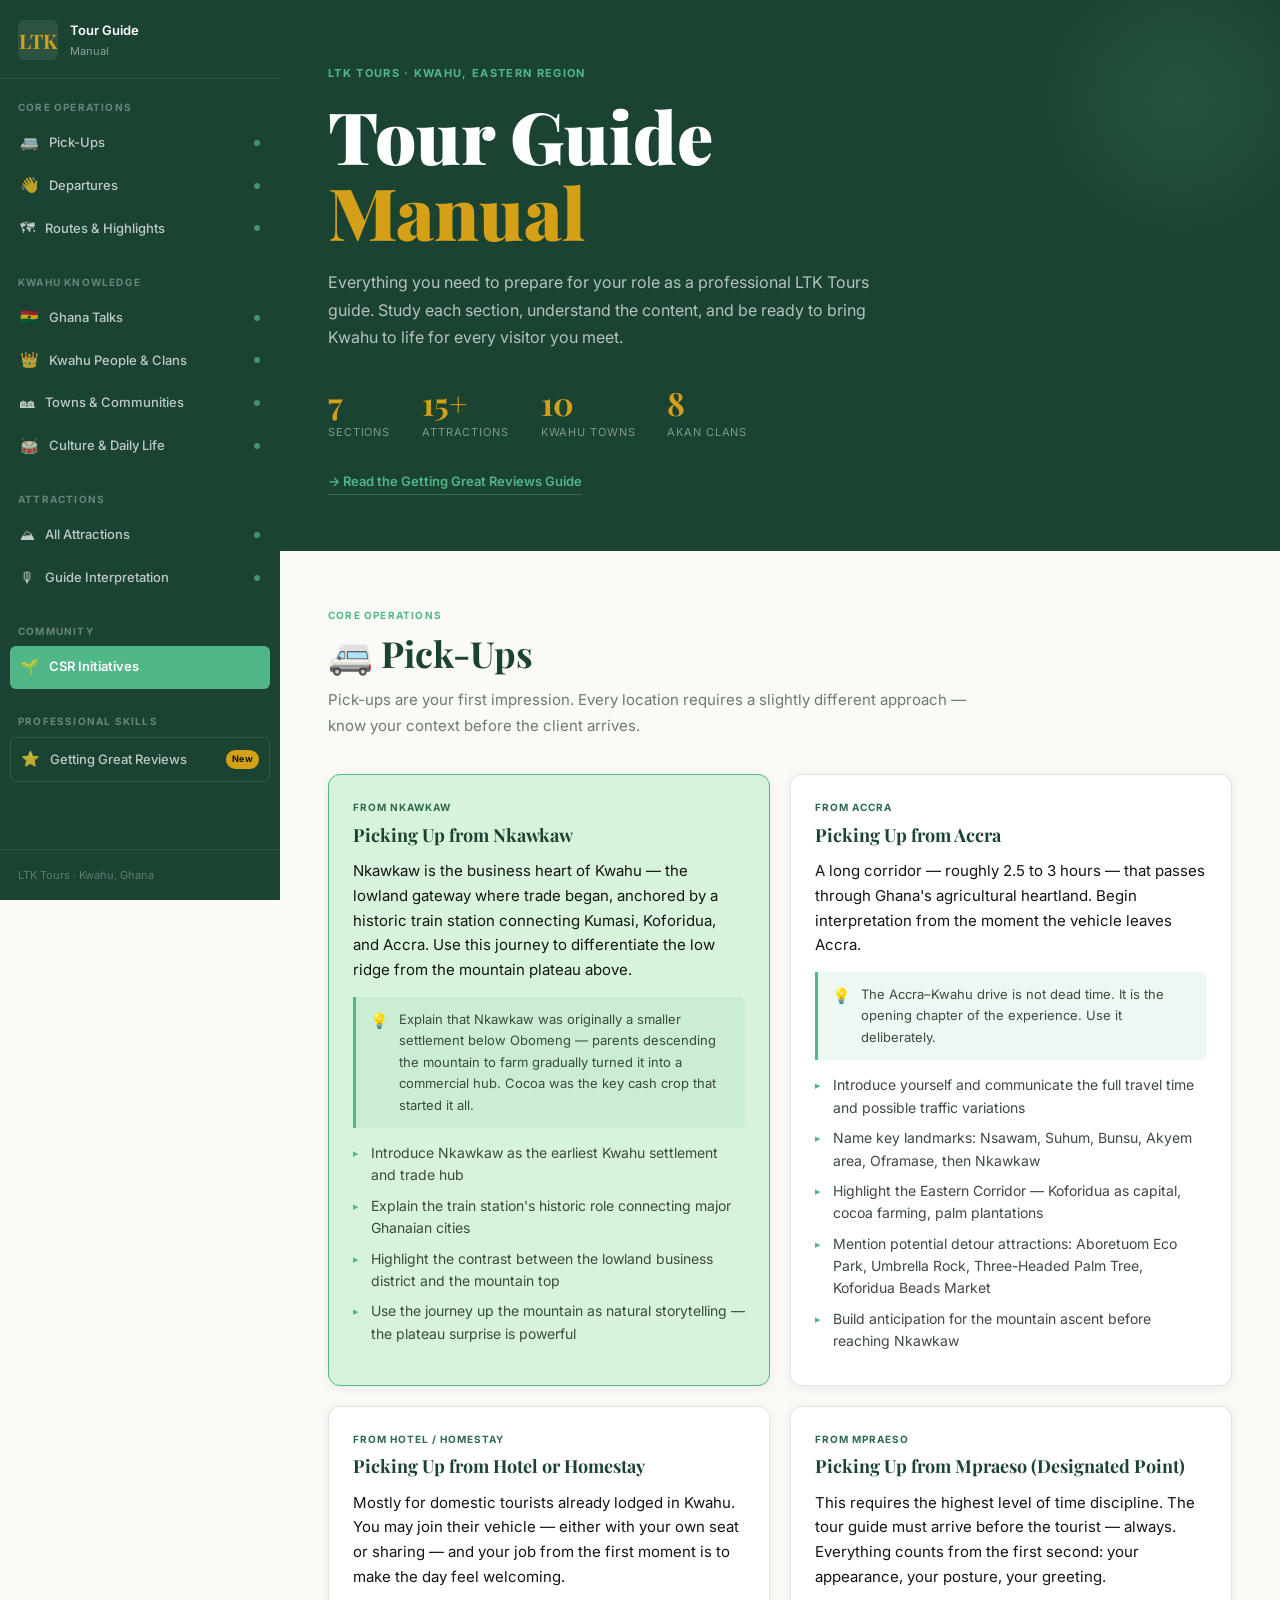
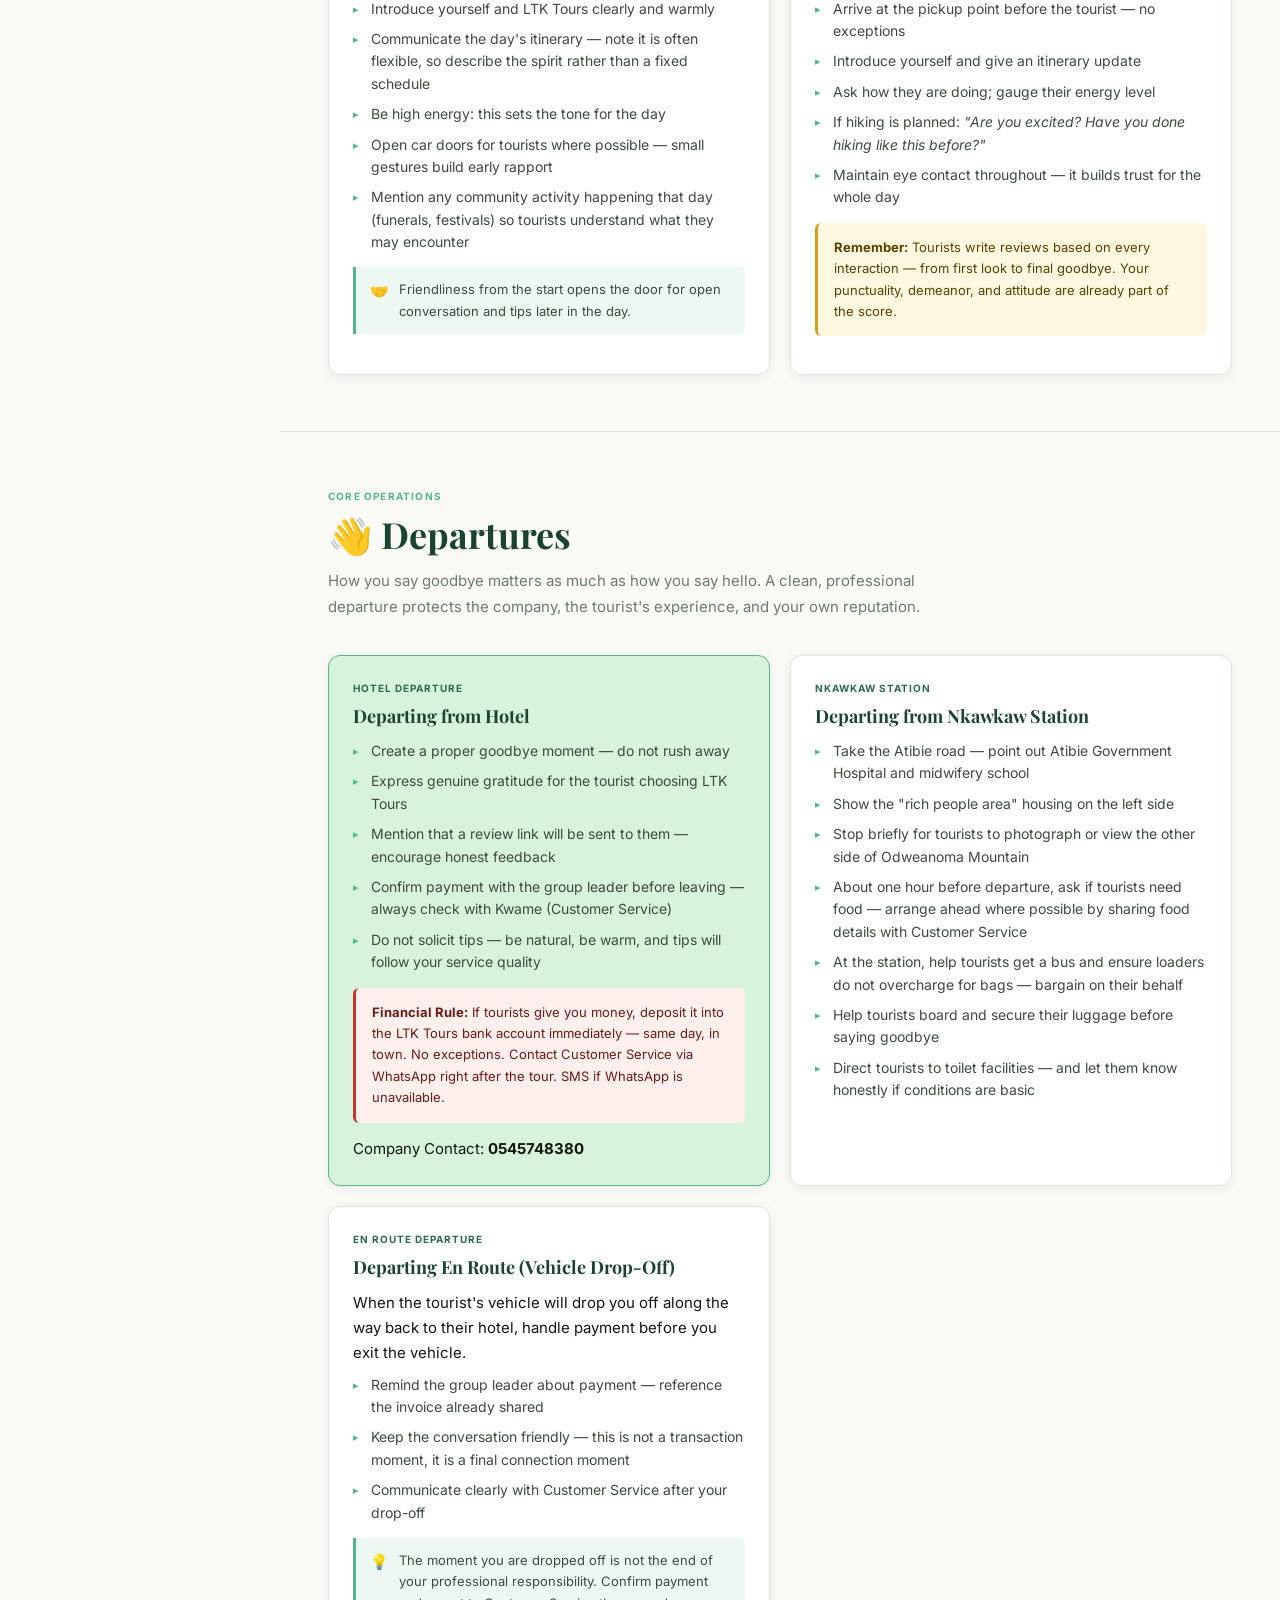
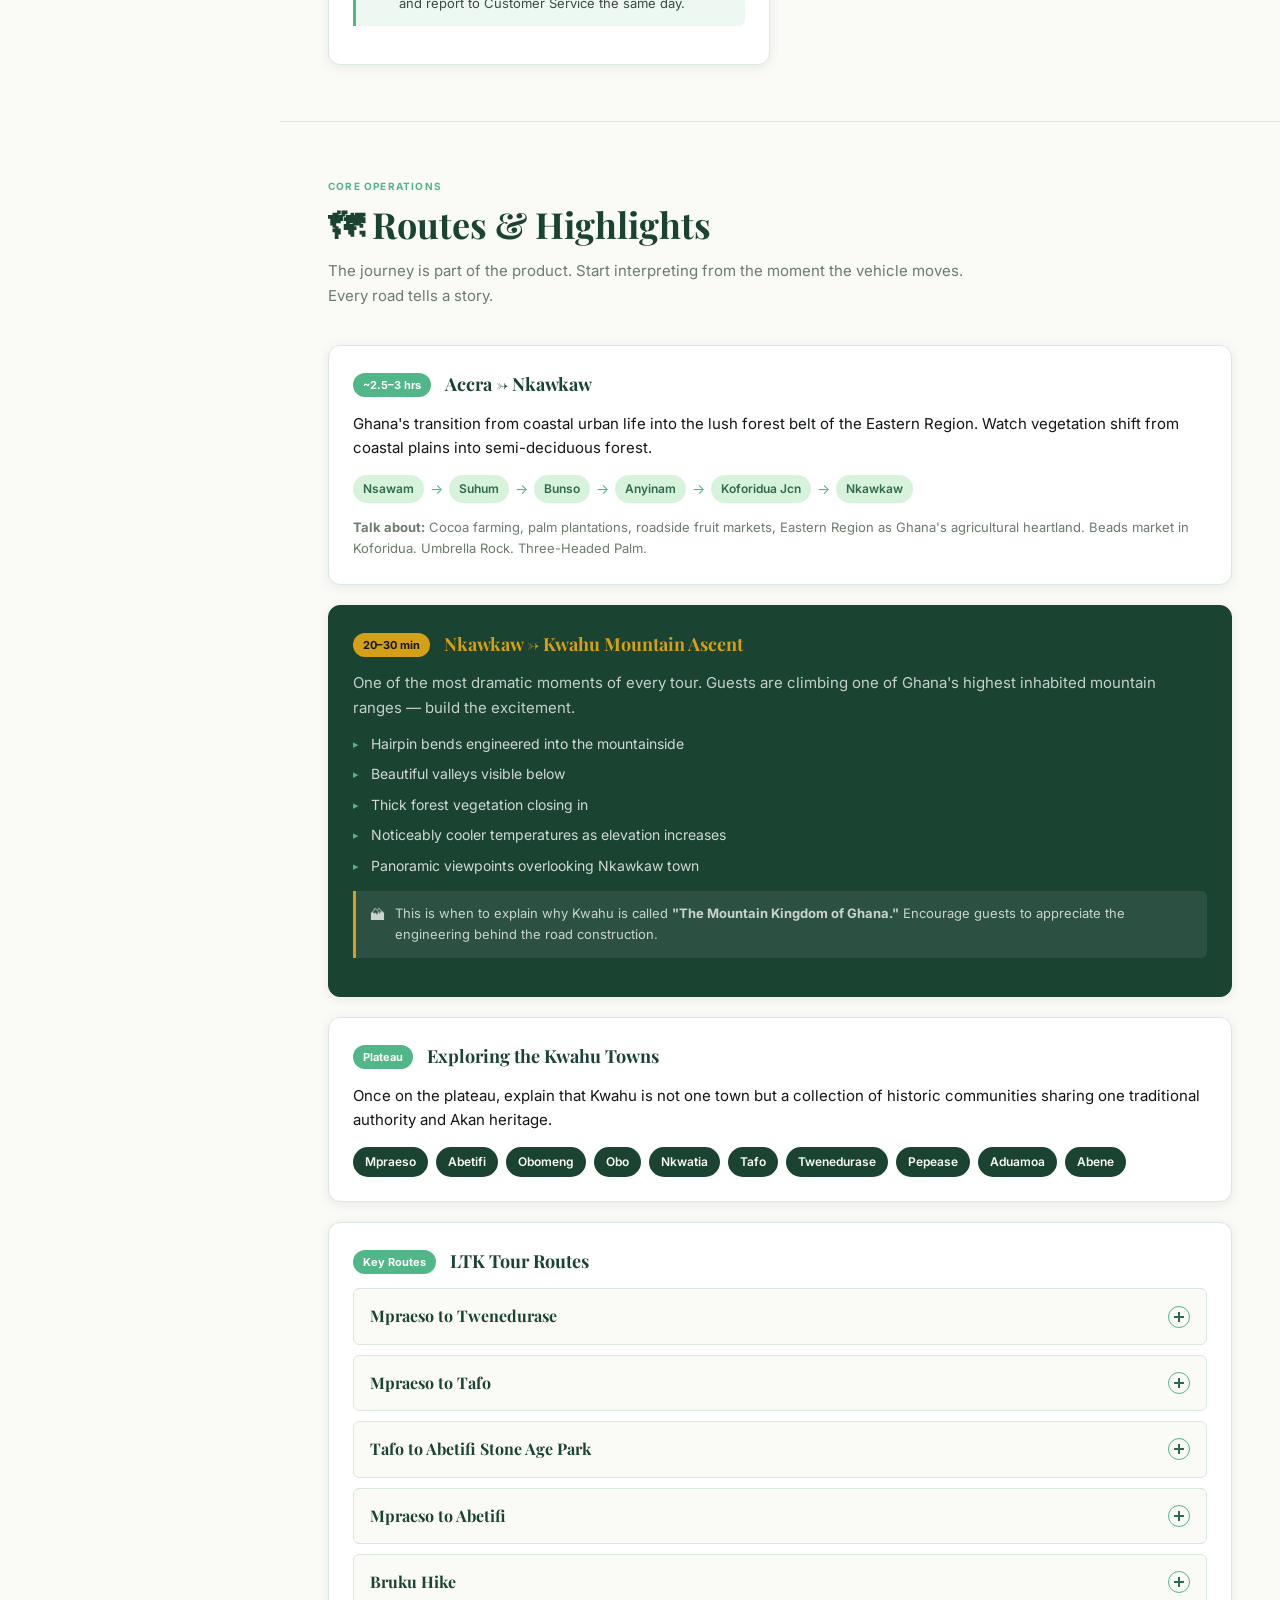
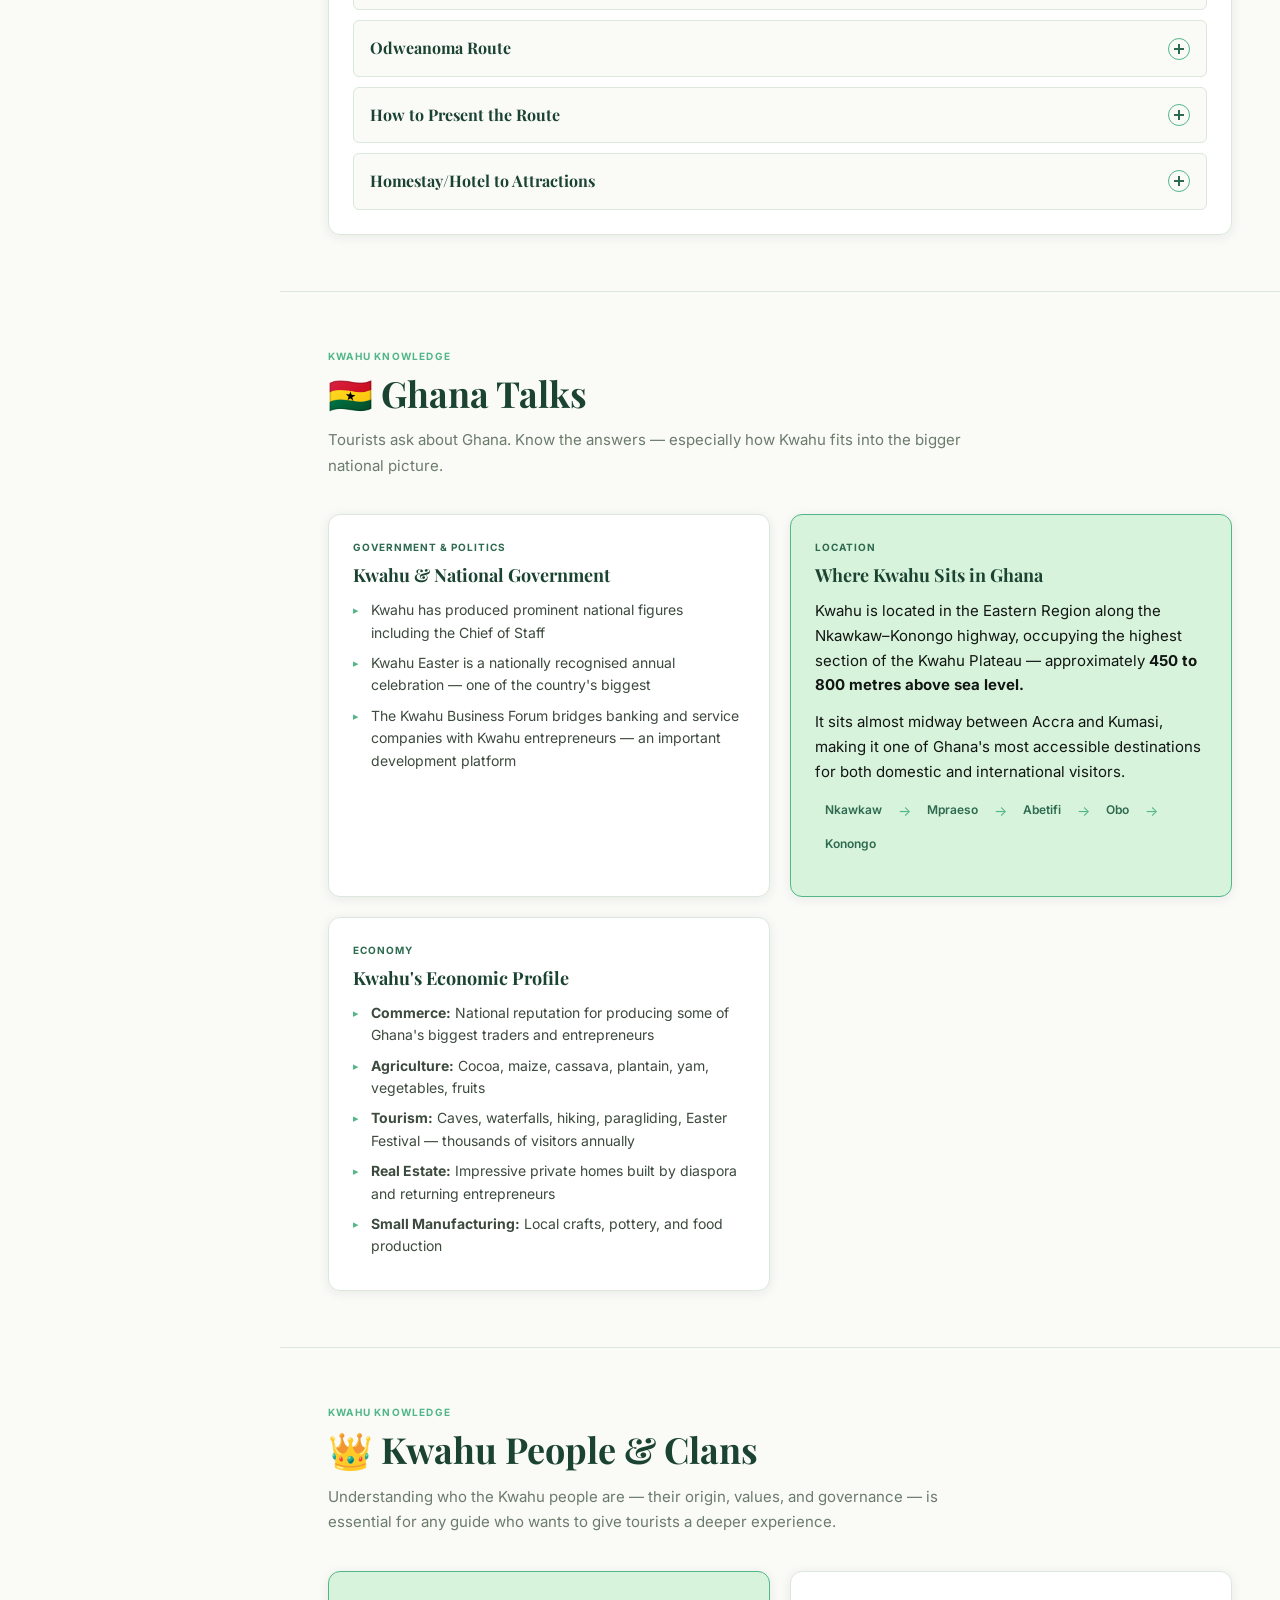
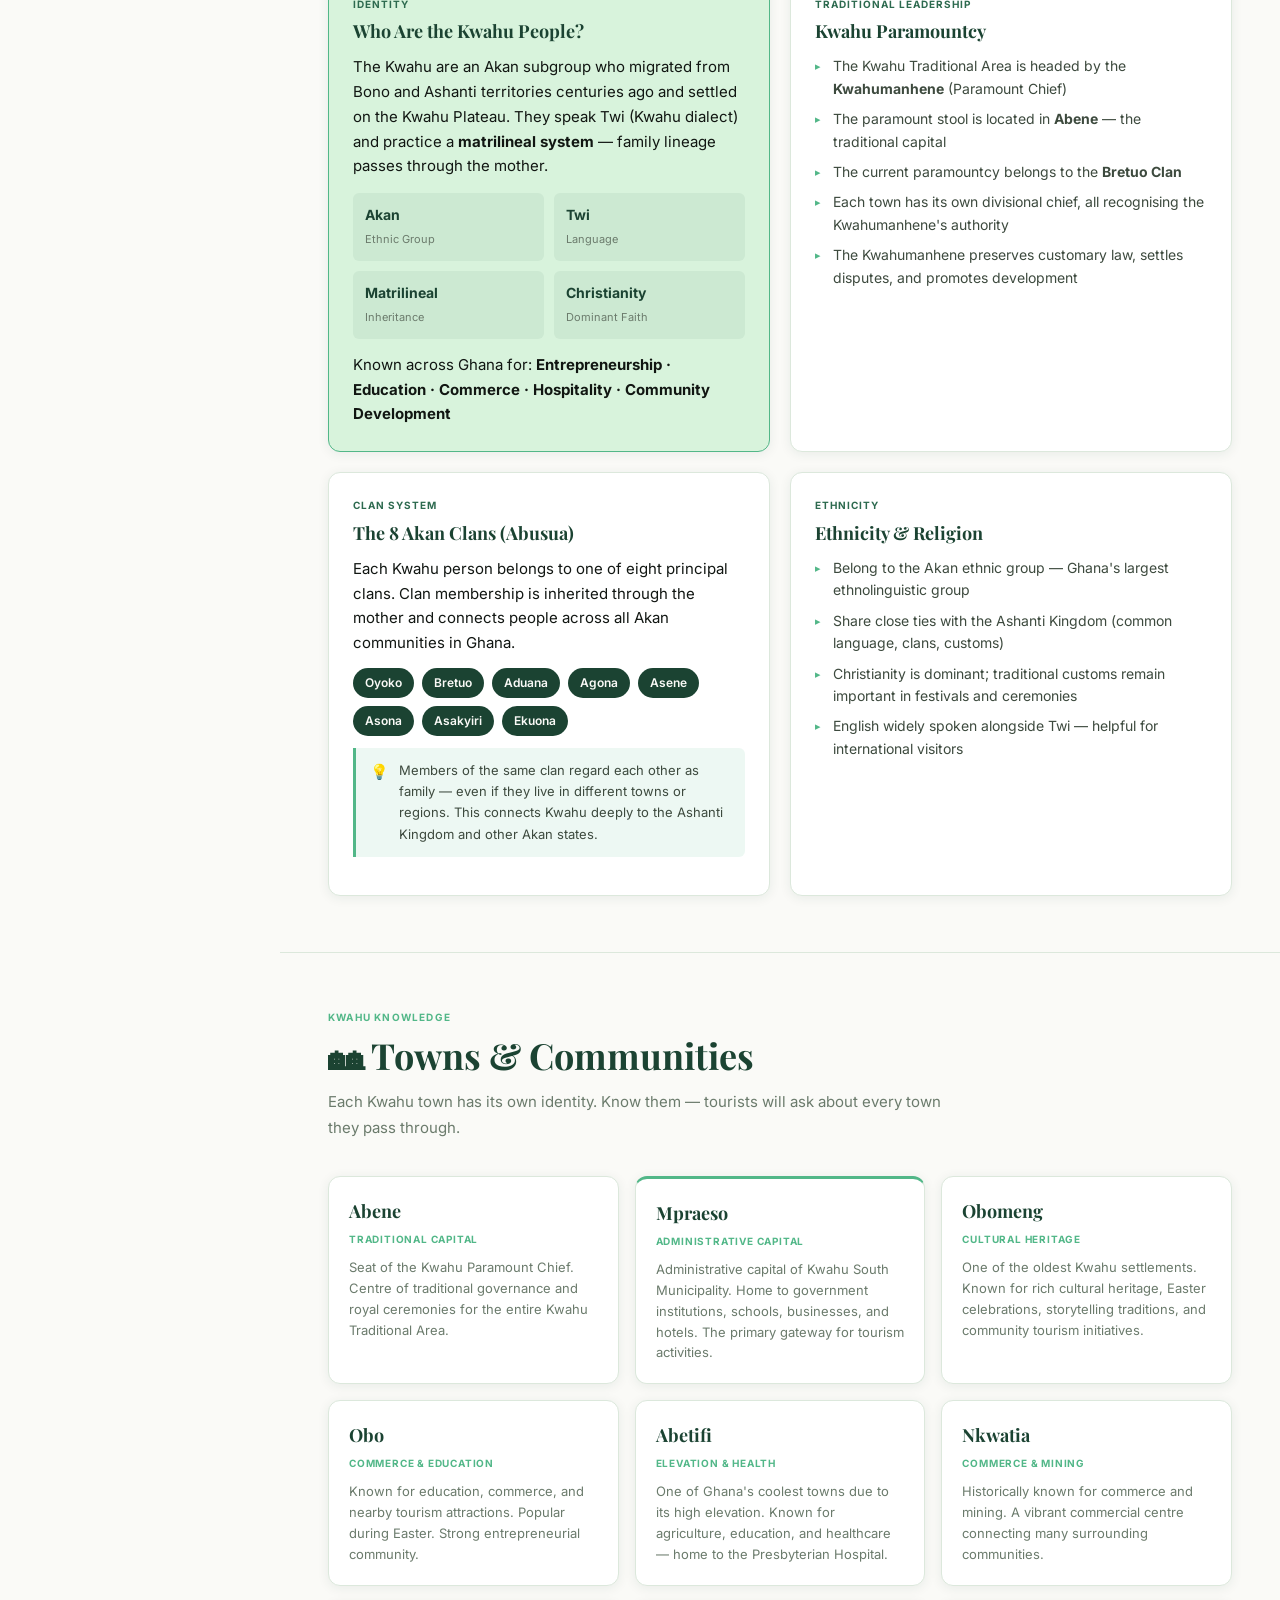
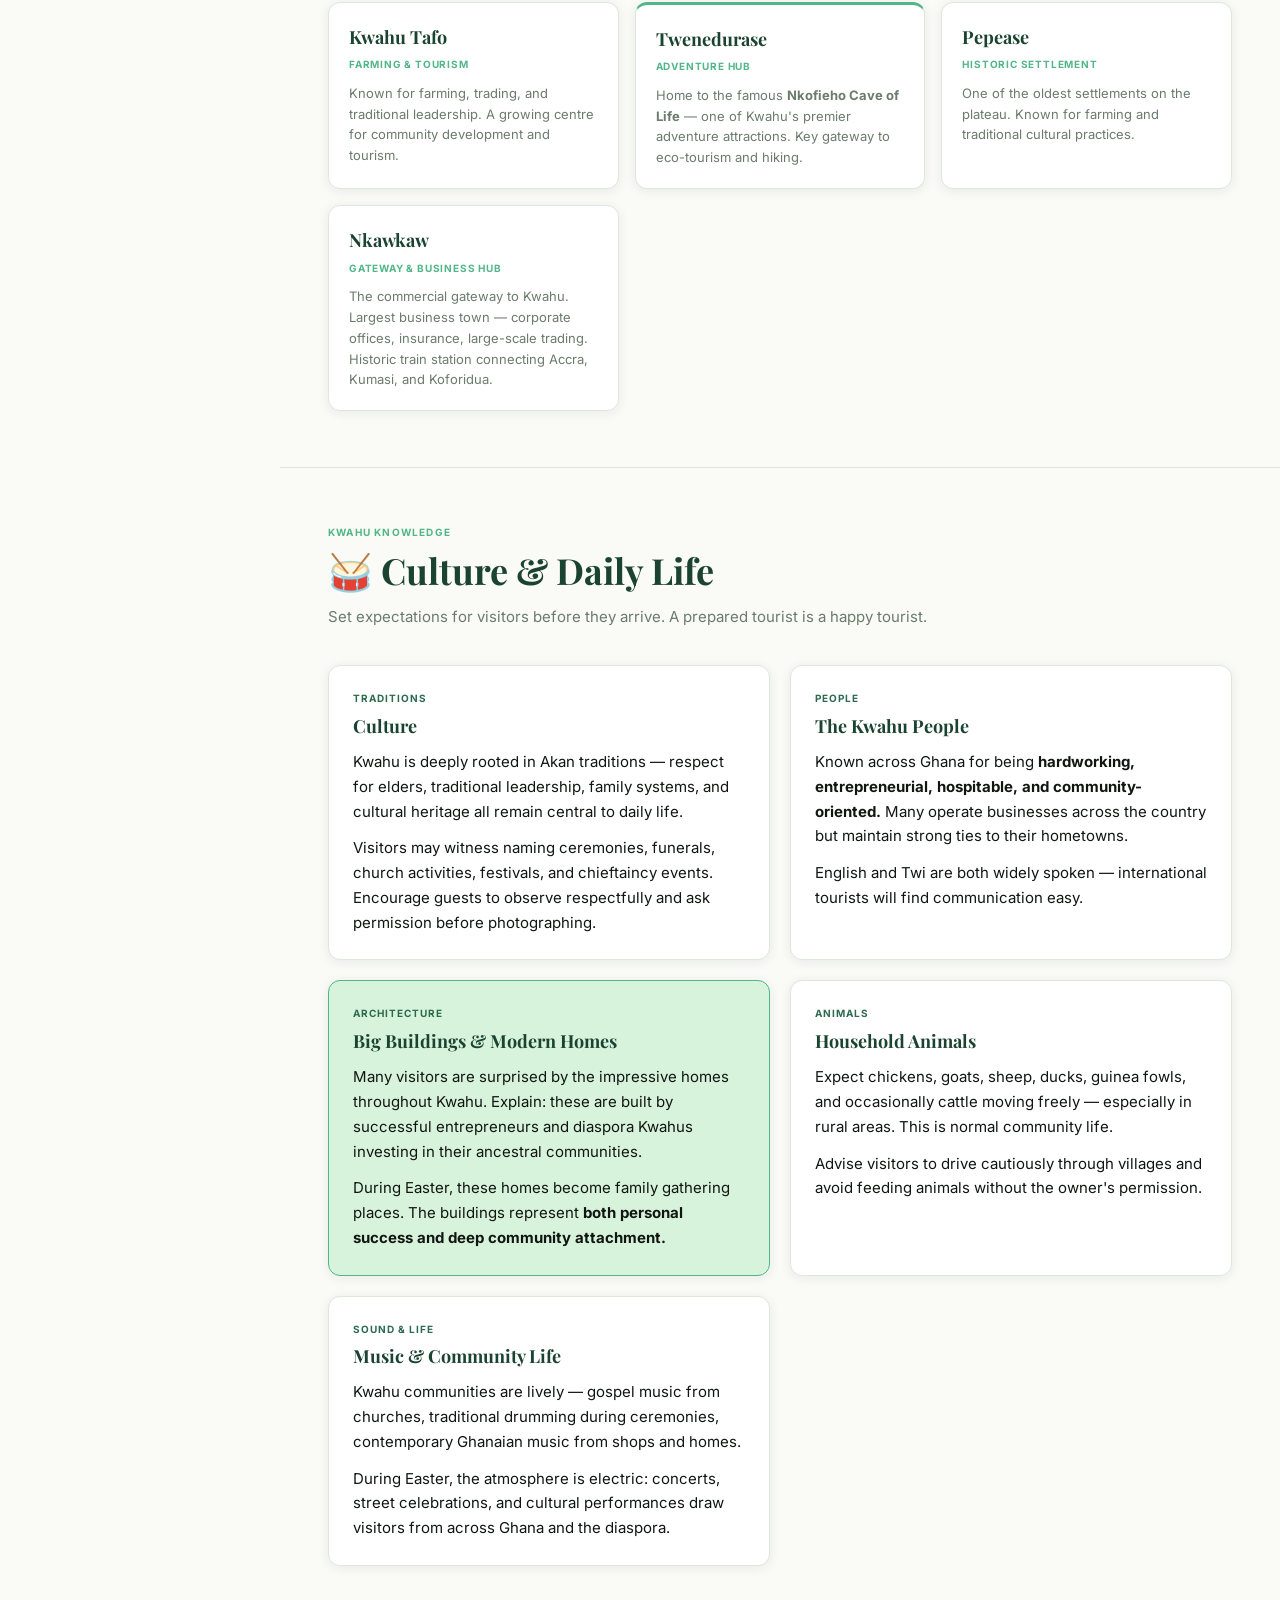
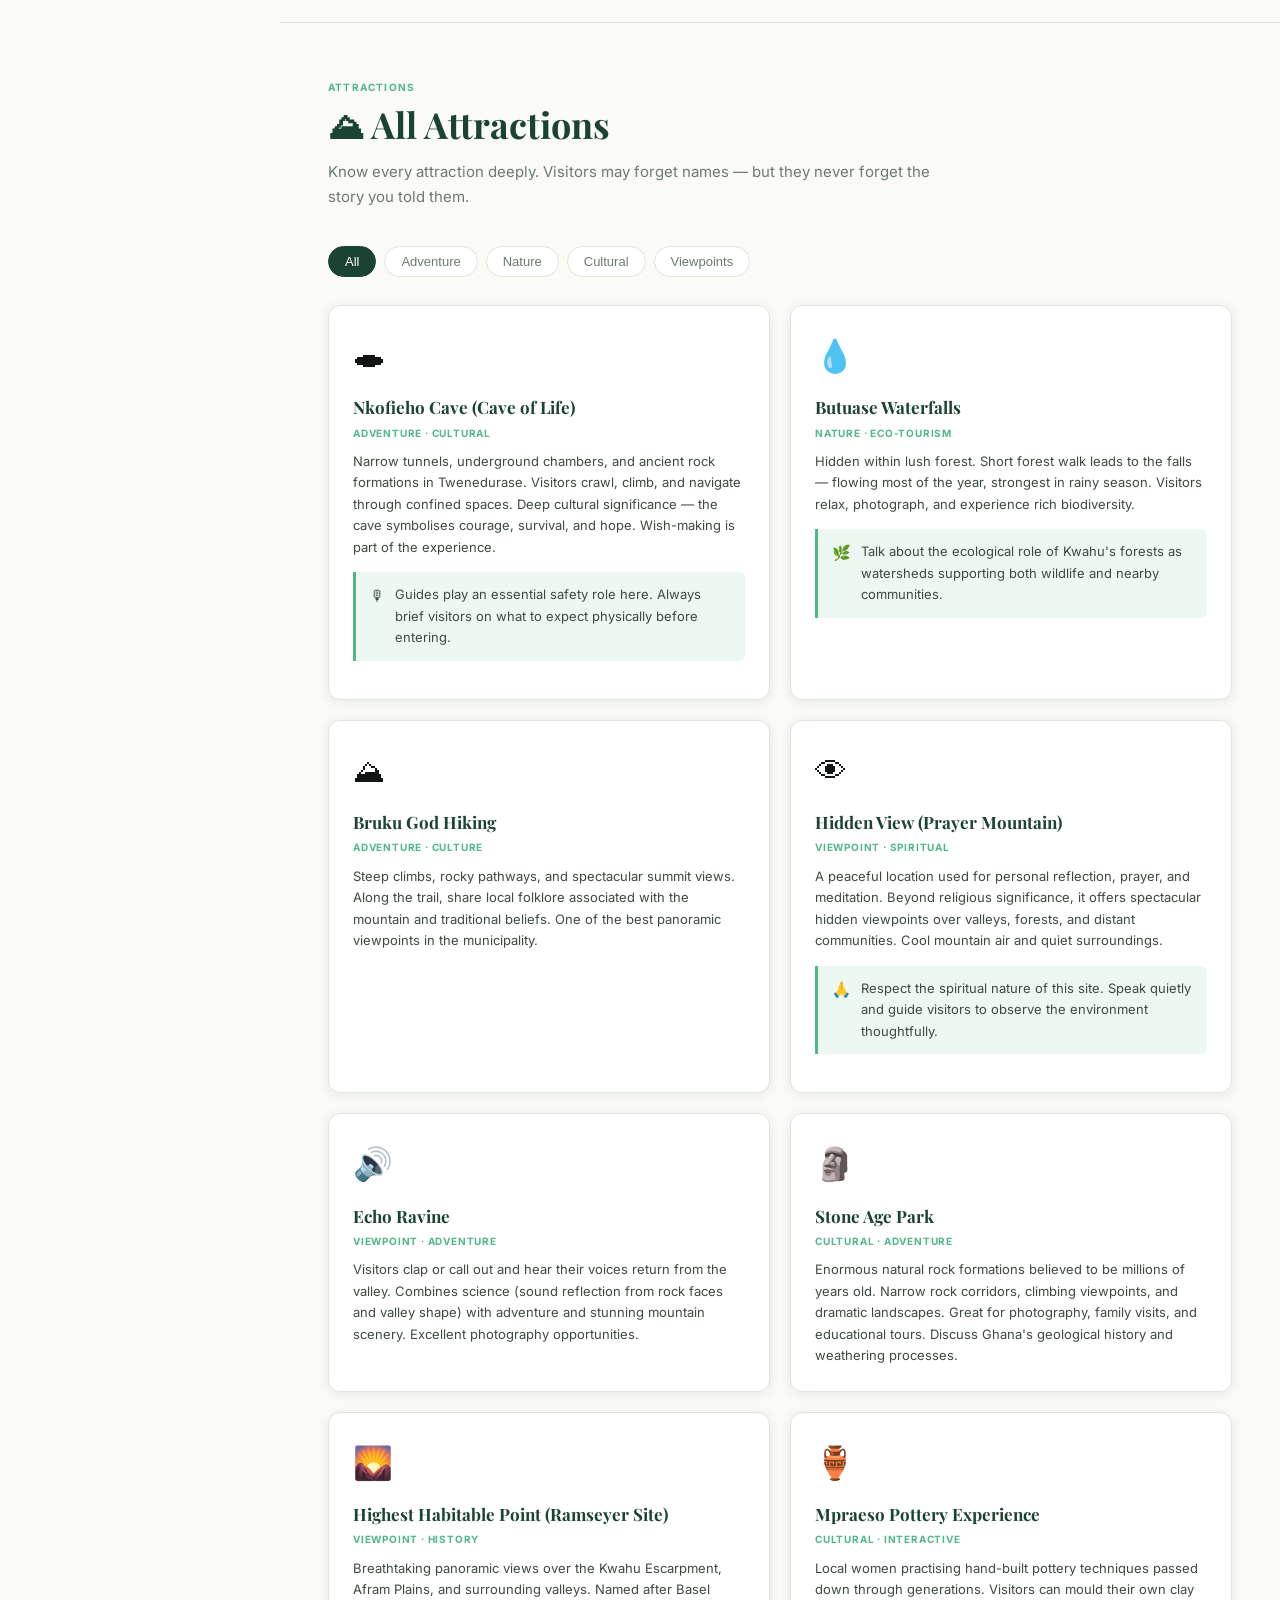
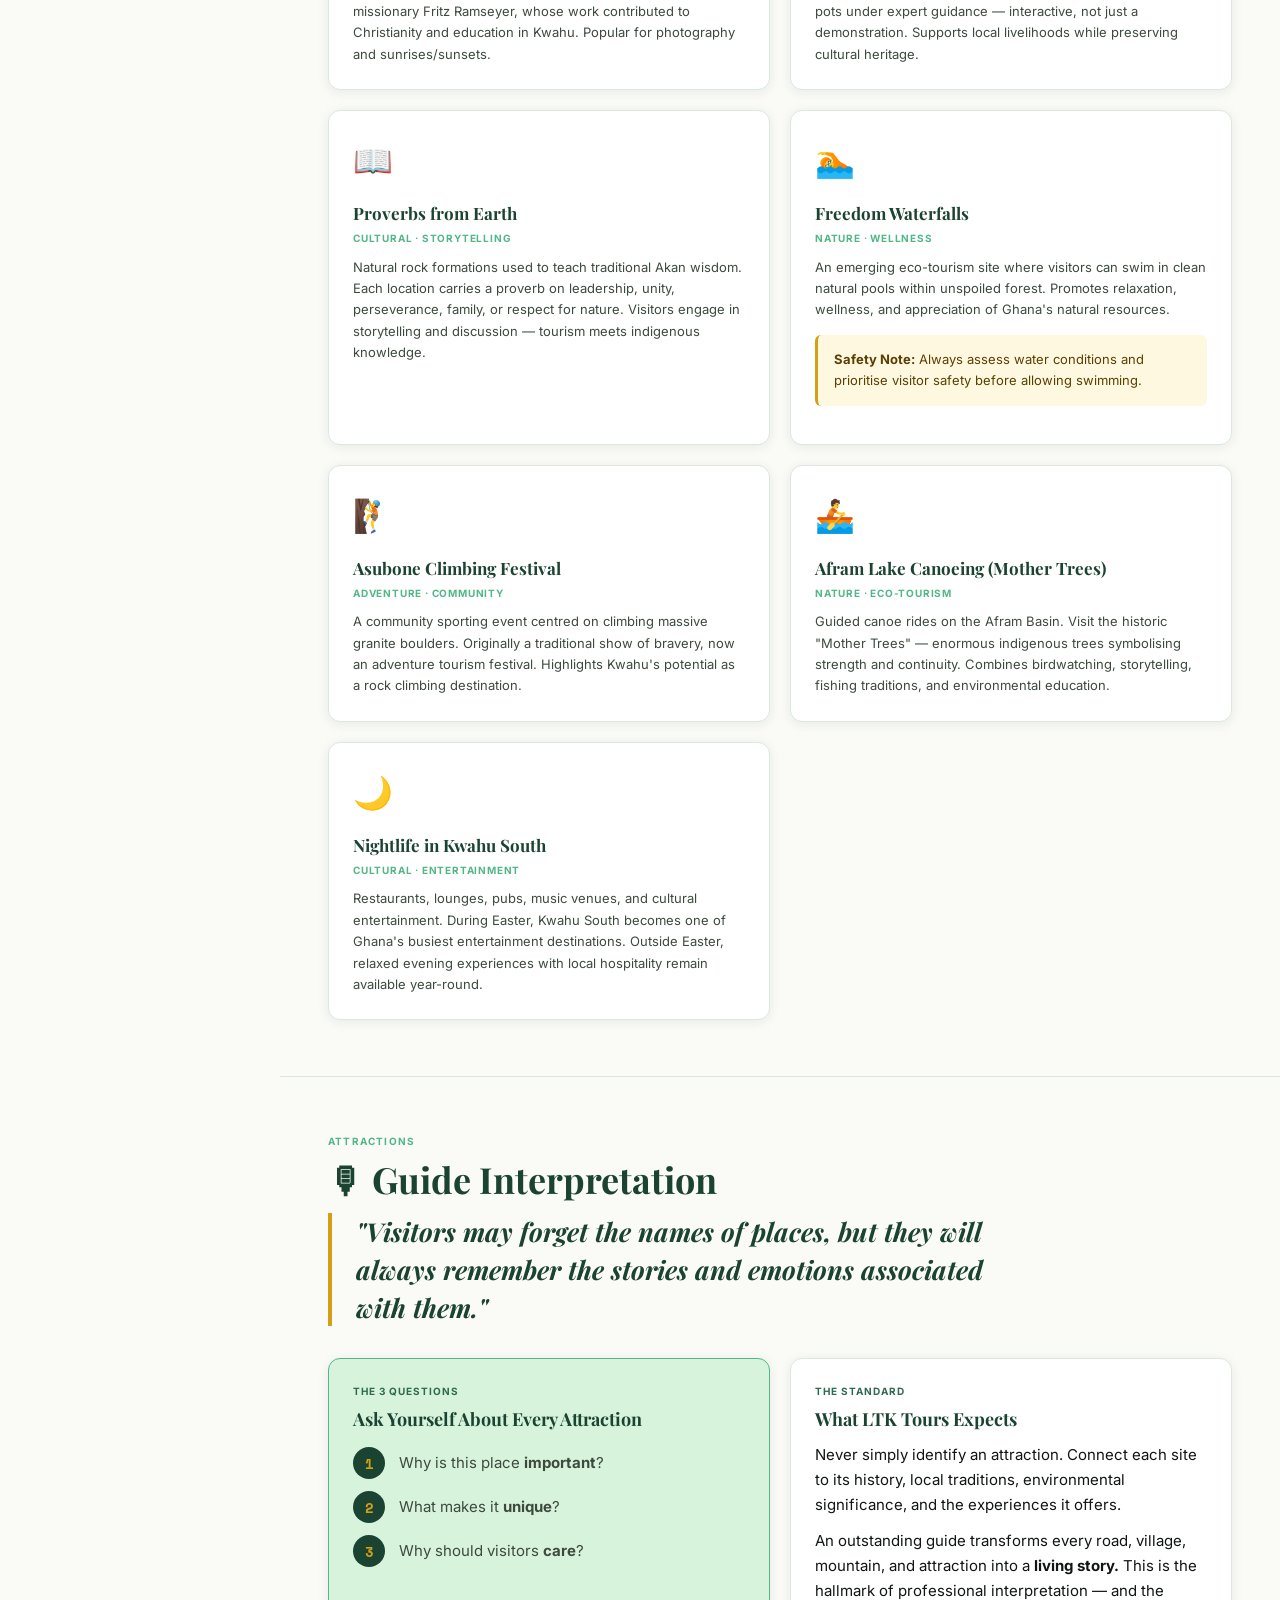
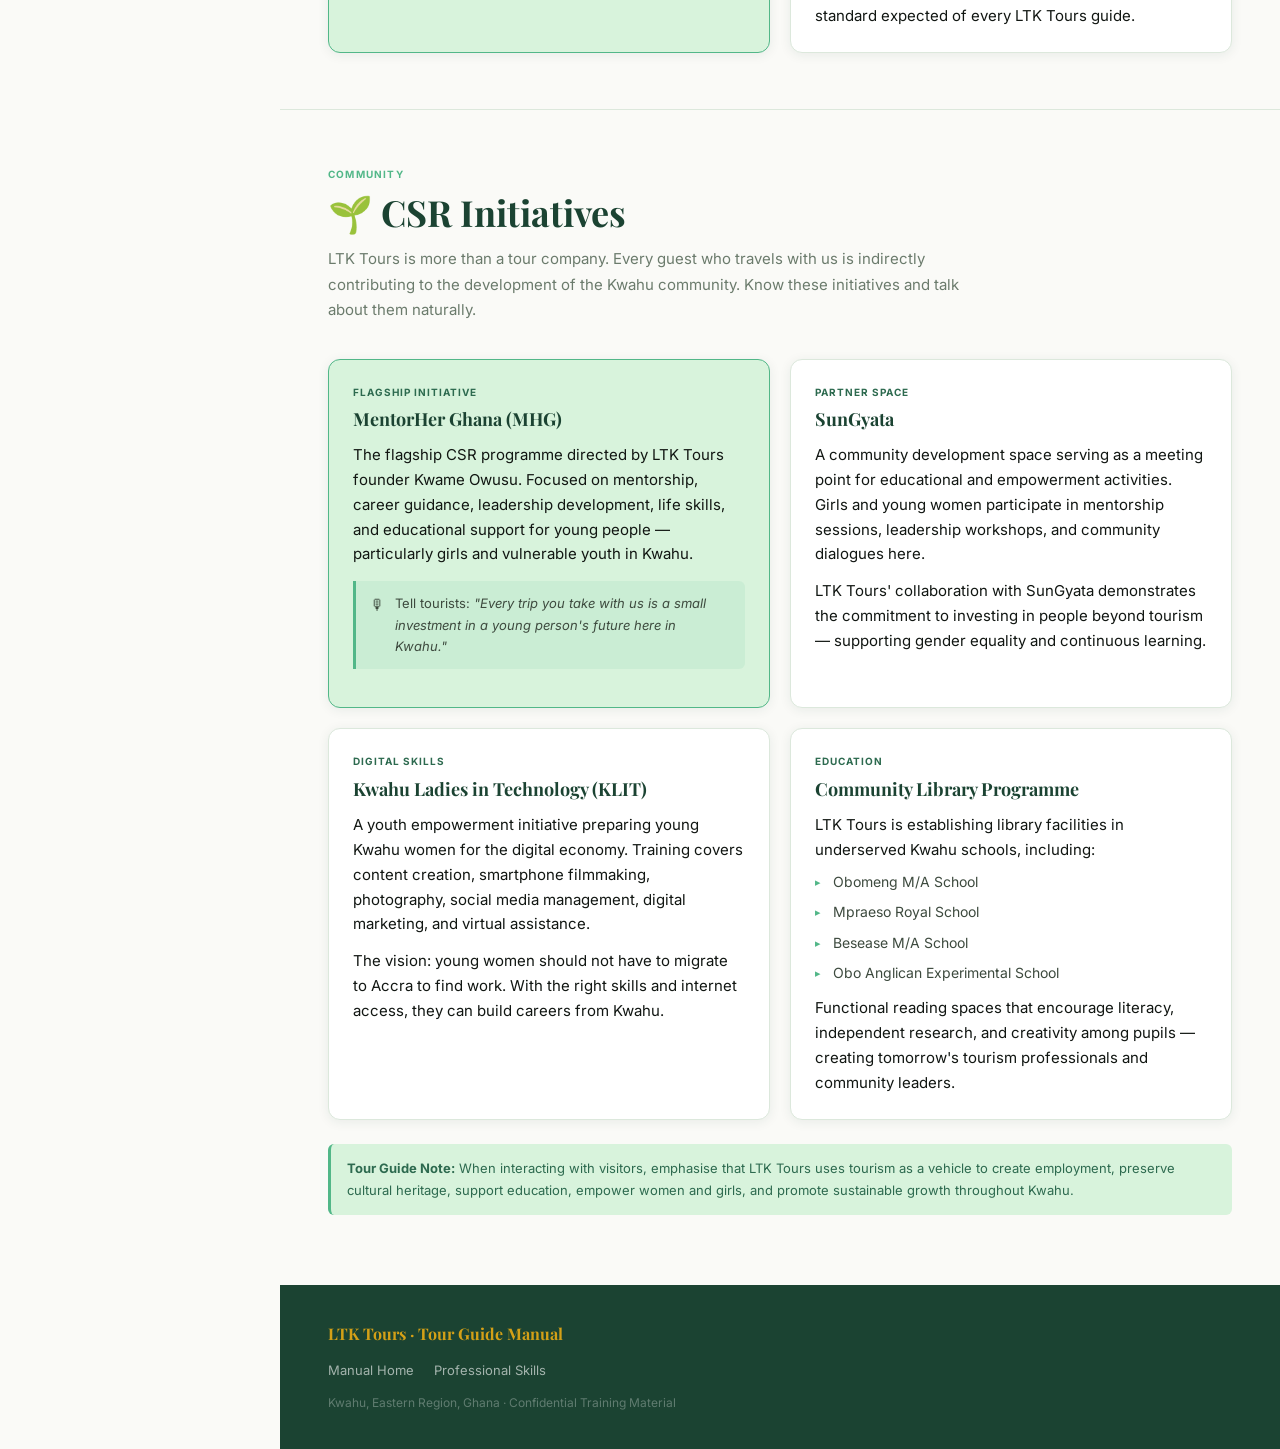
<file: index.html>
<!DOCTYPE html>
<html lang="en">
<head>
  <meta charset="UTF-8" />
  <meta name="viewport" content="width=device-width, initial-scale=1.0" />
  <title>Tour Guide Manual — LTK Tours</title>
  <link rel="icon" href="ltk-logo.jpg" type="image/jpeg" />
  <link rel="apple-touch-icon" href="ltk-logo.jpg" />
  <meta property="og:title" content="Tour Guide Manual — LTK Tours" />
  <meta property="og:description" content="Everything you need to prepare for your role as a professional LTK Tours guide in Kwahu, Ghana." />
  <meta property="og:image" content="ltk logo.jpg" />
  <meta property="og:type" content="website" />
  <meta name="twitter:card" content="summary_large_image" />
  <meta name="twitter:title" content="Tour Guide Manual — LTK Tours" />
  <meta name="twitter:description" content="Everything you need to prepare for your role as a professional LTK Tours guide in Kwahu, Ghana." />
  <meta name="twitter:image" content="ltk logo.jpg" />
  <link rel="stylesheet" href="style.css" />
  <link href="https://fonts.googleapis.com/css2?family=Playfair+Display:wght@700;900&family=Inter:wght@400;500;600&family=Space+Mono:wght@400;700&display=swap" rel="stylesheet" />
</head>
<body>

  <!-- ── SIDEBAR NAV ─────────────────────────────────────────────────────── -->
  <nav class="sidebar" id="sidebar">
    <div class="sidebar-header">
      <div class="logo-mark">LTK</div>
      <div class="logo-text">
        <span class="logo-title">Tour Guide</span>
        <span class="logo-sub">Manual</span>
      </div>
      <button class="sidebar-close" id="sidebarClose" aria-label="Close menu">✕</button>
    </div>

    <div class="nav-section-label">Core Operations</div>
    <ul class="nav-list">
      <li><a href="#pickups" class="nav-link active" data-section="pickups">
        <span class="nav-icon">🚐</span> Pick-Ups
      </a></li>
      <li><a href="#departures" class="nav-link" data-section="departures">
        <span class="nav-icon">👋</span> Departures
      </a></li>
      <li><a href="#routes" class="nav-link" data-section="routes">
        <span class="nav-icon">🗺</span> Routes & Highlights
      </a></li>
    </ul>

    <div class="nav-section-label">Kwahu Knowledge</div>
    <ul class="nav-list">
      <li><a href="#ghana-talks" class="nav-link" data-section="ghana-talks">
        <span class="nav-icon">🇬🇭</span> Ghana Talks
      </a></li>
      <li><a href="#kwahu-people" class="nav-link" data-section="kwahu-people">
        <span class="nav-icon">👑</span> Kwahu People & Clans
      </a></li>
      <li><a href="#communities" class="nav-link" data-section="communities">
        <span class="nav-icon">🏘</span> Towns & Communities
      </a></li>
      <li><a href="#culture" class="nav-link" data-section="culture">
        <span class="nav-icon">🥁</span> Culture & Daily Life
      </a></li>
    </ul>

    <div class="nav-section-label">Attractions</div>
    <ul class="nav-list">
      <li><a href="#attractions" class="nav-link" data-section="attractions">
        <span class="nav-icon">⛰</span> All Attractions
      </a></li>
      <li><a href="#interpretation" class="nav-link" data-section="interpretation">
        <span class="nav-icon">🎙</span> Guide Interpretation
      </a></li>
    </ul>

    <div class="nav-section-label">Community</div>
    <ul class="nav-list">
      <li><a href="#csr" class="nav-link" data-section="csr">
        <span class="nav-icon">🌱</span> CSR Initiatives
      </a></li>
    </ul>

    <div class="nav-section-label">Professional Skills</div>
    <ul class="nav-list">
      <li><a href="professional.html" class="nav-link nav-link-page">
        <span class="nav-icon">⭐</span> Getting Great Reviews
        <span class="nav-badge">New</span>
      </a></li>
    </ul>

    <div class="sidebar-footer">
      <div class="sidebar-footer-text">LTK Tours · Kwahu, Ghana</div>
    </div>
  </nav>

  <!-- ── MOBILE TOP BAR ─────────────────────────────────────────────────── -->
  <header class="topbar">
    <button class="hamburger" id="hamburger" aria-label="Open menu">
      <span></span><span></span><span></span>
    </button>
    <div class="topbar-title">Tour Guide Manual</div>
    <a href="professional.html" class="topbar-cta">⭐ Reviews Guide</a>
  </header>

  <!-- ── OVERLAY ────────────────────────────────────────────────────────── -->
  <div class="overlay" id="overlay"></div>

  <!-- ── MAIN CONTENT ───────────────────────────────────────────────────── -->
  <main class="main" id="main">

    <!-- HERO -->
    <section class="hero">
      <div class="hero-eyebrow">LTK Tours · Kwahu, Eastern Region</div>
      <h1 class="hero-title">Tour Guide<br><em>Manual</em></h1>
      <p class="hero-sub">Everything you need to prepare for your role as a professional LTK Tours guide. Study each section, understand the content, and be ready to bring Kwahu to life for every visitor you meet.</p>
      <div class="hero-stats">
        <div class="stat"><span class="stat-num">7</span><span class="stat-label">Sections</span></div>
        <div class="stat"><span class="stat-num">15+</span><span class="stat-label">Attractions</span></div>
        <div class="stat"><span class="stat-num">10</span><span class="stat-label">Kwahu Towns</span></div>
        <div class="stat"><span class="stat-num">8</span><span class="stat-label">Akan Clans</span></div>
      </div>
      <a href="professional.html" class="hero-cta-secondary">→ Read the Getting Great Reviews Guide</a>
    </section>

    <!-- ── PICK-UPS ──────────────────────────────────────────────────────── -->
    <section class="content-section" id="pickups">
      <div class="section-label">Core Operations</div>
      <h2 class="section-title">🚐 Pick-Ups</h2>
      <p class="section-intro">Pick-ups are your first impression. Every location requires a slightly different approach — know your context before the client arrives.</p>

      <div class="card-grid">

        <div class="card card--accent">
          <div class="card-tag">From Nkawkaw</div>
          <h3 class="card-title">Picking Up from Nkawkaw</h3>
          <p>Nkawkaw is the business heart of Kwahu — the lowland gateway where trade began, anchored by a historic train station connecting Kumasi, Koforidua, and Accra. Use this journey to differentiate the low ridge from the mountain plateau above.</p>
          <div class="tip-box">
            <span class="tip-icon">💡</span>
            <p>Explain that Nkawkaw was originally a smaller settlement below Obomeng — parents descending the mountain to farm gradually turned it into a commercial hub. Cocoa was the key cash crop that started it all.</p>
          </div>
          <ul class="content-list">
            <li>Introduce Nkawkaw as the earliest Kwahu settlement and trade hub</li>
            <li>Explain the train station's historic role connecting major Ghanaian cities</li>
            <li>Highlight the contrast between the lowland business district and the mountain top</li>
            <li>Use the journey up the mountain as natural storytelling — the plateau surprise is powerful</li>
          </ul>
        </div>

        <div class="card">
          <div class="card-tag">From Accra</div>
          <h3 class="card-title">Picking Up from Accra</h3>
          <p>A long corridor — roughly 2.5 to 3 hours — that passes through Ghana's agricultural heartland. Begin interpretation from the moment the vehicle leaves Accra.</p>
          <div class="tip-box">
            <span class="tip-icon">💡</span>
            <p>The Accra–Kwahu drive is not dead time. It is the opening chapter of the experience. Use it deliberately.</p>
          </div>
          <ul class="content-list">
            <li>Introduce yourself and communicate the full travel time and possible traffic variations</li>
            <li>Name key landmarks: Nsawam, Suhum, Bunsu, Akyem area, Oframase, then Nkawkaw</li>
            <li>Highlight the Eastern Corridor — Koforidua as capital, cocoa farming, palm plantations</li>
            <li>Mention potential detour attractions: Aboretuom Eco Park, Umbrella Rock, Three-Headed Palm Tree, Koforidua Beads Market</li>
            <li>Build anticipation for the mountain ascent before reaching Nkawkaw</li>
          </ul>
        </div>

        <div class="card">
          <div class="card-tag">From Hotel / Homestay</div>
          <h3 class="card-title">Picking Up from Hotel or Homestay</h3>
          <p>Mostly for domestic tourists already lodged in Kwahu. You may join their vehicle — either with your own seat or sharing — and your job from the first moment is to make the day feel welcoming.</p>
          <ul class="content-list">
            <li>Introduce yourself and LTK Tours clearly and warmly</li>
            <li>Communicate the day's itinerary — note it is often flexible, so describe the spirit rather than a fixed schedule</li>
            <li>Be high energy: this sets the tone for the day</li>
            <li>Open car doors for tourists where possible — small gestures build early rapport</li>
            <li>Mention any community activity happening that day (funerals, festivals) so tourists understand what they may encounter</li>
          </ul>
          <div class="tip-box">
            <span class="tip-icon">🤝</span>
            <p>Friendliness from the start opens the door for open conversation and tips later in the day.</p>
          </div>
        </div>

        <div class="card">
          <div class="card-tag">From Mpraeso</div>
          <h3 class="card-title">Picking Up from Mpraeso (Designated Point)</h3>
          <p>This requires the highest level of time discipline. The tour guide must arrive before the tourist — always. Everything counts from the first second: your appearance, your posture, your greeting.</p>
          <ul class="content-list">
            <li>Arrive at the pickup point before the tourist — no exceptions</li>
            <li>Introduce yourself and give an itinerary update</li>
            <li>Ask how they are doing; gauge their energy level</li>
            <li>If hiking is planned: <em>"Are you excited? Have you done hiking like this before?"</em></li>
            <li>Maintain eye contact throughout — it builds trust for the whole day</li>
          </ul>
          <div class="callout callout--gold">
            <strong>Remember:</strong> Tourists write reviews based on every interaction — from first look to final goodbye. Your punctuality, demeanor, and attitude are already part of the score.
          </div>
        </div>

      </div>
    </section>

    <!-- ── DEPARTURES ────────────────────────────────────────────────────── -->
    <section class="content-section" id="departures">
      <div class="section-label">Core Operations</div>
      <h2 class="section-title">👋 Departures</h2>
      <p class="section-intro">How you say goodbye matters as much as how you say hello. A clean, professional departure protects the company, the tourist's experience, and your own reputation.</p>

      <div class="card-grid">

        <div class="card card--accent">
          <div class="card-tag">Hotel Departure</div>
          <h3 class="card-title">Departing from Hotel</h3>
          <ul class="content-list">
            <li>Create a proper goodbye moment — do not rush away</li>
            <li>Express genuine gratitude for the tourist choosing LTK Tours</li>
            <li>Mention that a review link will be sent to them — encourage honest feedback</li>
            <li>Confirm payment with the group leader before leaving — always check with Kwame (Customer Service)</li>
            <li>Do not solicit tips — be natural, be warm, and tips will follow your service quality</li>
          </ul>
          <div class="callout callout--red">
            <strong>Financial Rule:</strong> If tourists give you money, deposit it into the LTK Tours bank account immediately — same day, in town. No exceptions. Contact Customer Service via WhatsApp right after the tour. SMS if WhatsApp is unavailable.
          </div>
          <p class="mt-1">Company Contact: <strong>0545748380</strong></p>
        </div>

        <div class="card">
          <div class="card-tag">Nkawkaw Station</div>
          <h3 class="card-title">Departing from Nkawkaw Station</h3>
          <ul class="content-list">
            <li>Take the Atibie road — point out Atibie Government Hospital and midwifery school</li>
            <li>Show the "rich people area" housing on the left side</li>
            <li>Stop briefly for tourists to photograph or view the other side of Odweanoma Mountain</li>
            <li>About one hour before departure, ask if tourists need food — arrange ahead where possible by sharing food details with Customer Service</li>
            <li>At the station, help tourists get a bus and ensure loaders do not overcharge for bags — bargain on their behalf</li>
            <li>Help tourists board and secure their luggage before saying goodbye</li>
            <li>Direct tourists to toilet facilities — and let them know honestly if conditions are basic</li>
          </ul>
        </div>

        <div class="card">
          <div class="card-tag">En Route Departure</div>
          <h3 class="card-title">Departing En Route (Vehicle Drop-Off)</h3>
          <p>When the tourist's vehicle will drop you off along the way back to their hotel, handle payment before you exit the vehicle.</p>
          <ul class="content-list">
            <li>Remind the group leader about payment — reference the invoice already shared</li>
            <li>Keep the conversation friendly — this is not a transaction moment, it is a final connection moment</li>
            <li>Communicate clearly with Customer Service after your drop-off</li>
          </ul>
          <div class="tip-box">
            <span class="tip-icon">💡</span>
            <p>The moment you are dropped off is not the end of your professional responsibility. Confirm payment and report to Customer Service the same day.</p>
          </div>
        </div>

      </div>
    </section>

    <!-- ── ROUTES ────────────────────────────────────────────────────────── -->
    <section class="content-section" id="routes">
      <div class="section-label">Core Operations</div>
      <h2 class="section-title">🗺 Routes & Highlights</h2>
      <p class="section-intro">The journey is part of the product. Start interpreting from the moment the vehicle moves. Every road tells a story.</p>

      <div class="route-list">

        <div class="route-card">
          <div class="route-header">
            <div class="route-duration">~2.5–3 hrs</div>
            <h3 class="route-name">Accra → Nkawkaw</h3>
          </div>
          <p>Ghana's transition from coastal urban life into the lush forest belt of the Eastern Region. Watch vegetation shift from coastal plains into semi-deciduous forest.</p>
          <div class="route-stops">
            <span class="stop">Nsawam</span>
            <span class="stop-arrow">→</span>
            <span class="stop">Suhum</span>
            <span class="stop-arrow">→</span>
            <span class="stop">Bunso</span>
            <span class="stop-arrow">→</span>
            <span class="stop">Anyinam</span>
            <span class="stop-arrow">→</span>
            <span class="stop">Koforidua Jcn</span>
            <span class="stop-arrow">→</span>
            <span class="stop">Nkawkaw</span>
          </div>
          <p class="route-talk"><strong>Talk about:</strong> Cocoa farming, palm plantations, roadside fruit markets, Eastern Region as Ghana's agricultural heartland. Beads market in Koforidua. Umbrella Rock. Three-Headed Palm.</p>
        </div>

        <div class="route-card route-card--highlight">
          <div class="route-header">
            <div class="route-duration">20–30 min</div>
            <h3 class="route-name">Nkawkaw → Kwahu Mountain Ascent</h3>
          </div>
          <p>One of the most dramatic moments of every tour. Guests are climbing one of Ghana's highest inhabited mountain ranges — build the excitement.</p>
          <ul class="content-list mt-1">
            <li>Hairpin bends engineered into the mountainside</li>
            <li>Beautiful valleys visible below</li>
            <li>Thick forest vegetation closing in</li>
            <li>Noticeably cooler temperatures as elevation increases</li>
            <li>Panoramic viewpoints overlooking Nkawkaw town</li>
          </ul>
          <div class="tip-box">
            <span class="tip-icon">🏔</span>
            <p>This is when to explain why Kwahu is called <strong>"The Mountain Kingdom of Ghana."</strong> Encourage guests to appreciate the engineering behind the road construction.</p>
          </div>
        </div>

        <div class="route-card">
          <div class="route-header">
            <div class="route-duration">Plateau</div>
            <h3 class="route-name">Exploring the Kwahu Towns</h3>
          </div>
          <p>Once on the plateau, explain that Kwahu is not one town but a collection of historic communities sharing one traditional authority and Akan heritage.</p>
          <div class="towns-grid">
            <span class="town-tag">Mpraeso</span>
            <span class="town-tag">Abetifi</span>
            <span class="town-tag">Obomeng</span>
            <span class="town-tag">Obo</span>
            <span class="town-tag">Nkwatia</span>
            <span class="town-tag">Tafo</span>
            <span class="town-tag">Twenedurase</span>
            <span class="town-tag">Pepease</span>
            <span class="town-tag">Aduamoa</span>
            <span class="town-tag">Abene</span>
          </div>
        </div>

        <div class="route-card">
          <div class="route-header">
            <div class="route-duration">Key Routes</div>
            <h3 class="route-name">LTK Tour Routes</h3>
          </div>
          <div class="route-accordion-list">
            <details class="route-accordion">
              <summary><span>Mpraeso to Twenedurase</span><span class="accordion-plus" aria-hidden="true"></span></summary>
              <article class="route-accordion-content">
                <p class="route-lead">This route introduces visitors to the history, people, economic activities, architecture, traditional beliefs, Easter culture, and everyday life of the Kwahu people.</p>
                <h4>1. Mpraeso: Starting the Kwahu Experience</h4>
                <p>The journey begins from Mpraeso, one of the principal towns within Kwahu South Municipality. Mpraeso is situated on the Kwahu hills and serves as an important administrative and commercial centre within the area.</p>
                <p>The guide should explain that Mpraeso is not simply a town through which tourists are passing. It is an important centre for government administration, commerce, education, transportation, and everyday life on the Kwahu Plateau.</p>
                <p>According to the local account used for this LTK Tours route interpretation, the people associated with Mpraeso are connected to the Asona clan, whose traditional totem is the crow. The guide should introduce this as part of the clan identity of the community and use it as an opportunity to explain the broader Akan clan system to visitors.</p>
                <h4>2. The Circuit Court</h4>
                <p>As you leave Mpraeso heading towards Twenedurase, one of the first notable institutions visitors may observe is the Circuit Court.</p>
                <p>The court represents the formal legal system operating within the community. Its role is connected to maintaining law and order and dealing with legal matters within its jurisdiction. This is a good opportunity to explain the coexistence of traditional authority and modern government institutions in Kwahu.</p>
                <h4>3. The Banana Processing Factory and Kwahu's Agricultural Potential</h4>
                <p>Further along the route, visitors may notice a banana processing facility established during the Akufo-Addo administration as part of an initiative intended to support employment and economic activity. The project was associated with YouStart/Enable Youth-related development initiatives.</p>
                <p>Kwahu and its surrounding communities have significant agricultural activity, including banana cultivation. Communities around Bepong and its surrounding villages have been identified locally as important suppliers of bananas. The intended production included products such as banana chips.</p>
                <p>Production has not operated consistently since the project's establishment around 2020, although there have been more recent signs of agricultural development and banana planting around the facility.</p>
                <blockquote>“What you are seeing here represents both the potential and the unfinished story of agricultural industrialisation in Kwahu. The raw materials are available, the farmers are here, and the market exists. The opportunity is to connect production with processing so that more of the economic value remains within the community.”</blockquote>
                <h4>4. Kwahu South Municipal Assembly</h4>
                <p>Further along the route, the guide can point out the Kwahu South Municipal Assembly, which serves as the local government administrative centre. Ghana operates a decentralised local government system in which Municipal and District Assemblies coordinate development at the local level.</p>
                <h4>5. Morningside Hill</h4>
                <p>As the vehicle continues, draw attention to Morningside Hill, where a prominent mansion can be seen. According to the local story incorporated into this route, the property is associated with a person from Obomeng and has historically been used as a place where political executives and government officials stayed during visits to Kwahu.</p>
                <h4>6. Obomeng: The Heart of the Easter Experience</h4>
                <p>As the journey approaches Obomeng, the atmosphere and architecture begin to tell another important part of the Kwahu story. Easter has developed into one of the most important periods for social gatherings, entertainment, tourism, family reunions, and economic activity throughout Kwahu.</p>
                <p>The Kwahu Easter tradition has connections to the history of Christianity and the Presbyterian/Basel missionary movement in Kwahu. The missionary Fritz Ramseyer is particularly important in the history of Presbyterian missionary work in the area. Today, Easter attracts people from across Ghana and members of the Kwahu diaspora.</p>
                <p>Easter represents homecoming, family, religion, culture, tourism, business, entertainment, and community identity.</p>
                <h4>7. The Krontihene's House and 8. The Atia Yaw Statue</h4>
                <p>When approaching the Krontihene's house, slow down so visitors can observe the traditional setting. Explain customary leadership, royal lineage, the stool system, and the importance of traditional institutions in Kwahu society.</p>
                <p>Opposite the house, visitors can see the Atia Yaw statue. According to local tradition, Atia Yaw served as an important traditional priest, or Okomfo. The statue reminds visitors that Christianity did not arrive in an empty cultural space: Kwahu already had spiritual institutions, priests, beliefs, sacred places, and community structures.</p>
                <h4>9. Kwahu's Roads and Traditional Geography</h4>
                <p>Use the road leading towards Nkoko to explain that Kwahu has historically had different routes leading into and away from the plateau. One route leads into Obomeng, traditionally described locally as comparable to the “hall” or central receiving space of the wider Kwahu area. Another route provides an exit towards Atibie.</p>
                <h4>10. The Kwame Nkrumah Water Tower</h4>
                <p>The tall tower represents an interesting chapter in the history of infrastructure development in Kwahu. It was designed as part of a water distribution system, using elevation and gravity to distribute water. The system is no longer used in the same way today, providing an opportunity to discuss maintenance, continuity, management, and long-term planning.</p>
                <h4>11. Obomeng “Hollywood”</h4>
                <p>Introduce the two impressive buildings humorously: “Welcome to Hollywood!” Then explain that they are associated with Kwahu people who have travelled and established themselves abroad, particularly in the United States. The architecture reflects the Kwahu culture of building back home.</p>
                <h4>12. Traditional Cemeteries as Community Boundaries</h4>
                <p>Before modern road signs, GPS technology, and formal boundary markers, physical landmarks helped people understand where one community ended and another began. Cemeteries, normally located towards the outer part of a settlement, could serve this function.</p>
                <h4>13. Obo: The Architecture of Kwahu Success</h4>
                <p>Encourage tourists to look carefully at the large, modern and expensive-looking houses. Many Kwahus live in Accra, other parts of Ghana, Europe, North America, and elsewhere, but maintain strong connections to their hometowns through impressive family homes.</p>
                <p>These homes may be most active during Easter, funerals, family gatherings, festivals, akwasidaye, and other important family occasions. Some are maintained by caretakers because their owners live and work elsewhere.</p>
                <h4>14. Nyarkoaba Nyako Hotel and Governor's Close</h4>
                <p>When passing Nyarkoaba Nyako Hotel, direct attention towards the driveway associated with Governor's Close and slow down to allow visitors to observe the main building. This reinforces the story of Kwahu entrepreneurship and investment.</p>
                <h4>15–22. The Kwahu Entrepreneurial Identity</h4>
                <p>The large homes, businesses, agricultural activities, government buildings, hotels, churches, traditional institutions, and community infrastructure all form part of the wider Kwahu story. Kwahus have developed a reputation for business, entrepreneurship, education, networking, and investment.</p>
                <p>This identity is about mobility and reinvestment. Success may be expressed through building a family house, supporting relatives, paying school fees, supporting community projects, participating in festivals, attending funerals, establishing businesses, and supporting churches and traditional institutions.</p>
                <blockquote>“When you see these beautiful houses, don't only look at them as buildings. They tell a story about migration, entrepreneurship, family, success and the connection Kwahus maintain with home.”</blockquote>
                <p>By the time the tour reaches Twenedurase, visitors should understand who the Kwahu people are, how the communities are connected, the importance of traditional authority, Christianity, entrepreneurship, agriculture, migration, diaspora investment, Easter, homecoming, and the relationship between communities and tourism.</p>
              </article>
            </details>

            <details class="route-accordion">
              <summary><span>Mpraeso to Tafo</span><span class="accordion-plus" aria-hidden="true"></span></summary>
              <article class="route-accordion-content">
                <p class="route-lead">This route introduces visitors to the history, traditional leadership, spirituality, agriculture, forestry, architecture, and changing livelihoods of the Kwahu people.</p>
                <h4>1. Mpraeso</h4>
                <p>Mpraeso is the capital of the Kwahu South Municipality and an important commercial and administrative centre. Tourists can learn about major banking activities, the main market, the Circuit Court, and other municipal activities. The market is currently under construction, but visitors can still experience traditional market activity on Mondays through the temporary market-day arrangement.</p>
                <p>Mpraeso belongs to the Asona Clan. Current Chief: Nana Wiafe Daduam.</p>
                <h4>2. Empaiso Palace</h4>
                <p>Stop in front of the palace and ask tourists to look carefully at the crow, the identifiable totem associated with the town. Traditional symbols and totems connect communities to ancestral identity, history, and traditional beliefs.</p>
                <h4>3. Sitan's Rock / Bonsambo</h4>
                <p>The small altar known as Sitan's Rock is associated with Bonsambo and is traditionally connected with averting or addressing curses, pouring libation, traditional spiritual activities, and community observances.</p>
                <p>Libation is a form of communication and acknowledgement involving the spiritual world and ancestors. Do not encourage tourists to touch, enter, or perform rituals at the altar without permission.</p>
                <h4>4–5. Bepong and the Kwahu Traditional Council</h4>
                <p>After passing the two washing bays, point out the Kwahu Traditional Council. It plays an important role in Kwahu traditional affairs and customary leadership. The council is headed by a president, who also serves as the Abene Chief. Abene is the Kwahu paramountcy and traditional head of the wider Kwahu traditional area.</p>
                <h4>6. Bepong Coffee Plantation</h4>
                <p>Coffee was formerly an important source of employment in the area and was associated with CMB. There are currently approximately 300–400 acres of coffee farms. The beans are harvested and transported elsewhere for processing. Kwahu grows coffee, but it is not currently processed locally. Visitors interested in agriculture may be taken on a coffee plantation tour, subject to access and local arrangements.</p>
                <h4>7. Banana Industrial Development</h4>
                <p>Introduce the planned banana factory in Mpraeso and its expected demand for bananas from Jaikasa, Ntomem, and other nearby communities. Agricultural development can connect smallholder farmers with larger-scale processing and create new economic opportunities.</p>
                <h4>8. J. B. Danquah and Bepong</h4>
                <p>Bepong is associated with the birth of J. B. Danquah. The local historical account connects his birth in Bepong to his father's movement from traditional spiritual service at Ahenfie Palace towards the Christian missionary movement. Use this story to discuss the transition from traditional spiritual systems to Christianity.</p>
                <h4>9–13. Asakraka: Cemetery, Timber, Teak and Bamboo</h4>
                <p>As you approach the outskirts of Asakraka, point out the cemetery as a boundary marker signalling the end of Bepong and the transition towards Asakraka.</p>
                <p>Bepong and the surrounding Kwahu area have historically been associated with significant timber resources. Nana Wiafe Kwadjane established a tobacco factory known as Novotex and was associated with what was described as the largest tobacco plantation in Kwahu. The factory is no longer operating, with lack of sustainability contributing to its closure.</p>
                <p>Teak is processed locally and exported to some extent, while bamboo is used in domestic construction, local building activities, and fish farming. Around Adawso, fish farmers use hundreds of bamboo pieces beneath the water to create places where fish can enter and breed. Other hardwoods include Odum and Emire. Discuss responsible harvesting and sustainable livelihoods.</p>
                <h4>14–15. Asakraka: Kwahu Architecture and Wealth</h4>
                <p>After Fidjasko Hotel, look towards the white house with coconut plants around the front area. Use it as a visual example of Kwahu residential architecture. After it, point out the house associated with Shaba, a board director for the Ghana Tourism Authority. It was built specifically for funeral activities.</p>
                <p>Some wealthy people construct houses or facilities specifically for funerals. Funerals are not only mourning occasions; they can also become major social, family, and community gatherings.</p>
                <h4>16–20. Approaching Tafo</h4>
                <p>Point out the Asakraka water reservoir and use it to introduce Nkrumah's historical footprint in Obomeng, Tafo, and Nketepa. Explain that Nkonima established an entire community known as Nketepa.</p>
                <p>At Choba, ask tourists to look carefully into the rear-view mirror area to see a distant, protruding view of Kwahu Bruku Rock. When the tour reaches the Forestry Checkpoint, visitors may see sculptures depicting past Catholic saints. Explain Catholic devotion and the meeting of African culture, Christianity, and local spiritual expression.</p>
                <p>As the tour continues into Tafo, introduce Bruku, regarded within the traditional spiritual understanding of the area as being above smaller shrines or gods in the Kwahu spiritual hierarchy. Present this respectfully as part of Kwahu traditional belief and cultural heritage.</p>
              </article>
            </details>

            <details class="route-accordion">
              <summary><span>Tafo to Abetifi Stone Age Park</span><span class="accordion-plus" aria-hidden="true"></span></summary>
              <article class="route-accordion-content">
                <p class="route-lead">This part of the journey connects traditional leadership, Christianity, missionary history, education, Stone Age culture, traditional crafts, funerals, community entertainment, conservation, and adventure tourism.</p>
                <h4>36. Tafo Palace</h4>
                <p>After leaving Tafo, point towards the palace on the left. Ask tourists to look at the crow at the top of the building and explain that these symbols form part of the traditional identity and visual language of the community.</p>
                <h4>37–38. Community Library and the Road to Abetifi</h4>
                <p>Before the roundabout, introduce the community library and Jeabour Asante, a Kwahu personality known for comedy in the United Kingdom. He was the first to star in a comedy called Desmond in the UK and later helped establish the library with local state-owned companies as partners.</p>
                <p>At the sharp turn, explain that the road passes through Bukruwa and Pepease towards Abetifi. The Ramsayer/Presbyterian missionary experience comes first, followed by the Stone Age Park.</p>
                <h4>39–43. Ramseyer Missionary Heritage</h4>
                <p>The Ramseyer area provides background for understanding how Christianity and formal education developed in Kwahu. Missionary activity introduced formal education and Christian worship, creating significant changes in social and educational life. Traditional religious systems and customs remained strong, so the new religion sometimes met resistance.</p>
                <p>The missionary identified a location considered the highest habitable point in the area and established a church there. The location continues to host annual gatherings, large church programmes, meetings, worship activities, and special religious events. Ask permission before entering or walking around the premises, and keep a normal visit under 30 minutes unless tourists want more time.</p>
                <h4>44–47. Abetifi Stone Age Park, Food and God's Axe</h4>
                <p>The Stone Age Park allows tourists to explore how people lived and used natural materials. Discuss food production, processing, traditional farming, palm trees, banana fibre, animal products, and locally available materials.</p>
                <p>Ask: “How many different things do you think one palm tree can provide for a community?” Introduce God's Axe, a story many people heard as children: that an axe fell from the sky. The park offers another interpretation, showing tools deliberately made and processed by human beings.</p>
                <h4>48–50. Banana Fibre, Animal Skin and Events</h4>
                <p>Banana fibre could be processed and used around the body of a deceased person during the period between death and burial. Burial arrangements could take seven days or longer, allowing the family time to investigate the circumstances of death and complete family and traditional arrangements. Present this respectfully as a traditional practice and historical belief.</p>
                <p>Animal skin could be treated and used for traditional crafts, household uses, cultural practices, and traditional objects. The park can accommodate approximately 2,000 people for funerals, weddings, entertainment, camping, community gatherings, and other large events. Point out the large bonfire stand.</p>
                <h4>51–55. Views, Conservation and Future Plans</h4>
                <p>Point out Bruku Rock in the distance and the wider view towards the Afram Plains. The park also has a children's playground, although local patronage has been relatively limited because the entrance/play cost is approximately ₵30 per child.</p>
                <p>Introduce the conservation vision of the founder, Mr. Ben Addo. He remembers vegetation so dense that he could hardly see the sky. The park aims to preserve part of the environment so future generations can experience something closer to the landscape of the past.</p>
                <p>The park has plans for aerial cable transportation or cable-taxi experiences. Present this as a future development concept, rather than an existing attraction.</p>
                <blockquote>Natural resource → Human innovation → Human life → Modern use → Natural heritage → Future.</blockquote>
              </article>
            </details>

            <details class="route-accordion">
              <summary><span>Mpraeso to Abetifi</span><span class="accordion-plus" aria-hidden="true"></span></summary>
              <article class="route-accordion-content">
                <p class="route-lead">This section introduces tourists to clan identity, education, hospitality, traditional justice, local leadership, philanthropy, and the development of Abetifi as the seat of Kwahu traditional government.</p>
                <h4>1–2. Mpraeso: The Asona Clan and Secondary School</h4>
                <p>Empraeso belongs to the Asona Clan. Clan identity is an important part of understanding traditional Kwahu society. The Asona people are traditionally associated with statesmanship and leadership. Present this as a cultural association, rather than suggesting that a person's ability to lead is determined solely by birth.</p>
                <p>Point out Mpraeso Secondary School and connect it to Julius Debrah, Chief of Staff, where appropriate, or other notable individuals associated with the institution. Education has contributed to the development of Kwahu's people and has produced individuals who serve in important positions in Ghana and beyond.</p>
                <h4>3–4. Rock City and Kwahu Palace</h4>
                <p>After passing the cemetery, ask tourists to look left towards the large Rock City development. It is a major hospitality and tourism development associated with hotel accommodation, large conferences, entertainment, hospitality, large gatherings, and MICE tourism: Meetings, Incentives, Conferences and Exhibitions.</p>
                <p>Explain the planned scale, including a 1,000-capacity conference hall and approximately 1,000 rooms, with a longer-term target of about 2,000 rooms. As you continue towards Abetifi, point out the Kwahu palace on the right and give tourists time to observe the printed information about the Asona Clan and the crow.</p>
                <h4>5–10. Aduamoa, the First Fort and Traditional Court</h4>
                <p>Aduamoa is associated with the famous local nut known as Atadwe. The community is also associated locally with what is described as the first fort in the Kwahu area, which had functions including keeping prisoners and carrying out significant traditional activities.</p>
                <p>Within the palace area, point out the traditional court and public court area. Explain that matters could first be presented publicly before being considered in the traditional court.</p>
                <p>Point out the three trees and their lessons: Nyame Dua represents the presence of God; Asawa teaches that even when speaking about something bitter, words should be pleasant and respectful; Odum teaches people to think carefully before speaking. Together: remember God, speak with sweetness and respect, and think before you speak.</p>
                <h4>11–13. The Chief, Snails and the Wadie Family</h4>
                <p>Traditionally, the chief did not necessarily have to go to the farm to understand whether there had been a good harvest. The presence of many snails could be interpreted as an indication of a good harvest. Present this as traditional knowledge and belief.</p>
                <p>As you approach Abetifi Police Station, point out the large houses belonging to the Wadie family. The family is prominent and wealthy, and is associated with a donated courthouse/court building, hospital rehabilitation, road development in Abetifi, other community initiatives, and Freedom House. Use this to explain philanthropy and community development.</p>
                <h4>14–18. Entering Abetifi</h4>
                <p>A commonly told explanation connects Abetifi with “Abɛ no etifi”, meaning “At the top of the palm plant”, relating to the town's elevated position. Abetifi is known for having the highest habitable point in the area.</p>
                <p>Abetifi is an educational centre with Abetifi Training College, university-level education, and Avu Technical Institute. Earlier we spoke about missionaries introducing formal education; today, Abetifi continues that educational tradition.</p>
                <p>Explain that Abetifi serves as an important centre of traditional government in Kwahu and is the seat of Kwahu traditional administration. When discussing modern development, introduce Brian Acheampong, the Member of Parliament associated with the constituency, and his connection to Rock City Hotel.</p>
                <blockquote>Kwahu's identity has been built through clans, chiefs, education, traditional justice, agriculture, business, philanthropy, and modern development.</blockquote>
              </article>
            </details>

            <details class="route-accordion">
              <summary><span>Bruku Hike</span><span class="accordion-plus" aria-hidden="true"></span></summary>
              <article class="route-accordion-content">
                <p class="route-lead">Bruku Hike is an adventure and cultural experience built around steep climbs, rocky pathways, and spectacular summit views.</p>
                <p>Along the trail, share local folklore associated with the mountain and traditional beliefs. Explain Bruku respectfully as part of the traditional spiritual understanding of the area, while allowing visitors to appreciate the landscape from their own perspective.</p>
                <p>The hike offers one of the best panoramic viewpoints in the municipality. Brief visitors about the terrain, footwear, pace, hydration, and safety before beginning, and allow time at the summit for photography and quiet appreciation of the Kwahu landscape.</p>
              </article>
            </details>

            <details class="route-accordion">
              <summary><span>Odweanoma Route</span><span class="accordion-plus" aria-hidden="true"></span></summary>
              <article class="route-accordion-content">
                <p class="route-lead">Odweanoma is one of the prominent mountains in the Eastern Region, rising to approximately 2,500 feet above sea level. The mountain is important to adventure tourism because of its paragliding take-off field.</p>
                <h4>20. Odweanoma Mountain</h4>
                <p>Point out the mountain and explain its elevation and importance to the Eastern Region landscape. Use the mountain as an introduction to the way adventure, nature, culture, geology, communication, and community life meet in Kwahu.</p>
                <h4>21. Paragliding Take-Off Field</h4>
                <p>Point out the paragliding take-off field. Explain that the site became associated with organised paragliding following its discovery and promotion by Jake Obetsebi-Lamptey, who served as Minister of Tourism during the John Agyekum Kufuor administration around 2005.</p>
                <p>Initially, only one person was able to fly from the take-off field. Today, the site has developed to the point where three tandem pilots can operate flights. You can also introduce Jonathan Quaye, identified as a Ghanaian tandem pilot associated with the country's paragliding activities.</p>
                <h4>22. Odweanoma and Communication Masts</h4>
                <p>As you move around the mountain, tourists will notice numerous telecommunication and broadcasting masts. Explain that the mountain's elevation makes it useful for companies and broadcasters that need to place infrastructure at high points to improve coverage across the surrounding terrain.</p>
                <h4>23. Odjianoma Shrines</h4>
                <p>There are also traditional shrines on the mountain. Explain that the mountain is not only an adventure destination; it also forms part of the traditional spiritual landscape of Kwahu. Visitors should approach these places respectfully and should only enter or participate in any traditional activity with appropriate permission.</p>
                <h4>24. Odweanoma Swing</h4>
                <p>A swing attraction has also been constructed on the mountain. At the time of the tour, explain its status accurately, particularly if it has not yet entered active public use. Present it as part of the mountain's developing adventure-tourism infrastructure.</p>
                <h4>25. The Odweanoma Mountain Trail</h4>
                <p>For visitors interested in hiking, explain that there is also a mountain trail on Odjianoma. The trail can lead towards the Pillars of Odweanoma, large rock pillars and formations that create an impressive geological feature on the mountain.</p>
                <p>Use this section to discuss the natural formation of the landscape and the way the rocks appear to support and frame the mountain.</p>
                <h4>26. Sunset Experience</h4>
                <p>One of the best times to experience Odjianoma is around sunset. From the mountain, tourists can enjoy wide views across the surrounding landscape. On a clear evening, point out Prea Mountain, the direction towards Obo, the Trinidad Road, Bonu community, and the wider landscape stretching towards Kumasi.</p>
                <blockquote>“At sunset, Odweanoma becomes more than a mountain. It becomes a viewpoint from which you can read the geography of Kwahu and the surrounding communities.”</blockquote>
                <h4>Odweanoma Experience Summary</h4>
                <p><strong>Mountain:</strong> 2,500 ft and the Eastern Region landscape.</p>
                <p><strong>Adventure:</strong> Paragliding, tandem flights, hiking, the mountain trail, and the swing.</p>
                <p><strong>Geology:</strong> The Pillars of Odweanoma and rock formations.</p>
                <p><strong>Spirituality:</strong> Traditional shrines and the sacred mountain landscape.</p>
                <p><strong>Technology:</strong> Telecommunication and broadcasting masts.</p>
                <p><strong>Sunset:</strong> Prayer Mountain, Obo, and the Kumasi direction.</p>
                <h4>Guide's Golden Rule for This Route</h4>
                <p>When guiding Odjianoma, do not allow the experience to become only about taking photographs from the top. Let tourists understand the mountain through five lenses:</p>
                <p><strong>Adventure:</strong> What can we do here?</p>
                <p><strong>Nature:</strong> What does the mountain and surrounding landscape show us?</p>
                <p><strong>Culture:</strong> What does the mountain mean to local people?</p>
                <p><strong>Geology:</strong> What are the rocks and formations telling us?</p>
                <p><strong>Community:</strong> How does this mountain support tourism, communications, and local livelihoods?</p>
                <p>That is what turns Odjianoma from a viewpoint into a complete Kwahu experience.</p>
              </article>
            </details>

            <details class="route-accordion">
              <summary><span>How to Present the Route</span><span class="accordion-plus" aria-hidden="true"></span></summary>
              <article class="route-accordion-content">
                <p class="route-lead">The guide should not deliver the entire narration as a memorized speech. Instead, learn the story behind each location and speak naturally.</p>
                <h4>1. Point</h4>
                <p>Tell visitors what they are looking at.</p>
                <h4>2. Explain</h4>
                <p>Give the historical, cultural, economic, or environmental context.</p>
                <h4>3. Connect</h4>
                <p>Explain how the location relates to the wider Kwahu story.</p>
                <h4>4. Engage</h4>
                <p>Ask the tourist a simple question or invite them to observe something.</p>
                <blockquote>“Have you noticed how many large houses we have passed since entering Kwahu? Let me tell you why this is actually an important part of Kwahu's history.”</blockquote>
                <h4>The Bigger Story of the Mpraeso–Twenedurase Route</h4>
                <p>The route should ultimately communicate one central idea: Kwahu is more than mountains and Easter celebrations.</p>
                <p>It is a place where traditional leadership, Christianity, entrepreneurship, agriculture, migration, architecture, government, community life, and natural heritage have developed together over generations.</p>
                <p>By the time a visitor reaches Twenedurase and begins exploring attractions such as Nkofieho Cave of Life, the tourist should already have a deeper understanding of the people and communities surrounding the attraction.</p>
                <p>That is the difference between simply taking tourists around Kwahu and interpreting Kwahu for tourists. A guide from LTK Tours should aim to make every kilometre of the journey meaningful. The destination begins before the attraction.</p>
                <h4>Continuing the Narration Near Nyakwamba Nyako Hotel</h4>
                <p>When you slow down near Nyakwamba Nyako Hotel, point out Governor's Close on the left, then the main building. Use this moment to tell the broader story of Kwahu as a community of entrepreneurs and professionals who often work elsewhere but invest back home.</p>
                <p>Explain that these homes symbolize migration, hard work, and the strong connection Kwahu people maintain with their communities.</p>
              </article>
            </details>

            <details class="route-accordion">
              <summary><span>Homestay/Hotel to Attractions</span><span class="accordion-plus" aria-hidden="true"></span></summary>
              <article class="route-accordion-content">
                <p class="route-lead">After picking tourists up from the station and taking them to their homestay or hotel, help them settle in before beginning the first sightseeing experience. Most first days are best used for getting to know the community through scenic, historic, and welcoming activities.</p>
                <h4>Arrival from the Station</h4>
                <p>Welcome the tourists warmly, help with luggage where possible, and confirm that they are comfortable at the homestay or hotel. Give them a simple overview of the day, including the expected travel time, meal arrangements, walking requirements, and the order of the activities.</p>
                <p>Use this first interaction to introduce Kwahu as a living community rather than only a collection of attractions. Point out the landscape, local homes, roads, businesses, and everyday activity as you travel from the station.</p>
                <h4>First-Day Sightseeing</h4>
                <p>Most first days are for sightseeing and orientation. Begin with places that help visitors understand the scenery, history, and character of the community before moving into more demanding activities.</p>
                <h4>Stone Age Scenic and Historic Sites</h4>
                <p>Take tourists to the Stone Age Park or another suitable scenic and historic site. Explain how the park connects natural materials, traditional food, farming, tools, crafts, burial customs, community events, and conservation. Encourage visitors to look at the landscape while listening to the story of how people used what nature provided.</p>
                <h4>Ramseyer Site</h4>
                <p>Include the Ramseyer site when time, access, and the visitors' interests allow. Use the site to introduce missionary history, Christianity, formal education, the highest habitable point, and the way traditional beliefs and new religious institutions interacted in Kwahu. Ask permission before entering church premises or walking around restricted areas.</p>
                <h4>Trash from Arts</h4>
                <p>Where this activity is available, introduce tourists to Trash from Arts as an example of community creativity and the value of reusing materials. Connect the activity to local skills, environmental responsibility, art, and the wider idea that tourism can support people who create meaningful products and experiences from resources around them.</p>
                <h4>Sunset Watch</h4>
                <p>End the day with a sunset watch at a suitable viewpoint, such as Odweanoma or another approved scenic location. Point out the changing light across the mountains, valleys, and surrounding communities. Use the quiet moment to help visitors reflect on what they have seen and to connect the landscape with the people and history of Kwahu.</p>
                <blockquote>“Your first day is not only about ticking attractions off a list. It is about helping you arrive in the community, understand the landscape, and begin to feel the story of Kwahu.”</blockquote>
                <h4>Other Community Activities</h4>
                <p>Depending on the season, opening hours, weather, access, and visitor interests, include other activities that relate to coming into the community. These may include a local market or town walk, a pottery or craft experience, a coffee or agricultural visit, a cultural site, a short viewpoint stop, or a conversation about local architecture and community life.</p>
                <p>Always confirm availability and permission before promising an activity. Keep the pace comfortable, leave room for questions and photographs, and adapt the programme to the tourists' arrival time and energy level.</p>
                <h4>Guide's Connection</h4>
                <p>The station-to-homestay journey is the beginning of the visitor's relationship with Kwahu. By combining hospitality, scenic views, historic sites, creative community activities, and sunset, the guide helps tourists understand that the destination begins before the main attraction.</p>
              </article>
            </details>
          </div>
        </div>

      </div>
    </section>

    <!-- ── GHANA TALKS ───────────────────────────────────────────────────── -->
    <section class="content-section" id="ghana-talks">
      <div class="section-label">Kwahu Knowledge</div>
      <h2 class="section-title">🇬🇭 Ghana Talks</h2>
      <p class="section-intro">Tourists ask about Ghana. Know the answers — especially how Kwahu fits into the bigger national picture.</p>

      <div class="card-grid">

        <div class="card">
          <div class="card-tag">Government & Politics</div>
          <h3 class="card-title">Kwahu & National Government</h3>
          <ul class="content-list">
            <li>Kwahu has produced prominent national figures including the Chief of Staff</li>
            <li>Kwahu Easter is a nationally recognised annual celebration — one of the country's biggest</li>
            <li>The Kwahu Business Forum bridges banking and service companies with Kwahu entrepreneurs — an important development platform</li>
          </ul>
        </div>

        <div class="card card--accent">
          <div class="card-tag">Location</div>
          <h3 class="card-title">Where Kwahu Sits in Ghana</h3>
          <p>Kwahu is located in the Eastern Region along the Nkawkaw–Konongo highway, occupying the highest section of the Kwahu Plateau — approximately <strong>450 to 800 metres above sea level.</strong></p>
          <p class="mt-1">It sits almost midway between Accra and Kumasi, making it one of Ghana's most accessible destinations for both domestic and international visitors.</p>
          <div class="route-stops mt-1">
            <span class="stop">Nkawkaw</span>
            <span class="stop-arrow">→</span>
            <span class="stop">Mpraeso</span>
            <span class="stop-arrow">→</span>
            <span class="stop">Abetifi</span>
            <span class="stop-arrow">→</span>
            <span class="stop">Obo</span>
            <span class="stop-arrow">→</span>
            <span class="stop">Konongo</span>
          </div>
        </div>

        <div class="card">
          <div class="card-tag">Economy</div>
          <h3 class="card-title">Kwahu's Economic Profile</h3>
          <ul class="content-list">
            <li><strong>Commerce:</strong> National reputation for producing some of Ghana's biggest traders and entrepreneurs</li>
            <li><strong>Agriculture:</strong> Cocoa, maize, cassava, plantain, yam, vegetables, fruits</li>
            <li><strong>Tourism:</strong> Caves, waterfalls, hiking, paragliding, Easter Festival — thousands of visitors annually</li>
            <li><strong>Real Estate:</strong> Impressive private homes built by diaspora and returning entrepreneurs</li>
            <li><strong>Small Manufacturing:</strong> Local crafts, pottery, and food production</li>
          </ul>
        </div>

      </div>
    </section>

    <!-- ── KWAHU PEOPLE ──────────────────────────────────────────────────── -->
    <section class="content-section" id="kwahu-people">
      <div class="section-label">Kwahu Knowledge</div>
      <h2 class="section-title">👑 Kwahu People & Clans</h2>
      <p class="section-intro">Understanding who the Kwahu people are — their origin, values, and governance — is essential for any guide who wants to give tourists a deeper experience.</p>

      <div class="card-grid">

        <div class="card card--accent">
          <div class="card-tag">Identity</div>
          <h3 class="card-title">Who Are the Kwahu People?</h3>
          <p>The Kwahu are an Akan subgroup who migrated from Bono and Ashanti territories centuries ago and settled on the Kwahu Plateau. They speak Twi (Kwahu dialect) and practice a <strong>matrilineal system</strong> — family lineage passes through the mother.</p>
          <div class="fact-grid">
            <div class="fact-item"><span class="fact-val">Akan</span><span class="fact-label">Ethnic Group</span></div>
            <div class="fact-item"><span class="fact-val">Twi</span><span class="fact-label">Language</span></div>
            <div class="fact-item"><span class="fact-val">Matrilineal</span><span class="fact-label">Inheritance</span></div>
            <div class="fact-item"><span class="fact-val">Christianity</span><span class="fact-label">Dominant Faith</span></div>
          </div>
          <p class="mt-1">Known across Ghana for: <strong>Entrepreneurship · Education · Commerce · Hospitality · Community Development</strong></p>
        </div>

        <div class="card">
          <div class="card-tag">Traditional Leadership</div>
          <h3 class="card-title">Kwahu Paramountcy</h3>
          <ul class="content-list">
            <li>The Kwahu Traditional Area is headed by the <strong>Kwahumanhene</strong> (Paramount Chief)</li>
            <li>The paramount stool is located in <strong>Abene</strong> — the traditional capital</li>
            <li>The current paramountcy belongs to the <strong>Bretuo Clan</strong></li>
            <li>Each town has its own divisional chief, all recognising the Kwahumanhene's authority</li>
            <li>The Kwahumanhene preserves customary law, settles disputes, and promotes development</li>
          </ul>
        </div>

        <div class="card">
          <div class="card-tag">Clan System</div>
          <h3 class="card-title">The 8 Akan Clans (Abusua)</h3>
          <p class="mb-1">Each Kwahu person belongs to one of eight principal clans. Clan membership is inherited through the mother and connects people across all Akan communities in Ghana.</p>
          <div class="clans-grid">
            <div class="clan-tag">Oyoko</div>
            <div class="clan-tag">Bretuo</div>
            <div class="clan-tag">Aduana</div>
            <div class="clan-tag">Agona</div>
            <div class="clan-tag">Asene</div>
            <div class="clan-tag">Asona</div>
            <div class="clan-tag">Asakyiri</div>
            <div class="clan-tag">Ekuona</div>
          </div>
          <div class="tip-box mt-1">
            <span class="tip-icon">💡</span>
            <p>Members of the same clan regard each other as family — even if they live in different towns or regions. This connects Kwahu deeply to the Ashanti Kingdom and other Akan states.</p>
          </div>
        </div>

        <div class="card">
          <div class="card-tag">Ethnicity</div>
          <h3 class="card-title">Ethnicity & Religion</h3>
          <ul class="content-list">
            <li>Belong to the Akan ethnic group — Ghana's largest ethnolinguistic group</li>
            <li>Share close ties with the Ashanti Kingdom (common language, clans, customs)</li>
            <li>Christianity is dominant; traditional customs remain important in festivals and ceremonies</li>
            <li>English widely spoken alongside Twi — helpful for international visitors</li>
          </ul>
        </div>

      </div>
    </section>

    <!-- ── COMMUNITIES ───────────────────────────────────────────────────── -->
    <section class="content-section" id="communities">
      <div class="section-label">Kwahu Knowledge</div>
      <h2 class="section-title">🏘 Towns & Communities</h2>
      <p class="section-intro">Each Kwahu town has its own identity. Know them — tourists will ask about every town they pass through.</p>

      <div class="towns-detail-grid">

        <div class="town-card">
          <div class="town-name">Abene</div>
          <div class="town-role">Traditional Capital</div>
          <p>Seat of the Kwahu Paramount Chief. Centre of traditional governance and royal ceremonies for the entire Kwahu Traditional Area.</p>
        </div>

        <div class="town-card town-card--highlight">
          <div class="town-name">Mpraeso</div>
          <div class="town-role">Administrative Capital</div>
          <p>Administrative capital of Kwahu South Municipality. Home to government institutions, schools, businesses, and hotels. The primary gateway for tourism activities.</p>
        </div>

        <div class="town-card">
          <div class="town-name">Obomeng</div>
          <div class="town-role">Cultural Heritage</div>
          <p>One of the oldest Kwahu settlements. Known for rich cultural heritage, Easter celebrations, storytelling traditions, and community tourism initiatives.</p>
        </div>

        <div class="town-card">
          <div class="town-name">Obo</div>
          <div class="town-role">Commerce & Education</div>
          <p>Known for education, commerce, and nearby tourism attractions. Popular during Easter. Strong entrepreneurial community.</p>
        </div>

        <div class="town-card">
          <div class="town-name">Abetifi</div>
          <div class="town-role">Elevation & Health</div>
          <p>One of Ghana's coolest towns due to its high elevation. Known for agriculture, education, and healthcare — home to the Presbyterian Hospital.</p>
        </div>

        <div class="town-card">
          <div class="town-name">Nkwatia</div>
          <div class="town-role">Commerce & Mining</div>
          <p>Historically known for commerce and mining. A vibrant commercial centre connecting many surrounding communities.</p>
        </div>

        <div class="town-card">
          <div class="town-name">Kwahu Tafo</div>
          <div class="town-role">Farming & Tourism</div>
          <p>Known for farming, trading, and traditional leadership. A growing centre for community development and tourism.</p>
        </div>

        <div class="town-card town-card--highlight">
          <div class="town-name">Twenedurase</div>
          <div class="town-role">Adventure Hub</div>
          <p>Home to the famous <strong>Nkofieho Cave of Life</strong> — one of Kwahu's premier adventure attractions. Key gateway to eco-tourism and hiking.</p>
        </div>

        <div class="town-card">
          <div class="town-name">Pepease</div>
          <div class="town-role">Historic Settlement</div>
          <p>One of the oldest settlements on the plateau. Known for farming and traditional cultural practices.</p>
        </div>

        <div class="town-card">
          <div class="town-name">Nkawkaw</div>
          <div class="town-role">Gateway & Business Hub</div>
          <p>The commercial gateway to Kwahu. Largest business town — corporate offices, insurance, large-scale trading. Historic train station connecting Accra, Kumasi, and Koforidua.</p>
        </div>

      </div>
    </section>

    <!-- ── CULTURE ───────────────────────────────────────────────────────── -->
    <section class="content-section" id="culture">
      <div class="section-label">Kwahu Knowledge</div>
      <h2 class="section-title">🥁 Culture & Daily Life</h2>
      <p class="section-intro">Set expectations for visitors before they arrive. A prepared tourist is a happy tourist.</p>

      <div class="card-grid">

        <div class="card">
          <div class="card-tag">Traditions</div>
          <h3 class="card-title">Culture</h3>
          <p>Kwahu is deeply rooted in Akan traditions — respect for elders, traditional leadership, family systems, and cultural heritage all remain central to daily life.</p>
          <p class="mt-1">Visitors may witness naming ceremonies, funerals, church activities, festivals, and chieftaincy events. Encourage guests to observe respectfully and ask permission before photographing.</p>
        </div>

        <div class="card">
          <div class="card-tag">People</div>
          <h3 class="card-title">The Kwahu People</h3>
          <p>Known across Ghana for being <strong>hardworking, entrepreneurial, hospitable, and community-oriented.</strong> Many operate businesses across the country but maintain strong ties to their hometowns.</p>
          <p class="mt-1">English and Twi are both widely spoken — international tourists will find communication easy.</p>
        </div>

        <div class="card card--accent">
          <div class="card-tag">Architecture</div>
          <h3 class="card-title">Big Buildings & Modern Homes</h3>
          <p>Many visitors are surprised by the impressive homes throughout Kwahu. Explain: these are built by successful entrepreneurs and diaspora Kwahus investing in their ancestral communities.</p>
          <p class="mt-1">During Easter, these homes become family gathering places. The buildings represent <strong>both personal success and deep community attachment.</strong></p>
        </div>

        <div class="card">
          <div class="card-tag">Animals</div>
          <h3 class="card-title">Household Animals</h3>
          <p>Expect chickens, goats, sheep, ducks, guinea fowls, and occasionally cattle moving freely — especially in rural areas. This is normal community life.</p>
          <p class="mt-1">Advise visitors to drive cautiously through villages and avoid feeding animals without the owner's permission.</p>
        </div>

        <div class="card">
          <div class="card-tag">Sound & Life</div>
          <h3 class="card-title">Music & Community Life</h3>
          <p>Kwahu communities are lively — gospel music from churches, traditional drumming during ceremonies, contemporary Ghanaian music from shops and homes.</p>
          <p class="mt-1">During Easter, the atmosphere is electric: concerts, street celebrations, and cultural performances draw visitors from across Ghana and the diaspora.</p>
        </div>

      </div>
    </section>

    <!-- ── ATTRACTIONS ───────────────────────────────────────────────────── -->
    <section class="content-section" id="attractions">
      <div class="section-label">Attractions</div>
      <h2 class="section-title">⛰ All Attractions</h2>
      <p class="section-intro">Know every attraction deeply. Visitors may forget names — but they never forget the story you told them.</p>

      <div class="attractions-filter">
        <button class="filter-btn active" data-filter="all">All</button>
        <button class="filter-btn" data-filter="adventure">Adventure</button>
        <button class="filter-btn" data-filter="nature">Nature</button>
        <button class="filter-btn" data-filter="cultural">Cultural</button>
        <button class="filter-btn" data-filter="viewpoint">Viewpoints</button>
      </div>

      <div class="attractions-grid" id="attractionsGrid">

        <div class="attraction-card" data-type="adventure">
          <div class="attraction-icon">🕳</div>
          <h3 class="attraction-name">Nkofieho Cave (Cave of Life)</h3>
          <div class="attraction-type-tag">Adventure · Cultural</div>
          <p>Narrow tunnels, underground chambers, and ancient rock formations in Twenedurase. Visitors crawl, climb, and navigate through confined spaces. Deep cultural significance — the cave symbolises courage, survival, and hope. Wish-making is part of the experience.</p>
          <div class="tip-box">
            <span class="tip-icon">🎙</span>
            <p>Guides play an essential safety role here. Always brief visitors on what to expect physically before entering.</p>
          </div>
        </div>

        <div class="attraction-card" data-type="nature">
          <div class="attraction-icon">💧</div>
          <h3 class="attraction-name">Butuase Waterfalls</h3>
          <div class="attraction-type-tag">Nature · Eco-Tourism</div>
          <p>Hidden within lush forest. Short forest walk leads to the falls — flowing most of the year, strongest in rainy season. Visitors relax, photograph, and experience rich biodiversity.</p>
          <div class="tip-box">
            <span class="tip-icon">🌿</span>
            <p>Talk about the ecological role of Kwahu's forests as watersheds supporting both wildlife and nearby communities.</p>
          </div>
        </div>

        <div class="attraction-card" data-type="adventure">
          <div class="attraction-icon">⛰</div>
          <h3 class="attraction-name">Bruku God Hiking</h3>
          <div class="attraction-type-tag">Adventure · Culture</div>
          <p>Steep climbs, rocky pathways, and spectacular summit views. Along the trail, share local folklore associated with the mountain and traditional beliefs. One of the best panoramic viewpoints in the municipality.</p>
        </div>

        <div class="attraction-card" data-type="viewpoint">
          <div class="attraction-icon">👁</div>
          <h3 class="attraction-name">Hidden View (Prayer Mountain)</h3>
          <div class="attraction-type-tag">Viewpoint · Spiritual</div>
          <p>A peaceful location used for personal reflection, prayer, and meditation. Beyond religious significance, it offers spectacular hidden viewpoints over valleys, forests, and distant communities. Cool mountain air and quiet surroundings.</p>
          <div class="tip-box">
            <span class="tip-icon">🙏</span>
            <p>Respect the spiritual nature of this site. Speak quietly and guide visitors to observe the environment thoughtfully.</p>
          </div>
        </div>

        <div class="attraction-card" data-type="viewpoint">
          <div class="attraction-icon">🔊</div>
          <h3 class="attraction-name">Echo Ravine</h3>
          <div class="attraction-type-tag">Viewpoint · Adventure</div>
          <p>Visitors clap or call out and hear their voices return from the valley. Combines science (sound reflection from rock faces and valley shape) with adventure and stunning mountain scenery. Excellent photography opportunities.</p>
        </div>

        <div class="attraction-card" data-type="cultural">
          <div class="attraction-icon">🗿</div>
          <h3 class="attraction-name">Stone Age Park</h3>
          <div class="attraction-type-tag">Cultural · Adventure</div>
          <p>Enormous natural rock formations believed to be millions of years old. Narrow rock corridors, climbing viewpoints, and dramatic landscapes. Great for photography, family visits, and educational tours. Discuss Ghana's geological history and weathering processes.</p>
        </div>

        <div class="attraction-card" data-type="viewpoint">
          <div class="attraction-icon">🌄</div>
          <h3 class="attraction-name">Highest Habitable Point (Ramseyer Site)</h3>
          <div class="attraction-type-tag">Viewpoint · History</div>
          <p>Breathtaking panoramic views over the Kwahu Escarpment, Afram Plains, and surrounding valleys. Named after Basel missionary Fritz Ramseyer, whose work contributed to Christianity and education in Kwahu. Popular for photography and sunrises/sunsets.</p>
        </div>

        <div class="attraction-card" data-type="cultural">
          <div class="attraction-icon">🏺</div>
          <h3 class="attraction-name">Mpraeso Pottery Experience</h3>
          <div class="attraction-type-tag">Cultural · Interactive</div>
          <p>Local women practising hand-built pottery techniques passed down through generations. Visitors can mould their own clay pots under expert guidance — interactive, not just a demonstration. Supports local livelihoods while preserving cultural heritage.</p>
        </div>

        <div class="attraction-card" data-type="cultural">
          <div class="attraction-icon">📖</div>
          <h3 class="attraction-name">Proverbs from Earth</h3>
          <div class="attraction-type-tag">Cultural · Storytelling</div>
          <p>Natural rock formations used to teach traditional Akan wisdom. Each location carries a proverb on leadership, unity, perseverance, family, or respect for nature. Visitors engage in storytelling and discussion — tourism meets indigenous knowledge.</p>
        </div>

        <div class="attraction-card" data-type="nature">
          <div class="attraction-icon">🏊</div>
          <h3 class="attraction-name">Freedom Waterfalls</h3>
          <div class="attraction-type-tag">Nature · Wellness</div>
          <p>An emerging eco-tourism site where visitors can swim in clean natural pools within unspoiled forest. Promotes relaxation, wellness, and appreciation of Ghana's natural resources.</p>
          <div class="callout callout--gold">
            <strong>Safety Note:</strong> Always assess water conditions and prioritise visitor safety before allowing swimming.
          </div>
        </div>

        <div class="attraction-card" data-type="adventure">
          <div class="attraction-icon">🧗</div>
          <h3 class="attraction-name">Asubone Climbing Festival</h3>
          <div class="attraction-type-tag">Adventure · Community</div>
          <p>A community sporting event centred on climbing massive granite boulders. Originally a traditional show of bravery, now an adventure tourism festival. Highlights Kwahu's potential as a rock climbing destination.</p>
        </div>

        <div class="attraction-card" data-type="nature">
          <div class="attraction-icon">🚣</div>
          <h3 class="attraction-name">Afram Lake Canoeing (Mother Trees)</h3>
          <div class="attraction-type-tag">Nature · Eco-Tourism</div>
          <p>Guided canoe rides on the Afram Basin. Visit the historic "Mother Trees" — enormous indigenous trees symbolising strength and continuity. Combines birdwatching, storytelling, fishing traditions, and environmental education.</p>
        </div>

        <div class="attraction-card" data-type="cultural">
          <div class="attraction-icon">🌙</div>
          <h3 class="attraction-name">Nightlife in Kwahu South</h3>
          <div class="attraction-type-tag">Cultural · Entertainment</div>
          <p>Restaurants, lounges, pubs, music venues, and cultural entertainment. During Easter, Kwahu South becomes one of Ghana's busiest entertainment destinations. Outside Easter, relaxed evening experiences with local hospitality remain available year-round.</p>
        </div>

      </div>
    </section>

    <!-- ── INTERPRETATION ────────────────────────────────────────────────── -->
    <section class="content-section" id="interpretation">
      <div class="section-label">Attractions</div>
      <h2 class="section-title">🎙 Guide Interpretation</h2>

      <div class="interpretation-hero">
        <blockquote class="big-quote">
          "Visitors may forget the names of places, but they will always remember the stories and emotions associated with them."
        </blockquote>
      </div>

      <div class="card-grid">
        <div class="card card--accent">
          <div class="card-tag">The 3 Questions</div>
          <h3 class="card-title">Ask Yourself About Every Attraction</h3>
          <div class="three-questions">
            <div class="question-item">
              <div class="q-num">1</div>
              <div class="q-text">Why is this place <strong>important</strong>?</div>
            </div>
            <div class="question-item">
              <div class="q-num">2</div>
              <div class="q-text">What makes it <strong>unique</strong>?</div>
            </div>
            <div class="question-item">
              <div class="q-num">3</div>
              <div class="q-text">Why should visitors <strong>care</strong>?</div>
            </div>
          </div>
        </div>
        <div class="card">
          <div class="card-tag">The Standard</div>
          <h3 class="card-title">What LTK Tours Expects</h3>
          <p>Never simply identify an attraction. Connect each site to its history, local traditions, environmental significance, and the experiences it offers.</p>
          <p class="mt-1">An outstanding guide transforms every road, village, mountain, and attraction into a <strong>living story.</strong> This is the hallmark of professional interpretation — and the standard expected of every LTK Tours guide.</p>
        </div>
      </div>
    </section>

    <!-- ── CSR ───────────────────────────────────────────────────────────── -->
    <section class="content-section" id="csr">
      <div class="section-label">Community</div>
      <h2 class="section-title">🌱 CSR Initiatives</h2>
      <p class="section-intro">LTK Tours is more than a tour company. Every guest who travels with us is indirectly contributing to the development of the Kwahu community. Know these initiatives and talk about them naturally.</p>

      <div class="card-grid">

        <div class="card card--accent">
          <div class="card-tag">Flagship Initiative</div>
          <h3 class="card-title">MentorHer Ghana (MHG)</h3>
          <p>The flagship CSR programme directed by LTK Tours founder Kwame Owusu. Focused on mentorship, career guidance, leadership development, life skills, and educational support for young people — particularly girls and vulnerable youth in Kwahu.</p>
          <div class="tip-box">
            <span class="tip-icon">🎙</span>
            <p>Tell tourists: <em>"Every trip you take with us is a small investment in a young person's future here in Kwahu."</em></p>
          </div>
        </div>

        <div class="card">
          <div class="card-tag">Partner Space</div>
          <h3 class="card-title">SunGyata</h3>
          <p>A community development space serving as a meeting point for educational and empowerment activities. Girls and young women participate in mentorship sessions, leadership workshops, and community dialogues here.</p>
          <p class="mt-1">LTK Tours' collaboration with SunGyata demonstrates the commitment to investing in people beyond tourism — supporting gender equality and continuous learning.</p>
        </div>

        <div class="card">
          <div class="card-tag">Digital Skills</div>
          <h3 class="card-title">Kwahu Ladies in Technology (KLIT)</h3>
          <p>A youth empowerment initiative preparing young Kwahu women for the digital economy. Training covers content creation, smartphone filmmaking, photography, social media management, digital marketing, and virtual assistance.</p>
          <p class="mt-1">The vision: young women should not have to migrate to Accra to find work. With the right skills and internet access, they can build careers from Kwahu.</p>
        </div>

        <div class="card">
          <div class="card-tag">Education</div>
          <h3 class="card-title">Community Library Programme</h3>
          <p>LTK Tours is establishing library facilities in underserved Kwahu schools, including:</p>
          <ul class="content-list">
            <li>Obomeng M/A School</li>
            <li>Mpraeso Royal School</li>
            <li>Besease M/A School</li>
            <li>Obo Anglican Experimental School</li>
          </ul>
          <p class="mt-1">Functional reading spaces that encourage literacy, independent research, and creativity among pupils — creating tomorrow's tourism professionals and community leaders.</p>
        </div>

      </div>

      <div class="callout callout--green mt-2">
        <strong>Tour Guide Note:</strong> When interacting with visitors, emphasise that LTK Tours uses tourism as a vehicle to create employment, preserve cultural heritage, support education, empower women and girls, and promote sustainable growth throughout Kwahu.
      </div>
    </section>

    <footer class="site-footer">
      <div class="footer-inner">
        <div class="footer-brand">LTK Tours · Tour Guide Manual</div>
        <div class="footer-links">
          <a href="index.html">Manual Home</a>
          <a href="professional.html">Professional Skills</a>
        </div>
        <div class="footer-copy">Kwahu, Eastern Region, Ghana · Confidential Training Material</div>
      </div>
    </footer>

  </main>

  <button class="scroll-top-btn" type="button" aria-label="Scroll to top">↑</button>
  <script src="app.js"></script>
</body>
</html>
</file>
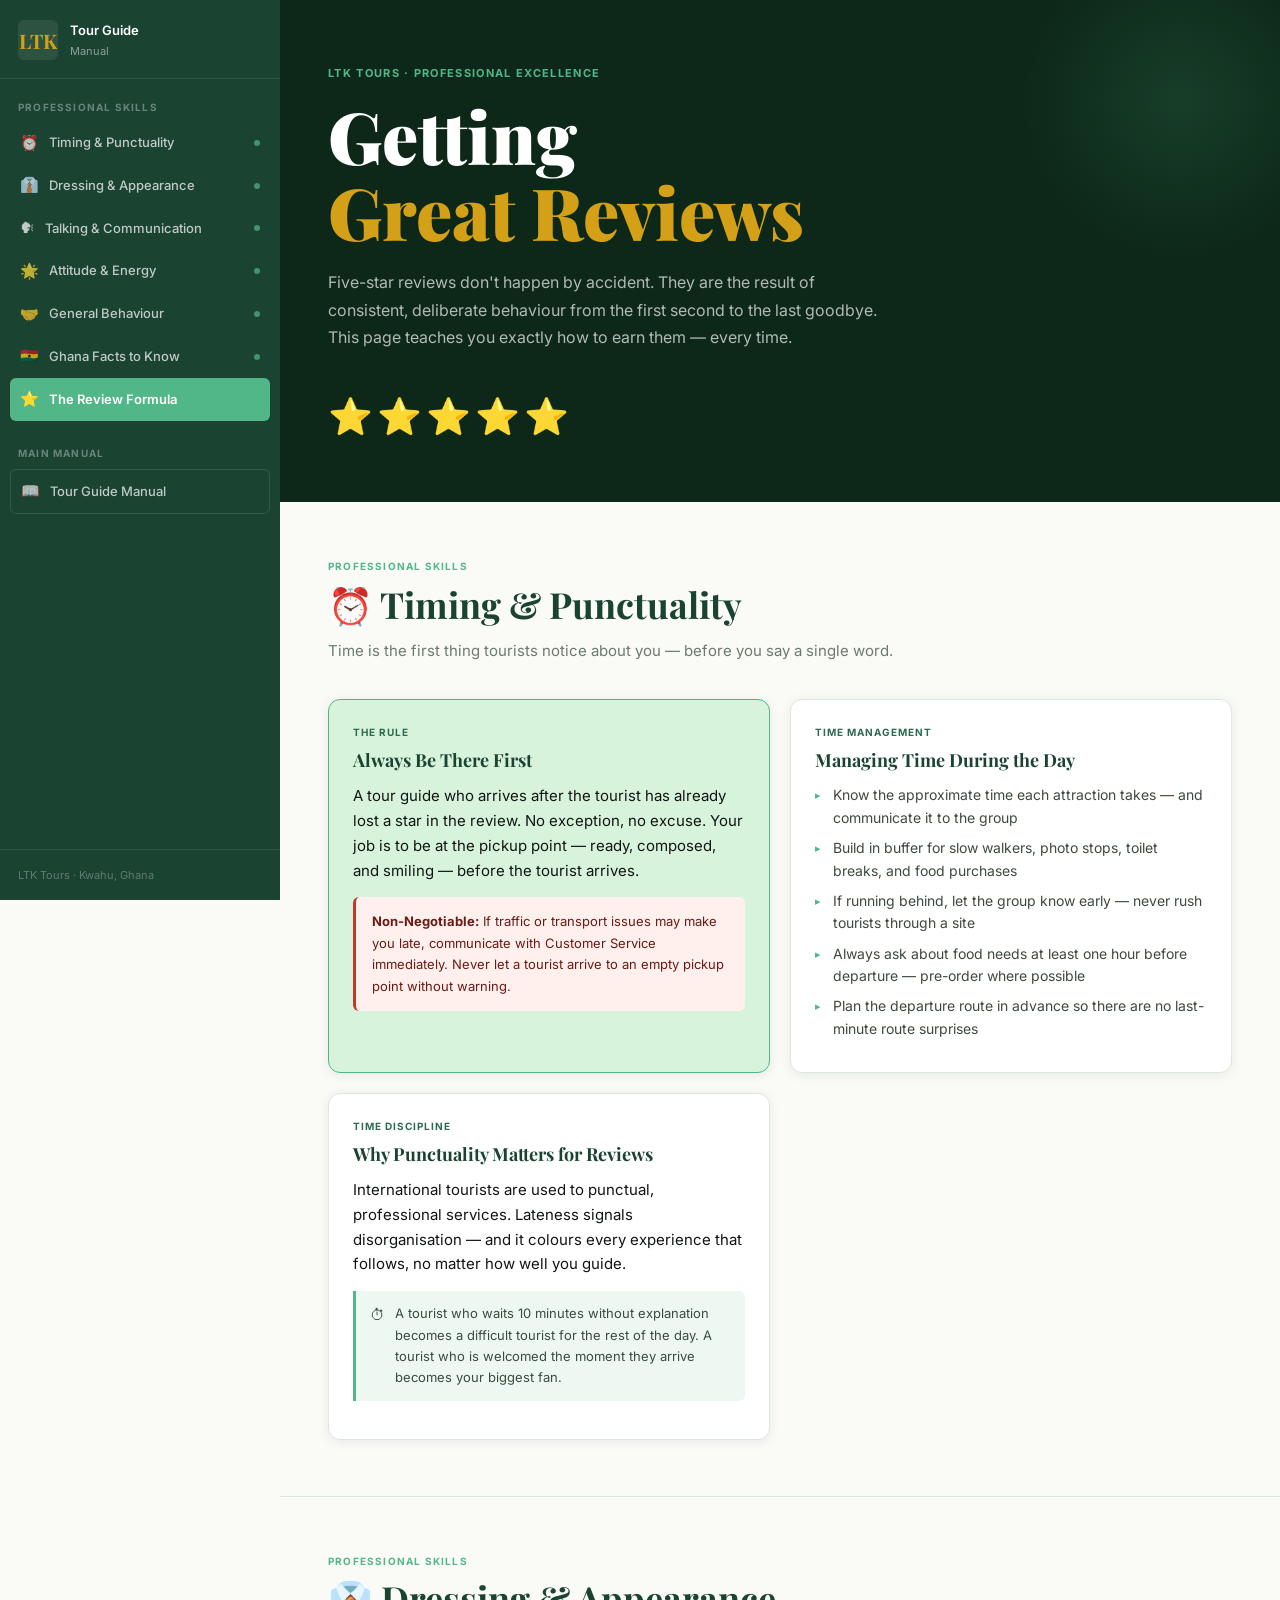
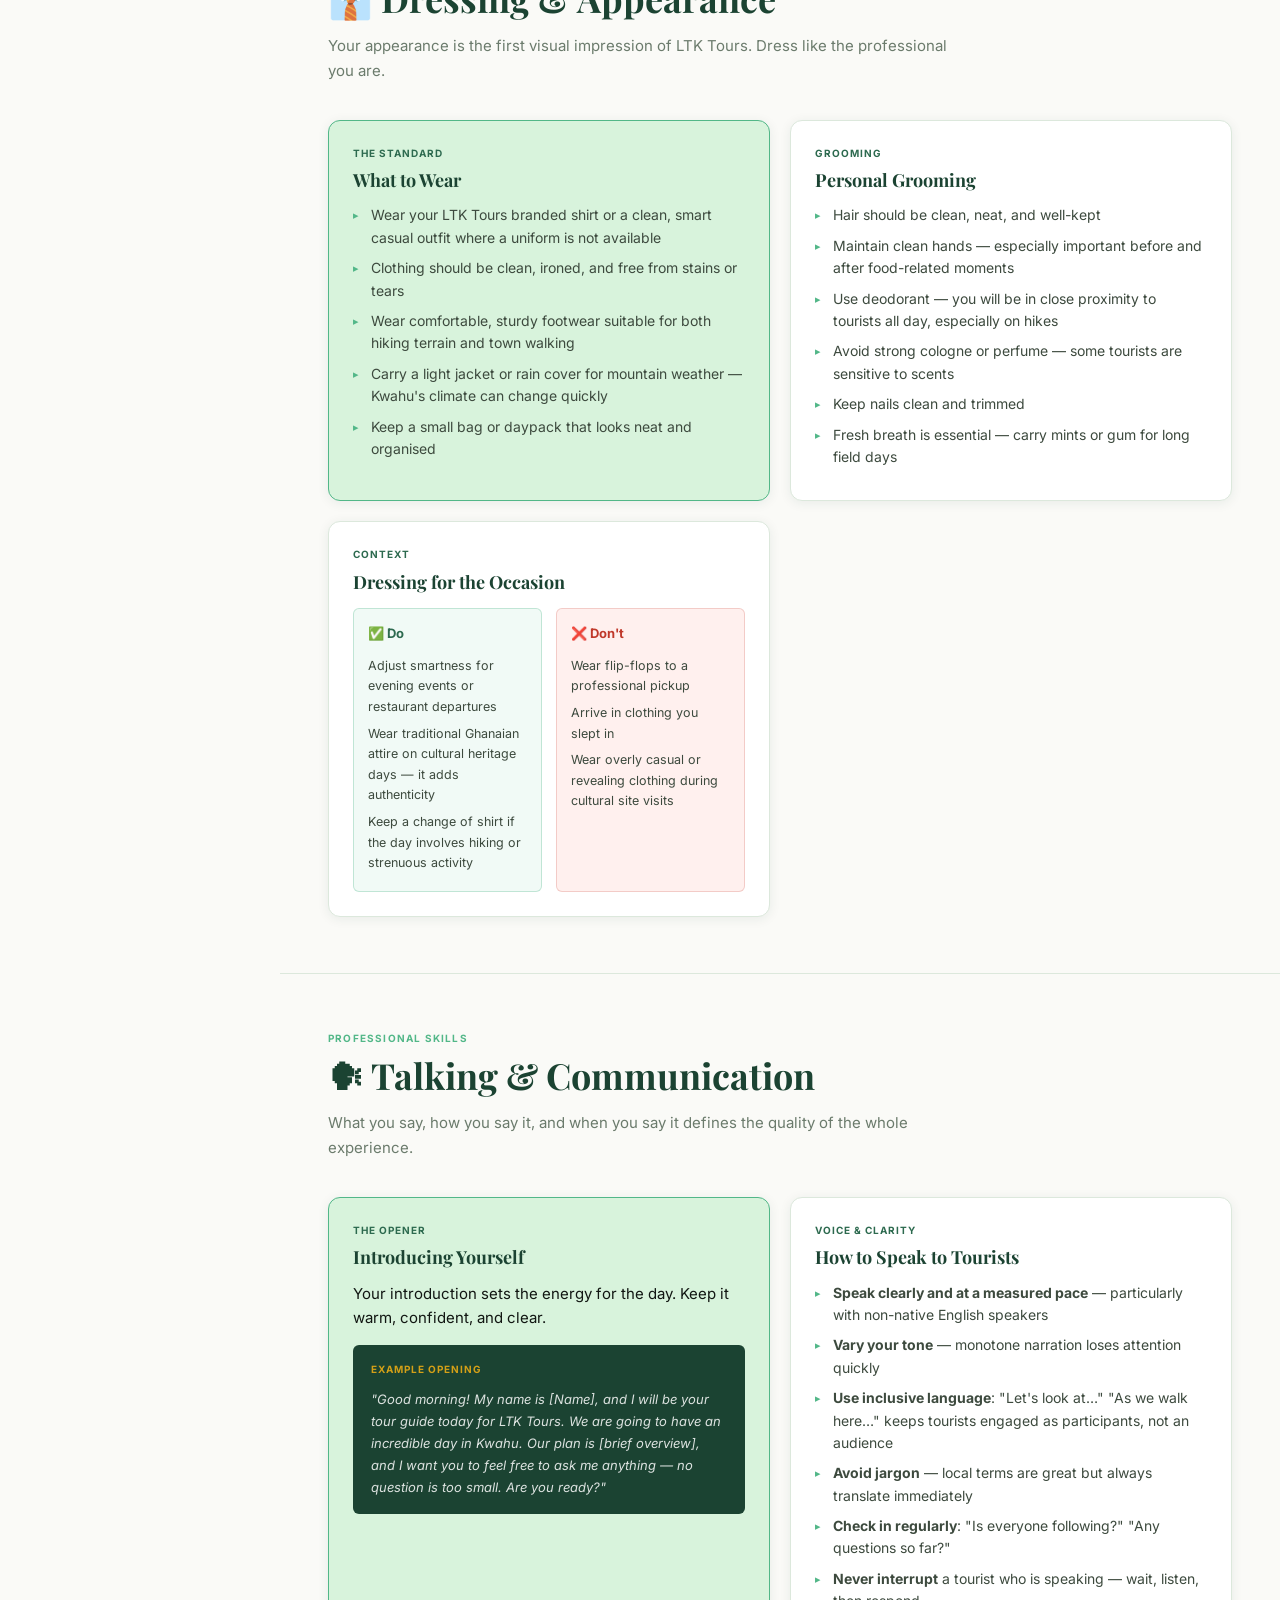
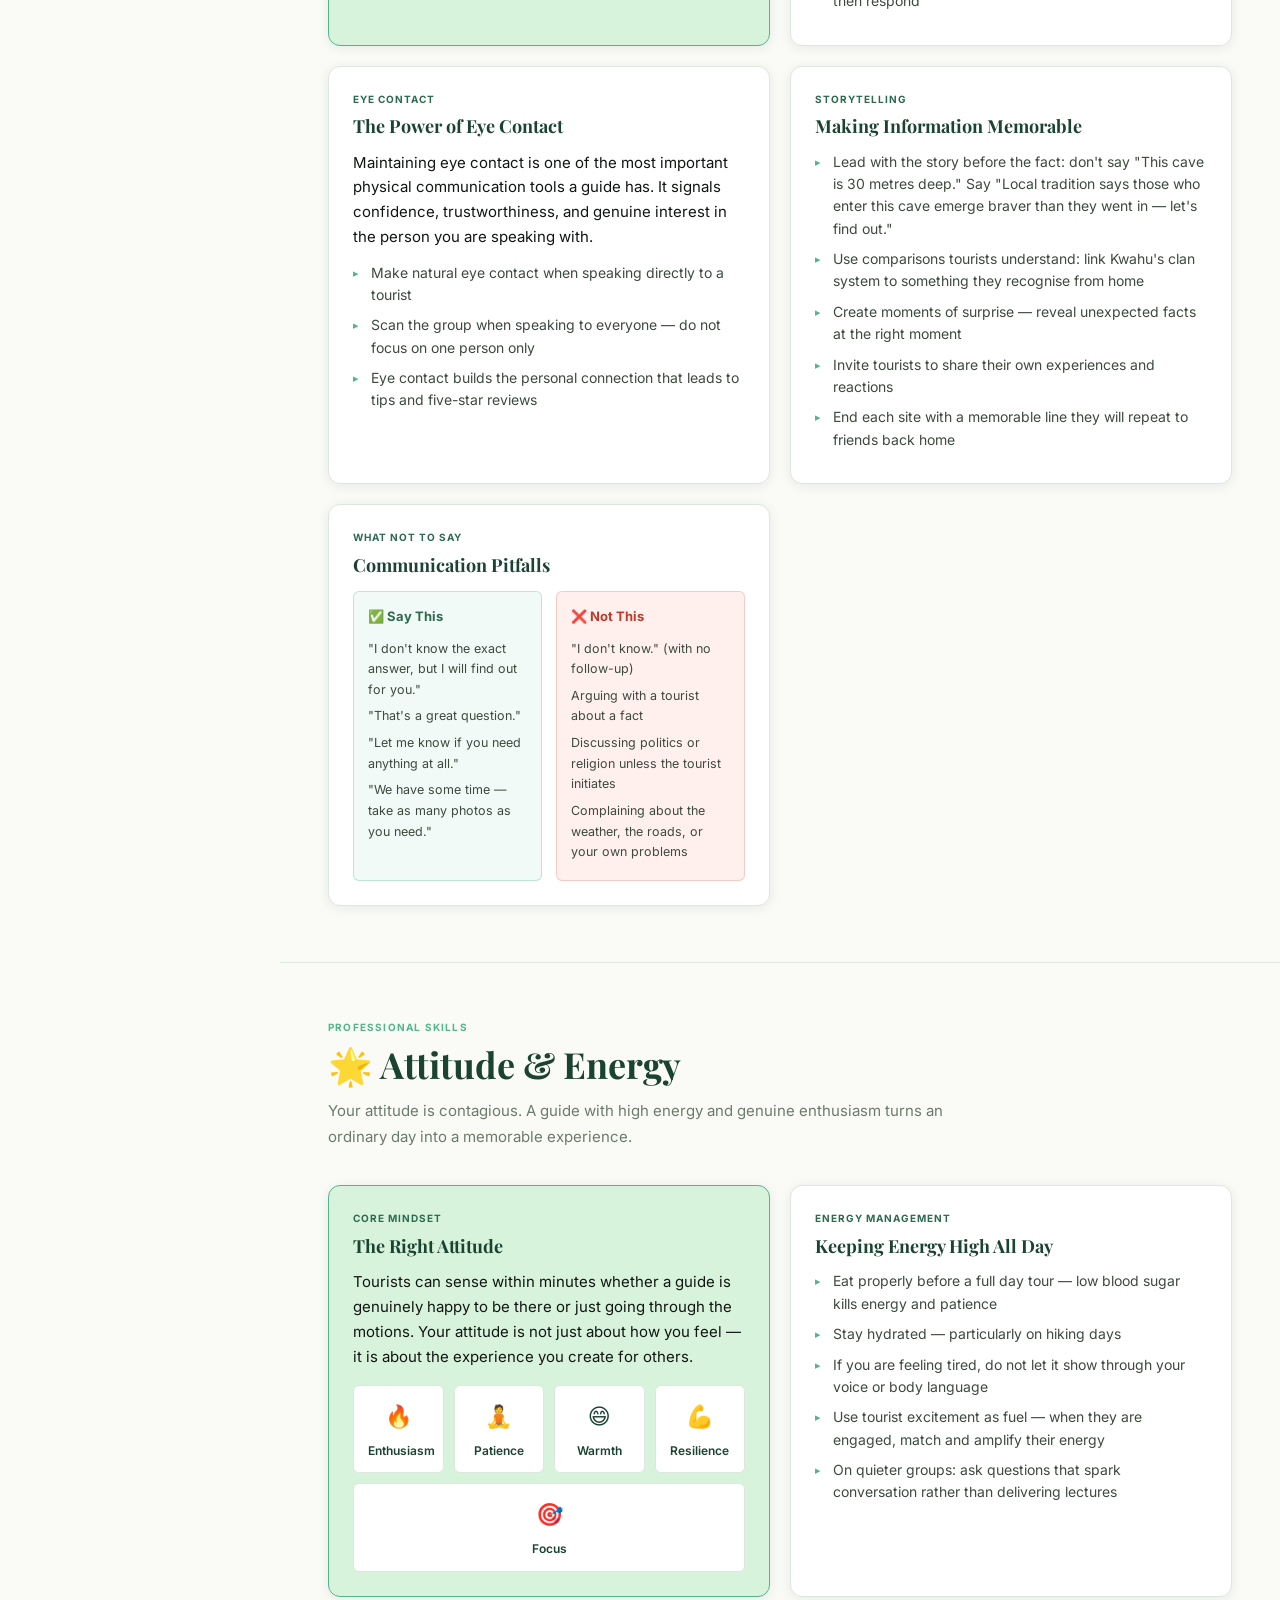
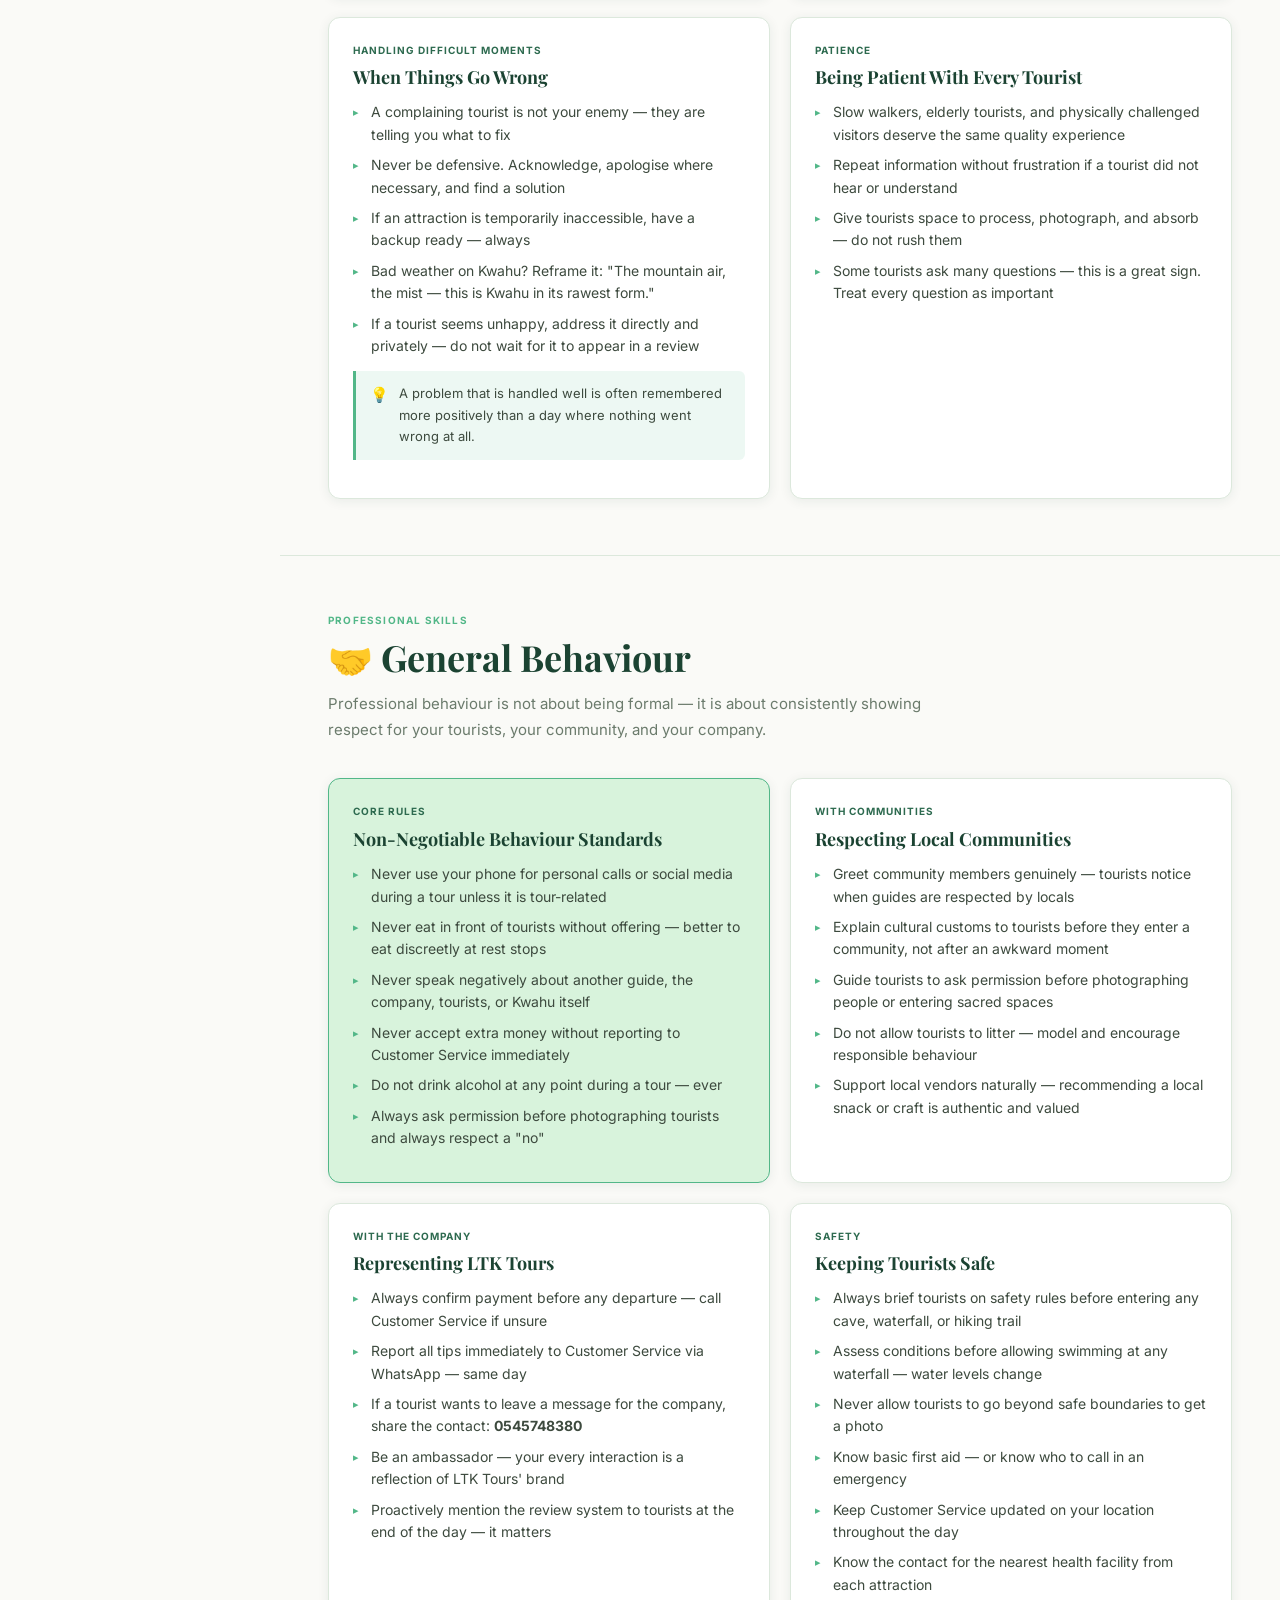
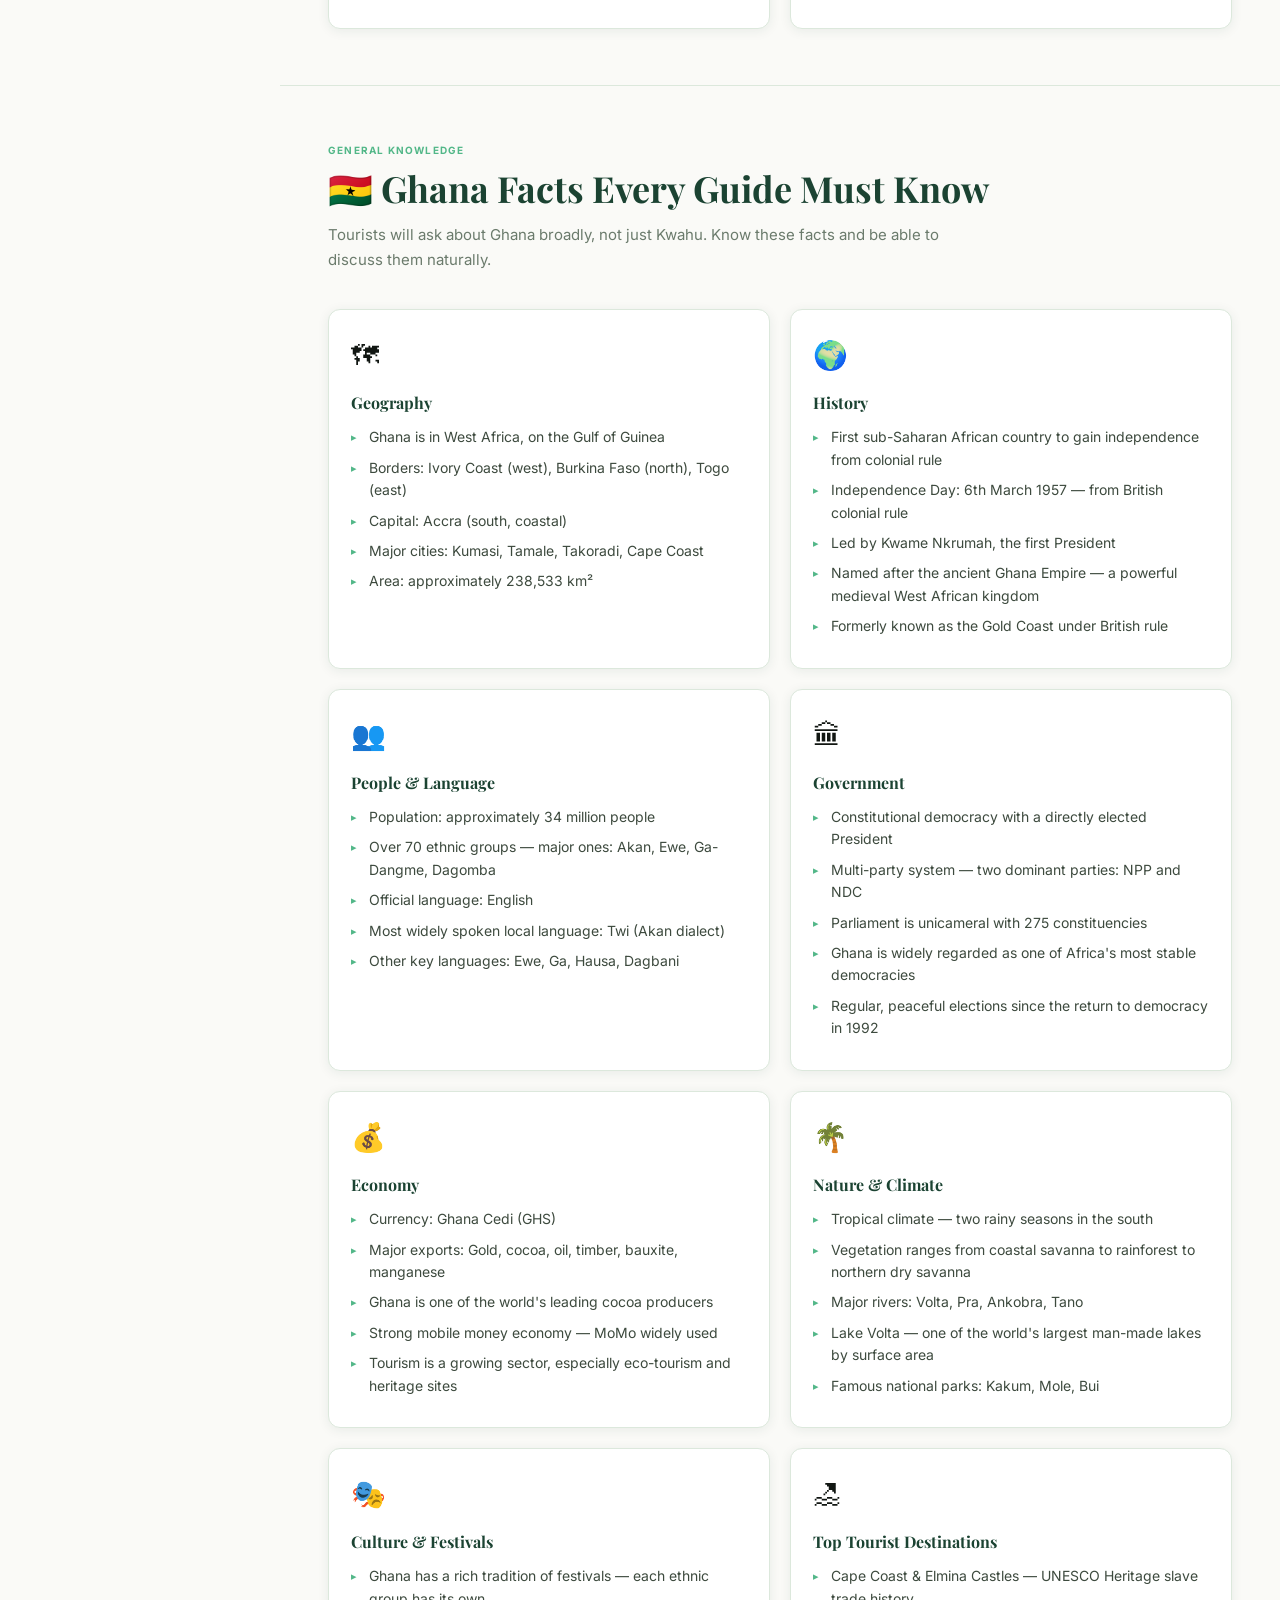
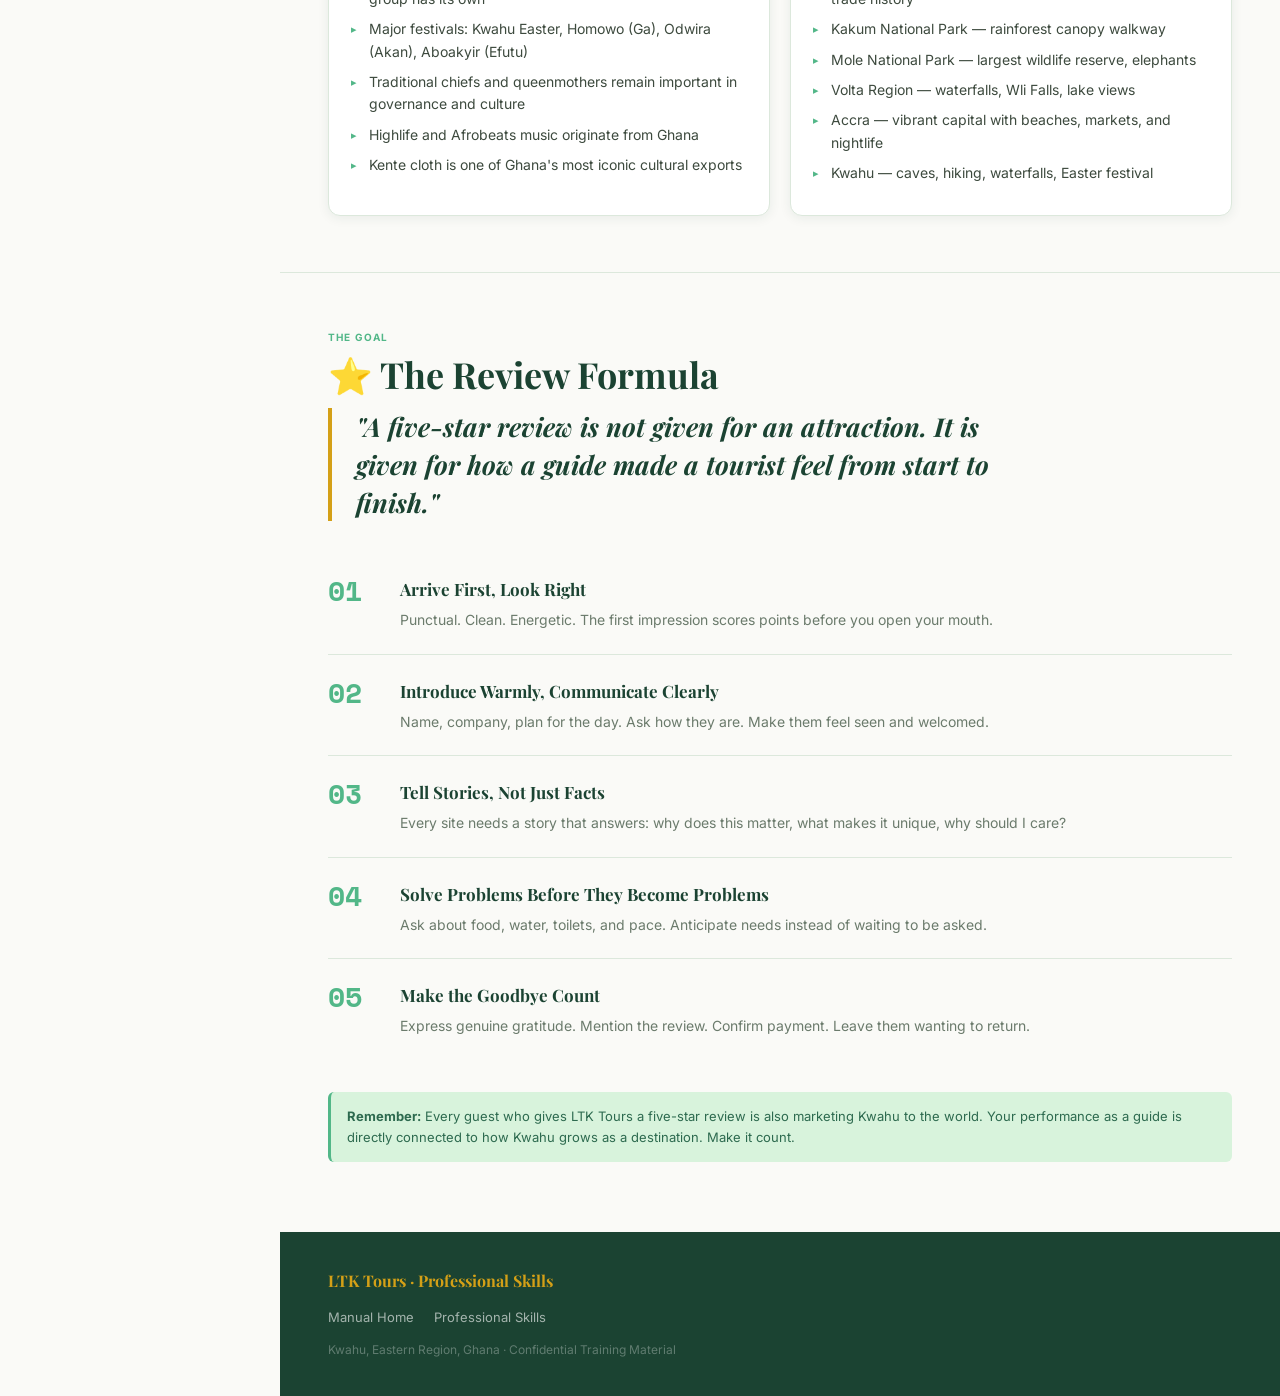
<file: professional.html>
<!DOCTYPE html>
<html lang="en">
<head>
  <meta charset="UTF-8" />
  <meta name="viewport" content="width=device-width, initial-scale=1.0" />
  <title>Getting Great Reviews — LTK Tour Guide</title>
  <link rel="icon" href="ltk-logo.jpg" type="image/jpeg" />
  <link rel="apple-touch-icon" href="ltk-logo.jpg" />
  <meta property="og:title" content="Getting Great Reviews — LTK Tour Guide" />
  <meta property="og:description" content="Professional skills and review guidance for LTK Tours guides." />
  <meta property="og:image" content="ltk logo.jpg" />
  <meta property="og:type" content="website" />
  <meta name="twitter:card" content="summary_large_image" />
  <meta name="twitter:title" content="Getting Great Reviews — LTK Tour Guide" />
  <meta name="twitter:description" content="Professional skills and review guidance for LTK Tours guides." />
  <meta name="twitter:image" content="ltk logo.jpg" />
  <link rel="stylesheet" href="style.css" />
  <link href="https://fonts.googleapis.com/css2?family=Playfair+Display:wght@700;900&family=Inter:wght@400;500;600&family=Space+Mono:wght@400;700&display=swap" rel="stylesheet" />
</head>
<body>

  <!-- ── SIDEBAR ────────────────────────────────────────────────────────── -->
  <nav class="sidebar" id="sidebar">
    <div class="sidebar-header">
      <div class="logo-mark">LTK</div>
      <div class="logo-text">
        <span class="logo-title">Tour Guide</span>
        <span class="logo-sub">Manual</span>
      </div>
      <button class="sidebar-close" id="sidebarClose" aria-label="Close menu">✕</button>
    </div>

    <div class="nav-section-label">Professional Skills</div>
    <ul class="nav-list">
      <li><a href="#timing" class="nav-link active" data-section="timing">
        <span class="nav-icon">⏰</span> Timing & Punctuality
      </a></li>
      <li><a href="#dressing" class="nav-link" data-section="dressing">
        <span class="nav-icon">👔</span> Dressing & Appearance
      </a></li>
      <li><a href="#talking" class="nav-link" data-section="talking">
        <span class="nav-icon">🗣</span> Talking & Communication
      </a></li>
      <li><a href="#attitude" class="nav-link" data-section="attitude">
        <span class="nav-icon">🌟</span> Attitude & Energy
      </a></li>
      <li><a href="#behaviour" class="nav-link" data-section="behaviour">
        <span class="nav-icon">🤝</span> General Behaviour
      </a></li>
      <li><a href="#ghana-facts" class="nav-link" data-section="ghana-facts">
        <span class="nav-icon">🇬🇭</span> Ghana Facts to Know
      </a></li>
      <li><a href="#reviews" class="nav-link" data-section="reviews">
        <span class="nav-icon">⭐</span> The Review Formula
      </a></li>
    </ul>

    <div class="nav-section-label">Main Manual</div>
    <ul class="nav-list">
      <li><a href="index.html" class="nav-link nav-link-page">
        <span class="nav-icon">📖</span> Tour Guide Manual
      </a></li>
    </ul>

    <div class="sidebar-footer">
      <div class="sidebar-footer-text">LTK Tours · Kwahu, Ghana</div>
    </div>
  </nav>

  <!-- ── MOBILE TOP BAR ─────────────────────────────────────────────────── -->
  <header class="topbar">
    <button class="hamburger" id="hamburger" aria-label="Open menu">
      <span></span><span></span><span></span>
    </button>
    <div class="topbar-title">Professional Skills</div>
    <a href="index.html" class="topbar-cta">← Manual</a>
  </header>

  <!-- ── OVERLAY ────────────────────────────────────────────────────────── -->
  <div class="overlay" id="overlay"></div>

  <!-- ── MAIN CONTENT ───────────────────────────────────────────────────── -->
  <main class="main" id="main">

    <!-- HERO -->
    <section class="hero hero--pro">
      <div class="hero-eyebrow">LTK Tours · Professional Excellence</div>
      <h1 class="hero-title">Getting<br><em>Great Reviews</em></h1>
      <p class="hero-sub">Five-star reviews don't happen by accident. They are the result of consistent, deliberate behaviour from the first second to the last goodbye. This page teaches you exactly how to earn them — every time.</p>
      <div class="star-display">⭐⭐⭐⭐⭐</div>
    </section>

    <!-- ── TIMING ────────────────────────────────────────────────────────── -->
    <section class="content-section" id="timing">
      <div class="section-label">Professional Skills</div>
      <h2 class="section-title">⏰ Timing & Punctuality</h2>
      <p class="section-intro">Time is the first thing tourists notice about you — before you say a single word.</p>

      <div class="card-grid">

        <div class="card card--accent">
          <div class="card-tag">The Rule</div>
          <h3 class="card-title">Always Be There First</h3>
          <p>A tour guide who arrives after the tourist has already lost a star in the review. No exception, no excuse. Your job is to be at the pickup point — ready, composed, and smiling — before the tourist arrives.</p>
          <div class="callout callout--red">
            <strong>Non-Negotiable:</strong> If traffic or transport issues may make you late, communicate with Customer Service immediately. Never let a tourist arrive to an empty pickup point without warning.
          </div>
        </div>

        <div class="card">
          <div class="card-tag">Time Management</div>
          <h3 class="card-title">Managing Time During the Day</h3>
          <ul class="content-list">
            <li>Know the approximate time each attraction takes — and communicate it to the group</li>
            <li>Build in buffer for slow walkers, photo stops, toilet breaks, and food purchases</li>
            <li>If running behind, let the group know early — never rush tourists through a site</li>
            <li>Always ask about food needs at least one hour before departure — pre-order where possible</li>
            <li>Plan the departure route in advance so there are no last-minute route surprises</li>
          </ul>
        </div>

        <div class="card">
          <div class="card-tag">Time Discipline</div>
          <h3 class="card-title">Why Punctuality Matters for Reviews</h3>
          <p>International tourists are used to punctual, professional services. Lateness signals disorganisation — and it colours every experience that follows, no matter how well you guide.</p>
          <div class="tip-box">
            <span class="tip-icon">⏱</span>
            <p>A tourist who waits 10 minutes without explanation becomes a difficult tourist for the rest of the day. A tourist who is welcomed the moment they arrive becomes your biggest fan.</p>
          </div>
        </div>

      </div>
    </section>

    <!-- ── DRESSING ───────────────────────────────────────────────────────── -->
    <section class="content-section" id="dressing">
      <div class="section-label">Professional Skills</div>
      <h2 class="section-title">👔 Dressing & Appearance</h2>
      <p class="section-intro">Your appearance is the first visual impression of LTK Tours. Dress like the professional you are.</p>

      <div class="card-grid">

        <div class="card card--accent">
          <div class="card-tag">The Standard</div>
          <h3 class="card-title">What to Wear</h3>
          <ul class="content-list">
            <li>Wear your LTK Tours branded shirt or a clean, smart casual outfit where a uniform is not available</li>
            <li>Clothing should be clean, ironed, and free from stains or tears</li>
            <li>Wear comfortable, sturdy footwear suitable for both hiking terrain and town walking</li>
            <li>Carry a light jacket or rain cover for mountain weather — Kwahu's climate can change quickly</li>
            <li>Keep a small bag or daypack that looks neat and organised</li>
          </ul>
        </div>

        <div class="card">
          <div class="card-tag">Grooming</div>
          <h3 class="card-title">Personal Grooming</h3>
          <ul class="content-list">
            <li>Hair should be clean, neat, and well-kept</li>
            <li>Maintain clean hands — especially important before and after food-related moments</li>
            <li>Use deodorant — you will be in close proximity to tourists all day, especially on hikes</li>
            <li>Avoid strong cologne or perfume — some tourists are sensitive to scents</li>
            <li>Keep nails clean and trimmed</li>
            <li>Fresh breath is essential — carry mints or gum for long field days</li>
          </ul>
        </div>

        <div class="card">
          <div class="card-tag">Context</div>
          <h3 class="card-title">Dressing for the Occasion</h3>
          <div class="dos-donts">
            <div class="dos">
              <div class="dos-title">✅ Do</div>
              <ul>
                <li>Adjust smartness for evening events or restaurant departures</li>
                <li>Wear traditional Ghanaian attire on cultural heritage days — it adds authenticity</li>
                <li>Keep a change of shirt if the day involves hiking or strenuous activity</li>
              </ul>
            </div>
            <div class="donts">
              <div class="donts-title">❌ Don't</div>
              <ul>
                <li>Wear flip-flops to a professional pickup</li>
                <li>Arrive in clothing you slept in</li>
                <li>Wear overly casual or revealing clothing during cultural site visits</li>
              </ul>
            </div>
          </div>
        </div>

      </div>
    </section>

    <!-- ── TALKING ────────────────────────────────────────────────────────── -->
    <section class="content-section" id="talking">
      <div class="section-label">Professional Skills</div>
      <h2 class="section-title">🗣 Talking & Communication</h2>
      <p class="section-intro">What you say, how you say it, and when you say it defines the quality of the whole experience.</p>

      <div class="card-grid">

        <div class="card card--accent">
          <div class="card-tag">The Opener</div>
          <h3 class="card-title">Introducing Yourself</h3>
          <p>Your introduction sets the energy for the day. Keep it warm, confident, and clear.</p>
          <div class="script-box">
            <div class="script-label">Example Opening</div>
            <p>"Good morning! My name is [Name], and I will be your tour guide today for LTK Tours. We are going to have an incredible day in Kwahu. Our plan is [brief overview], and I want you to feel free to ask me anything — no question is too small. Are you ready?"</p>
          </div>
        </div>

        <div class="card">
          <div class="card-tag">Voice & Clarity</div>
          <h3 class="card-title">How to Speak to Tourists</h3>
          <ul class="content-list">
            <li><strong>Speak clearly and at a measured pace</strong> — particularly with non-native English speakers</li>
            <li><strong>Vary your tone</strong> — monotone narration loses attention quickly</li>
            <li><strong>Use inclusive language</strong>: "Let's look at…" "As we walk here…" keeps tourists engaged as participants, not an audience</li>
            <li><strong>Avoid jargon</strong> — local terms are great but always translate immediately</li>
            <li><strong>Check in regularly</strong>: "Is everyone following?" "Any questions so far?"</li>
            <li><strong>Never interrupt</strong> a tourist who is speaking — wait, listen, then respond</li>
          </ul>
        </div>

        <div class="card">
          <div class="card-tag">Eye Contact</div>
          <h3 class="card-title">The Power of Eye Contact</h3>
          <p>Maintaining eye contact is one of the most important physical communication tools a guide has. It signals confidence, trustworthiness, and genuine interest in the person you are speaking with.</p>
          <ul class="content-list mt-1">
            <li>Make natural eye contact when speaking directly to a tourist</li>
            <li>Scan the group when speaking to everyone — do not focus on one person only</li>
            <li>Eye contact builds the personal connection that leads to tips and five-star reviews</li>
          </ul>
        </div>

        <div class="card">
          <div class="card-tag">Storytelling</div>
          <h3 class="card-title">Making Information Memorable</h3>
          <ul class="content-list">
            <li>Lead with the story before the fact: don't say "This cave is 30 metres deep." Say "Local tradition says those who enter this cave emerge braver than they went in — let's find out."</li>
            <li>Use comparisons tourists understand: link Kwahu's clan system to something they recognise from home</li>
            <li>Create moments of surprise — reveal unexpected facts at the right moment</li>
            <li>Invite tourists to share their own experiences and reactions</li>
            <li>End each site with a memorable line they will repeat to friends back home</li>
          </ul>
        </div>

        <div class="card">
          <div class="card-tag">What Not to Say</div>
          <h3 class="card-title">Communication Pitfalls</h3>
          <div class="dos-donts">
            <div class="dos">
              <div class="dos-title">✅ Say This</div>
              <ul>
                <li>"I don't know the exact answer, but I will find out for you."</li>
                <li>"That's a great question."</li>
                <li>"Let me know if you need anything at all."</li>
                <li>"We have some time — take as many photos as you need."</li>
              </ul>
            </div>
            <div class="donts">
              <div class="donts-title">❌ Not This</div>
              <ul>
                <li>"I don't know." (with no follow-up)</li>
                <li>Arguing with a tourist about a fact</li>
                <li>Discussing politics or religion unless the tourist initiates</li>
                <li>Complaining about the weather, the roads, or your own problems</li>
              </ul>
            </div>
          </div>
        </div>

      </div>
    </section>

    <!-- ── ATTITUDE ───────────────────────────────────────────────────────── -->
    <section class="content-section" id="attitude">
      <div class="section-label">Professional Skills</div>
      <h2 class="section-title">🌟 Attitude & Energy</h2>
      <p class="section-intro">Your attitude is contagious. A guide with high energy and genuine enthusiasm turns an ordinary day into a memorable experience.</p>

      <div class="card-grid">

        <div class="card card--accent">
          <div class="card-tag">Core Mindset</div>
          <h3 class="card-title">The Right Attitude</h3>
          <p>Tourists can sense within minutes whether a guide is genuinely happy to be there or just going through the motions. Your attitude is not just about how you feel — it is about the experience you create for others.</p>
          <div class="attitude-pillars">
            <div class="pillar"><div class="pillar-icon">🔥</div><div>Enthusiasm</div></div>
            <div class="pillar"><div class="pillar-icon">🧘</div><div>Patience</div></div>
            <div class="pillar"><div class="pillar-icon">😄</div><div>Warmth</div></div>
            <div class="pillar"><div class="pillar-icon">💪</div><div>Resilience</div></div>
            <div class="pillar"><div class="pillar-icon">🎯</div><div>Focus</div></div>
          </div>
        </div>

        <div class="card">
          <div class="card-tag">Energy Management</div>
          <h3 class="card-title">Keeping Energy High All Day</h3>
          <ul class="content-list">
            <li>Eat properly before a full day tour — low blood sugar kills energy and patience</li>
            <li>Stay hydrated — particularly on hiking days</li>
            <li>If you are feeling tired, do not let it show through your voice or body language</li>
            <li>Use tourist excitement as fuel — when they are engaged, match and amplify their energy</li>
            <li>On quieter groups: ask questions that spark conversation rather than delivering lectures</li>
          </ul>
        </div>

        <div class="card">
          <div class="card-tag">Handling Difficult Moments</div>
          <h3 class="card-title">When Things Go Wrong</h3>
          <ul class="content-list">
            <li>A complaining tourist is not your enemy — they are telling you what to fix</li>
            <li>Never be defensive. Acknowledge, apologise where necessary, and find a solution</li>
            <li>If an attraction is temporarily inaccessible, have a backup ready — always</li>
            <li>Bad weather on Kwahu? Reframe it: "The mountain air, the mist — this is Kwahu in its rawest form."</li>
            <li>If a tourist seems unhappy, address it directly and privately — do not wait for it to appear in a review</li>
          </ul>
          <div class="tip-box">
            <span class="tip-icon">💡</span>
            <p>A problem that is handled well is often remembered more positively than a day where nothing went wrong at all.</p>
          </div>
        </div>

        <div class="card">
          <div class="card-tag">Patience</div>
          <h3 class="card-title">Being Patient With Every Tourist</h3>
          <ul class="content-list">
            <li>Slow walkers, elderly tourists, and physically challenged visitors deserve the same quality experience</li>
            <li>Repeat information without frustration if a tourist did not hear or understand</li>
            <li>Give tourists space to process, photograph, and absorb — do not rush them</li>
            <li>Some tourists ask many questions — this is a great sign. Treat every question as important</li>
          </ul>
        </div>

      </div>
    </section>

    <!-- ── BEHAVIOUR ──────────────────────────────────────────────────────── -->
    <section class="content-section" id="behaviour">
      <div class="section-label">Professional Skills</div>
      <h2 class="section-title">🤝 General Behaviour</h2>
      <p class="section-intro">Professional behaviour is not about being formal — it is about consistently showing respect for your tourists, your community, and your company.</p>

      <div class="card-grid">

        <div class="card card--accent">
          <div class="card-tag">Core Rules</div>
          <h3 class="card-title">Non-Negotiable Behaviour Standards</h3>
          <ul class="content-list">
            <li>Never use your phone for personal calls or social media during a tour unless it is tour-related</li>
            <li>Never eat in front of tourists without offering — better to eat discreetly at rest stops</li>
            <li>Never speak negatively about another guide, the company, tourists, or Kwahu itself</li>
            <li>Never accept extra money without reporting to Customer Service immediately</li>
            <li>Do not drink alcohol at any point during a tour — ever</li>
            <li>Always ask permission before photographing tourists and always respect a "no"</li>
          </ul>
        </div>

        <div class="card">
          <div class="card-tag">With Communities</div>
          <h3 class="card-title">Respecting Local Communities</h3>
          <ul class="content-list">
            <li>Greet community members genuinely — tourists notice when guides are respected by locals</li>
            <li>Explain cultural customs to tourists before they enter a community, not after an awkward moment</li>
            <li>Guide tourists to ask permission before photographing people or entering sacred spaces</li>
            <li>Do not allow tourists to litter — model and encourage responsible behaviour</li>
            <li>Support local vendors naturally — recommending a local snack or craft is authentic and valued</li>
          </ul>
        </div>

        <div class="card">
          <div class="card-tag">With the Company</div>
          <h3 class="card-title">Representing LTK Tours</h3>
          <ul class="content-list">
            <li>Always confirm payment before any departure — call Customer Service if unsure</li>
            <li>Report all tips immediately to Customer Service via WhatsApp — same day</li>
            <li>If a tourist wants to leave a message for the company, share the contact: <strong>0545748380</strong></li>
            <li>Be an ambassador — your every interaction is a reflection of LTK Tours' brand</li>
            <li>Proactively mention the review system to tourists at the end of the day — it matters</li>
          </ul>
        </div>

        <div class="card">
          <div class="card-tag">Safety</div>
          <h3 class="card-title">Keeping Tourists Safe</h3>
          <ul class="content-list">
            <li>Always brief tourists on safety rules before entering any cave, waterfall, or hiking trail</li>
            <li>Assess conditions before allowing swimming at any waterfall — water levels change</li>
            <li>Never allow tourists to go beyond safe boundaries to get a photo</li>
            <li>Know basic first aid — or know who to call in an emergency</li>
            <li>Keep Customer Service updated on your location throughout the day</li>
            <li>Know the contact for the nearest health facility from each attraction</li>
          </ul>
        </div>

      </div>
    </section>

    <!-- ── GHANA FACTS ────────────────────────────────────────────────────── -->
    <section class="content-section" id="ghana-facts">
      <div class="section-label">General Knowledge</div>
      <h2 class="section-title">🇬🇭 Ghana Facts Every Guide Must Know</h2>
      <p class="section-intro">Tourists will ask about Ghana broadly, not just Kwahu. Know these facts and be able to discuss them naturally.</p>

      <div class="facts-grid">

        <div class="fact-card">
          <div class="fact-card-icon">🗺</div>
          <h3>Geography</h3>
          <ul class="content-list">
            <li>Ghana is in West Africa, on the Gulf of Guinea</li>
            <li>Borders: Ivory Coast (west), Burkina Faso (north), Togo (east)</li>
            <li>Capital: Accra (south, coastal)</li>
            <li>Major cities: Kumasi, Tamale, Takoradi, Cape Coast</li>
            <li>Area: approximately 238,533 km²</li>
          </ul>
        </div>

        <div class="fact-card">
          <div class="fact-card-icon">🌍</div>
          <h3>History</h3>
          <ul class="content-list">
            <li>First sub-Saharan African country to gain independence from colonial rule</li>
            <li>Independence Day: 6th March 1957 — from British colonial rule</li>
            <li>Led by Kwame Nkrumah, the first President</li>
            <li>Named after the ancient Ghana Empire — a powerful medieval West African kingdom</li>
            <li>Formerly known as the Gold Coast under British rule</li>
          </ul>
        </div>

        <div class="fact-card">
          <div class="fact-card-icon">👥</div>
          <h3>People & Language</h3>
          <ul class="content-list">
            <li>Population: approximately 34 million people</li>
            <li>Over 70 ethnic groups — major ones: Akan, Ewe, Ga-Dangme, Dagomba</li>
            <li>Official language: English</li>
            <li>Most widely spoken local language: Twi (Akan dialect)</li>
            <li>Other key languages: Ewe, Ga, Hausa, Dagbani</li>
          </ul>
        </div>

        <div class="fact-card">
          <div class="fact-card-icon">🏛</div>
          <h3>Government</h3>
          <ul class="content-list">
            <li>Constitutional democracy with a directly elected President</li>
            <li>Multi-party system — two dominant parties: NPP and NDC</li>
            <li>Parliament is unicameral with 275 constituencies</li>
            <li>Ghana is widely regarded as one of Africa's most stable democracies</li>
            <li>Regular, peaceful elections since the return to democracy in 1992</li>
          </ul>
        </div>

        <div class="fact-card">
          <div class="fact-card-icon">💰</div>
          <h3>Economy</h3>
          <ul class="content-list">
            <li>Currency: Ghana Cedi (GHS)</li>
            <li>Major exports: Gold, cocoa, oil, timber, bauxite, manganese</li>
            <li>Ghana is one of the world's leading cocoa producers</li>
            <li>Strong mobile money economy — MoMo widely used</li>
            <li>Tourism is a growing sector, especially eco-tourism and heritage sites</li>
          </ul>
        </div>

        <div class="fact-card">
          <div class="fact-card-icon">🌴</div>
          <h3>Nature & Climate</h3>
          <ul class="content-list">
            <li>Tropical climate — two rainy seasons in the south</li>
            <li>Vegetation ranges from coastal savanna to rainforest to northern dry savanna</li>
            <li>Major rivers: Volta, Pra, Ankobra, Tano</li>
            <li>Lake Volta — one of the world's largest man-made lakes by surface area</li>
            <li>Famous national parks: Kakum, Mole, Bui</li>
          </ul>
        </div>

        <div class="fact-card">
          <div class="fact-card-icon">🎭</div>
          <h3>Culture & Festivals</h3>
          <ul class="content-list">
            <li>Ghana has a rich tradition of festivals — each ethnic group has its own</li>
            <li>Major festivals: Kwahu Easter, Homowo (Ga), Odwira (Akan), Aboakyir (Efutu)</li>
            <li>Traditional chiefs and queenmothers remain important in governance and culture</li>
            <li>Highlife and Afrobeats music originate from Ghana</li>
            <li>Kente cloth is one of Ghana's most iconic cultural exports</li>
          </ul>
        </div>

        <div class="fact-card">
          <div class="fact-card-icon">🏖</div>
          <h3>Top Tourist Destinations</h3>
          <ul class="content-list">
            <li>Cape Coast & Elmina Castles — UNESCO Heritage slave trade history</li>
            <li>Kakum National Park — rainforest canopy walkway</li>
            <li>Mole National Park — largest wildlife reserve, elephants</li>
            <li>Volta Region — waterfalls, Wli Falls, lake views</li>
            <li>Accra — vibrant capital with beaches, markets, and nightlife</li>
            <li>Kwahu — caves, hiking, waterfalls, Easter festival</li>
          </ul>
        </div>

      </div>
    </section>

    <!-- ── REVIEW FORMULA ─────────────────────────────────────────────────── -->
    <section class="content-section" id="reviews">
      <div class="section-label">The Goal</div>
      <h2 class="section-title">⭐ The Review Formula</h2>

      <div class="interpretation-hero">
        <blockquote class="big-quote">
          "A five-star review is not given for an attraction. It is given for how a guide made a tourist feel from start to finish."
        </blockquote>
      </div>

      <div class="review-formula">
        <div class="formula-step">
          <div class="formula-num">01</div>
          <div class="formula-content">
            <h3>Arrive First, Look Right</h3>
            <p>Punctual. Clean. Energetic. The first impression scores points before you open your mouth.</p>
          </div>
        </div>
        <div class="formula-step">
          <div class="formula-num">02</div>
          <div class="formula-content">
            <h3>Introduce Warmly, Communicate Clearly</h3>
            <p>Name, company, plan for the day. Ask how they are. Make them feel seen and welcomed.</p>
          </div>
        </div>
        <div class="formula-step">
          <div class="formula-num">03</div>
          <div class="formula-content">
            <h3>Tell Stories, Not Just Facts</h3>
            <p>Every site needs a story that answers: why does this matter, what makes it unique, why should I care?</p>
          </div>
        </div>
        <div class="formula-step">
          <div class="formula-num">04</div>
          <div class="formula-content">
            <h3>Solve Problems Before They Become Problems</h3>
            <p>Ask about food, water, toilets, and pace. Anticipate needs instead of waiting to be asked.</p>
          </div>
        </div>
        <div class="formula-step">
          <div class="formula-num">05</div>
          <div class="formula-content">
            <h3>Make the Goodbye Count</h3>
            <p>Express genuine gratitude. Mention the review. Confirm payment. Leave them wanting to return.</p>
          </div>
        </div>
      </div>

      <div class="callout callout--green mt-2">
        <strong>Remember:</strong> Every guest who gives LTK Tours a five-star review is also marketing Kwahu to the world. Your performance as a guide is directly connected to how Kwahu grows as a destination. Make it count.
      </div>
    </section>

    <footer class="site-footer">
      <div class="footer-inner">
        <div class="footer-brand">LTK Tours · Professional Skills</div>
        <div class="footer-links">
          <a href="index.html">Manual Home</a>
          <a href="professional.html">Professional Skills</a>
        </div>
        <div class="footer-copy">Kwahu, Eastern Region, Ghana · Confidential Training Material</div>
      </div>
    </footer>

  </main>
  <button class="scroll-top-btn" type="button" aria-label="Scroll to top">↑</button>  <script src="app.js"></script>
</body>
</html>
</file>
<file: style.css>
/* ── TOKENS ────────────────────────────────────────────────────────────────── */
:root {
  --forest:   #1B4332;
  --moss:     #2D6A4F;
  --sage:     #52B788;
  --sage-lt:  #D8F3DC;
  --gold:     #D4A017;
  --gold-lt:  #FFF8E1;
  --cream:    #FAFAF7;
  --dark:     #111612;
  --mid:      #3D4A3E;
  --muted:    #6B7B6C;
  --border:   #DCE8DC;
  --red-lt:   #FFF0EE;
  --red:      #C0392B;
  --white:    #FFFFFF;

  --sidebar-w: 280px;
  --topbar-h:  56px;

  --font-display: 'Playfair Display', Georgia, serif;
  --font-body:    'Inter', system-ui, sans-serif;
  --font-mono:    'Space Mono', monospace;

  --radius-sm:  6px;
  --radius-md:  12px;
  --radius-lg:  18px;
  --shadow-card: 0 2px 12px rgba(27,67,50,0.08);
  --shadow-hover: 0 6px 24px rgba(27,67,50,0.14);
}

/* ── RESET ──────────────────────────────────────────────────────────────────── */
*, *::before, *::after { box-sizing: border-box; margin: 0; padding: 0; }
html { scroll-behavior: smooth; }
body {
  font-family: var(--font-body);
  background: var(--cream);
  color: var(--dark);
  line-height: 1.65;
  font-size: 15px;
}
a { color: var(--moss); text-decoration: none; }
a:hover { text-decoration: underline; }
ul { list-style: none; }
img { display: block; max-width: 100%; }

/* ── SIDEBAR ────────────────────────────────────────────────────────────────── */
.sidebar {
  position: fixed;
  top: 0; left: 0;
  width: var(--sidebar-w);
  height: 100vh;
  background: var(--forest);
  display: flex;
  flex-direction: column;
  overflow-y: auto;
  z-index: 100;
  transition: transform 0.3s cubic-bezier(0.4,0,0.2,1);
}

.sidebar-header {
  display: flex;
  align-items: center;
  gap: 12px;
  padding: 20px 18px 18px;
  border-bottom: 1px solid rgba(255,255,255,0.08);
  flex-shrink: 0;
}

.logo-mark {
  font-family: var(--font-display);
  font-size: 20px;
  font-weight: 700;
  color: var(--gold);
  background: rgba(255,255,255,0.08);
  width: 40px; height: 40px;
  border-radius: var(--radius-sm);
  display: flex; align-items: center; justify-content: center;
  flex-shrink: 0;
}

.logo-text { flex: 1; }
.logo-title { display: block; font-size: 13px; font-weight: 600; color: #fff; }
.logo-sub   { display: block; font-size: 11px; color: rgba(255,255,255,0.5); }

.sidebar-close {
  background: none; border: none;
  color: rgba(255,255,255,0.5);
  font-size: 16px; cursor: pointer;
  display: none;
  padding: 4px;
}

.nav-section-label {
  font-size: 10px;
  font-weight: 700;
  letter-spacing: 0.12em;
  text-transform: uppercase;
  color: rgba(255,255,255,0.35);
  padding: 20px 18px 6px;
}

.nav-list { padding: 0 10px 4px; }

.nav-link {
  display: flex;
  align-items: center;
  gap: 10px;
  padding: 9px 10px;
  border-radius: var(--radius-sm);
  font-size: 13px;
  font-weight: 500;
  color: rgba(255,255,255,0.72);
  transition: background 0.15s, color 0.15s;
  text-decoration: none;
}
.nav-link:hover { background: rgba(255,255,255,0.08); color: #fff; text-decoration: none; }
.nav-link.active { background: var(--sage); color: #fff; font-weight: 600; }
.nav-link-page { border: 1px solid rgba(255,255,255,0.12); margin-top: 2px; }

.nav-icon { font-size: 15px; flex-shrink: 0; }

.nav-badge {
  margin-left: auto;
  background: var(--gold);
  color: var(--dark);
  font-size: 9px;
  font-weight: 700;
  padding: 2px 6px;
  border-radius: 20px;
  letter-spacing: 0.04em;
}

.sidebar-footer {
  margin-top: auto;
  padding: 16px 18px;
  border-top: 1px solid rgba(255,255,255,0.08);
}
.sidebar-footer-text { font-size: 11px; color: rgba(255,255,255,0.3); }

/* ── TOPBAR (mobile) ────────────────────────────────────────────────────────── */
.topbar {
  display: none;
  position: fixed;
  top: 0; left: 0; right: 0;
  height: var(--topbar-h);
  background: var(--forest);
  z-index: 99;
  align-items: center;
  padding: 0 16px;
  gap: 12px;
}

.hamburger {
  background: none; border: none; cursor: pointer;
  display: flex; flex-direction: column; gap: 4px;
  padding: 4px;
}
.hamburger span {
  display: block; width: 22px; height: 2px;
  background: #fff; border-radius: 2px;
  transition: transform 0.2s;
}

.topbar-title {
  flex: 1;
  font-size: 15px;
  font-weight: 600;
  color: #fff;
}

.topbar-cta {
  font-size: 12px;
  font-weight: 600;
  color: var(--gold);
  white-space: nowrap;
  text-decoration: none;
}
.topbar-cta:hover { text-decoration: underline; }

/* ── OVERLAY ────────────────────────────────────────────────────────────────── */
.overlay {
  display: none;
  position: fixed;
  inset: 0;
  background: rgba(0,0,0,0.45);
  z-index: 98;
}
.overlay.active { display: block; }

/* ── MAIN ───────────────────────────────────────────────────────────────────── */
.main {
  margin-left: var(--sidebar-w);
  min-height: 100vh;
}

.scroll-top-btn {
  position: fixed;
  bottom: 24px;
  left: 24px;
  width: 48px;
  height: 48px;
  border: none;
  border-radius: 50%;
  background: var(--gold);
  color: var(--dark);
  font-size: 24px;
  line-height: 1;
  display: grid;
  place-items: center;
  box-shadow: var(--shadow-card);
  cursor: pointer;
  opacity: 0;
  visibility: hidden;
  transform: translateY(10px);
  transition: opacity 0.2s ease, transform 0.2s ease, visibility 0.2s ease;
  z-index: 110;
}

.scroll-top-btn.show {
  opacity: 1;
  visibility: visible;
  transform: translateY(0);
}

.scroll-top-btn:hover {
  background: #b5850d;
}

@media (max-width: 900px) {
  .scroll-top-btn {
    bottom: 18px;
    left: 18px;
  }
}

/* ── HERO ───────────────────────────────────────────────────────────────────── */
.hero {
  background: var(--forest);
  padding: 64px 48px 56px;
  position: relative;
  overflow: hidden;
}
.hero::before {
  content: '';
  position: absolute;
  top: -60px; right: -60px;
  width: 320px; height: 320px;
  background: radial-gradient(circle, rgba(82,183,136,0.15) 0%, transparent 70%);
  pointer-events: none;
}
.hero--pro { background: #0D2818; }

.hero-eyebrow {
  font-size: 11px;
  font-weight: 700;
  letter-spacing: 0.12em;
  text-transform: uppercase;
  color: var(--sage);
  margin-bottom: 16px;
}

.hero-title {
  font-family: var(--font-display);
  font-size: clamp(40px, 6vw, 72px);
  font-weight: 900;
  color: #fff;
  line-height: 1.05;
  margin-bottom: 20px;
}
.hero-title em { color: var(--gold); font-style: normal; }

.hero-sub {
  font-size: 16px;
  color: rgba(255,255,255,0.68);
  max-width: 560px;
  line-height: 1.7;
  margin-bottom: 36px;
}

.hero-stats {
  display: flex;
  gap: 32px;
  flex-wrap: wrap;
  margin-bottom: 28px;
}
.stat { display: flex; flex-direction: column; }
.stat-num {
  font-family: var(--font-display);
  font-size: 32px;
  font-weight: 700;
  color: var(--gold);
  line-height: 1;
}
.stat-label {
  font-size: 11px;
  color: rgba(255,255,255,0.45);
  margin-top: 4px;
  text-transform: uppercase;
  letter-spacing: 0.08em;
}

.hero-cta-secondary {
  display: inline-block;
  font-size: 13px;
  font-weight: 600;
  color: var(--sage);
  text-decoration: none;
  border-bottom: 1px solid rgba(82,183,136,0.4);
  padding-bottom: 2px;
  transition: color 0.15s, border-color 0.15s;
}
.hero-cta-secondary:hover { color: var(--gold); border-color: var(--gold); text-decoration: none; }

.star-display {
  font-size: 36px;
  margin-top: 8px;
  letter-spacing: 4px;
}

/* ── CONTENT SECTIONS ───────────────────────────────────────────────────────── */
.content-section {
  padding: 56px 48px;
  border-bottom: 1px solid var(--border);
}
.content-section:last-of-type { border-bottom: none; }

.section-label {
  font-size: 10px;
  font-weight: 700;
  letter-spacing: 0.12em;
  text-transform: uppercase;
  color: var(--sage);
  margin-bottom: 8px;
}

.section-title {
  font-family: var(--font-display);
  font-size: clamp(24px, 3vw, 36px);
  font-weight: 700;
  color: var(--forest);
  margin-bottom: 12px;
  line-height: 1.2;
}

.section-intro {
  font-size: 15px;
  color: var(--muted);
  max-width: 640px;
  margin-bottom: 36px;
  line-height: 1.7;
}

/* ── CARDS ──────────────────────────────────────────────────────────────────── */
.card-grid {
  display: grid;
  grid-template-columns: repeat(auto-fill, minmax(320px, 1fr));
  gap: 20px;
}

.card {
  background: var(--white);
  border: 1px solid var(--border);
  border-radius: var(--radius-md);
  padding: 24px;
  box-shadow: var(--shadow-card);
  transition: box-shadow 0.2s, transform 0.2s;
}
.card:hover { box-shadow: var(--shadow-hover); transform: translateY(-2px); }

.card--accent {
  background: var(--sage-lt);
  border-color: var(--sage);
}

.card-tag {
  font-size: 10px;
  font-weight: 700;
  letter-spacing: 0.1em;
  text-transform: uppercase;
  color: var(--moss);
  margin-bottom: 8px;
}

.card-title {
  font-family: var(--font-display);
  font-size: 18px;
  font-weight: 700;
  color: var(--forest);
  margin-bottom: 12px;
  line-height: 1.3;
}

/* ── TIP BOX ────────────────────────────────────────────────────────────────── */
.tip-box {
  display: flex;
  gap: 10px;
  background: rgba(82,183,136,0.1);
  border-left: 3px solid var(--sage);
  border-radius: 0 var(--radius-sm) var(--radius-sm) 0;
  padding: 12px 14px;
  margin: 14px 0;
  font-size: 13px;
  color: var(--mid);
}
.tip-icon { flex-shrink: 0; font-size: 15px; }

/* ── CALLOUTS ───────────────────────────────────────────────────────────────── */
.callout {
  border-radius: var(--radius-sm);
  padding: 14px 16px;
  font-size: 13px;
  margin: 14px 0;
}
.callout--gold {
  background: var(--gold-lt);
  border-left: 3px solid var(--gold);
  color: #5a4000;
}
.callout--red {
  background: var(--red-lt);
  border-left: 3px solid var(--red);
  color: #6B1A14;
}
.callout--green {
  background: var(--sage-lt);
  border-left: 3px solid var(--sage);
  color: var(--moss);
}

/* ── CONTENT LIST ───────────────────────────────────────────────────────────── */
.content-list { margin: 8px 0; }
.content-list li {
  position: relative;
  padding-left: 18px;
  margin-bottom: 8px;
  font-size: 14px;
  color: var(--mid);
  line-height: 1.6;
}
.content-list li::before {
  content: '▸';
  position: absolute;
  left: 0;
  color: var(--sage);
  font-size: 11px;
  top: 3px;
}

/* ── ROUTE CARDS ────────────────────────────────────────────────────────────── */
.route-list { display: flex; flex-direction: column; gap: 20px; }

.route-card {
  background: var(--white);
  border: 1px solid var(--border);
  border-radius: var(--radius-md);
  padding: 24px;
  box-shadow: var(--shadow-card);
}
.route-card--highlight {
  background: var(--forest);
  border-color: var(--forest);
  color: rgba(255,255,255,0.85);
}
.route-card--highlight h3 { color: var(--gold); }
.route-card--highlight p { color: rgba(255,255,255,0.75); }
.route-card--highlight .content-list li { color: rgba(255,255,255,0.8); }
.route-card--highlight .content-list li::before { color: var(--sage); }
.route-card--highlight .tip-box {
  background: rgba(255,255,255,0.08);
  border-left-color: var(--gold);
  color: rgba(255,255,255,0.75);
}

.route-header {
  display: flex;
  align-items: center;
  gap: 14px;
  margin-bottom: 12px;
}
.route-duration {
  background: var(--sage);
  color: #fff;
  font-size: 11px;
  font-weight: 700;
  padding: 3px 10px;
  border-radius: 20px;
  white-space: nowrap;
  flex-shrink: 0;
}
.route-card--highlight .route-duration { background: var(--gold); color: var(--dark); }
.route-name {
  font-family: var(--font-display);
  font-size: 18px;
  font-weight: 700;
  color: var(--forest);
}

.route-stops {
  display: flex;
  flex-wrap: wrap;
  align-items: center;
  gap: 6px;
  margin: 14px 0;
}
.stop {
  background: var(--sage-lt);
  color: var(--moss);
  font-size: 12px;
  font-weight: 600;
  padding: 4px 10px;
  border-radius: 20px;
}
.stop-arrow { color: var(--sage); font-size: 14px; }
.route-talk { font-size: 13px; color: var(--muted); margin-top: 10px; }

.towns-grid {
  display: flex;
  flex-wrap: wrap;
  gap: 8px;
  margin-top: 14px;
}
.town-tag {
  background: var(--forest);
  color: var(--cream);
  font-size: 12px;
  font-weight: 600;
  padding: 5px 12px;
  border-radius: 20px;
}

.route-list-simple { display: flex; flex-direction: column; gap: 10px; margin-top: 8px; }
.route-item {
  font-size: 14px;
  color: var(--mid);
  padding: 8px 12px;
  background: var(--sage-lt);
  border-radius: var(--radius-sm);
}

/* ── ROUTE NARRATION ACCORDIONS ────────────────────────────────────────────── */
.route-accordion-list { display: flex; flex-direction: column; gap: 10px; margin-top: 8px; }
.route-accordion {
  border: 1px solid var(--border);
  border-radius: var(--radius-sm);
  background: var(--cream);
  overflow: hidden;
}
.route-accordion summary {
  display: flex;
  align-items: center;
  justify-content: space-between;
  gap: 16px;
  cursor: pointer;
  list-style: none;
  padding: 14px 16px;
  color: var(--forest);
  font-family: var(--font-display);
  font-size: 16px;
  font-weight: 700;
}
.route-accordion summary::-webkit-details-marker { display: none; }
.route-accordion summary:hover { background: var(--sage-lt); }
.accordion-plus {
  position: relative;
  width: 22px;
  height: 22px;
  flex: 0 0 22px;
  border: 1px solid var(--sage);
  border-radius: 50%;
}
.accordion-plus::before,
.accordion-plus::after {
  content: '';
  position: absolute;
  top: 50%;
  left: 50%;
  width: 10px;
  height: 2px;
  background: var(--moss);
  transform: translate(-50%, -50%);
}
.accordion-plus::after { transform: translate(-50%, -50%) rotate(90deg); transition: transform 0.2s ease; }
.route-accordion[open] .accordion-plus::after { transform: translate(-50%, -50%) rotate(0deg); }
.route-accordion-content {
  border-top: 1px solid var(--border);
  padding: 20px 18px 22px;
  color: var(--mid);
}
.route-accordion-content p { margin-bottom: 12px; }
.route-accordion-content p:last-child { margin-bottom: 0; }
.route-accordion-content h4 {
  margin: 22px 0 8px;
  color: var(--forest);
  font-family: var(--font-display);
  font-size: 16px;
  line-height: 1.3;
}
.route-accordion-content h4:first-child { margin-top: 0; }
.route-accordion-content .route-lead { color: var(--muted); font-size: 14px; }
.route-accordion-content blockquote {
  margin: 16px 0;
  padding: 12px 16px;
  border-left: 3px solid var(--gold);
  background: var(--gold-lt);
  color: var(--mid);
  font-style: italic;
}

/* ── TOWNS DETAIL GRID ──────────────────────────────────────────────────────── */
.towns-detail-grid {
  display: grid;
  grid-template-columns: repeat(auto-fill, minmax(260px, 1fr));
  gap: 16px;
}

.town-card {
  background: var(--white);
  border: 1px solid var(--border);
  border-radius: var(--radius-md);
  padding: 20px;
  box-shadow: var(--shadow-card);
  transition: box-shadow 0.2s, transform 0.2s;
}
.town-card:hover { box-shadow: var(--shadow-hover); transform: translateY(-2px); }
.town-card--highlight { border-top: 3px solid var(--sage); }

.town-name {
  font-family: var(--font-display);
  font-size: 18px;
  font-weight: 700;
  color: var(--forest);
  margin-bottom: 4px;
}
.town-role {
  font-size: 10px;
  font-weight: 700;
  letter-spacing: 0.08em;
  text-transform: uppercase;
  color: var(--sage);
  margin-bottom: 10px;
}
.town-card p { font-size: 13px; color: var(--muted); line-height: 1.6; }

/* ── CLAN / FACT GRIDS ──────────────────────────────────────────────────────── */
.clans-grid {
  display: flex;
  flex-wrap: wrap;
  gap: 8px;
  margin: 10px 0;
}
.clan-tag {
  background: var(--forest);
  color: var(--cream);
  font-size: 12px;
  font-weight: 600;
  padding: 5px 12px;
  border-radius: 20px;
}

.fact-grid {
  display: grid;
  grid-template-columns: 1fr 1fr;
  gap: 10px;
  margin: 14px 0;
}
.fact-item {
  background: rgba(27,67,50,0.06);
  border-radius: var(--radius-sm);
  padding: 10px 12px;
}
.fact-val {
  display: block;
  font-size: 14px;
  font-weight: 700;
  color: var(--forest);
}
.fact-label {
  font-size: 11px;
  color: var(--muted);
  margin-top: 2px;
}

/* ── ATTRACTIONS ────────────────────────────────────────────────────────────── */
.attractions-filter {
  display: flex;
  flex-wrap: wrap;
  gap: 8px;
  margin-bottom: 28px;
}
.filter-btn {
  background: var(--white);
  border: 1px solid var(--border);
  border-radius: 20px;
  padding: 7px 16px;
  font-size: 13px;
  font-weight: 500;
  color: var(--muted);
  cursor: pointer;
  transition: background 0.15s, color 0.15s, border-color 0.15s;
}
.filter-btn:hover { border-color: var(--sage); color: var(--moss); }
.filter-btn.active { background: var(--forest); border-color: var(--forest); color: #fff; }

.attractions-grid {
  display: grid;
  grid-template-columns: repeat(auto-fill, minmax(300px, 1fr));
  gap: 20px;
}

.attraction-card {
  background: var(--white);
  border: 1px solid var(--border);
  border-radius: var(--radius-md);
  padding: 24px;
  box-shadow: var(--shadow-card);
  transition: box-shadow 0.2s, transform 0.2s, opacity 0.25s;
}
.attraction-card:hover { box-shadow: var(--shadow-hover); transform: translateY(-2px); }
.attraction-card.hidden { display: none; }

.attraction-icon { font-size: 32px; margin-bottom: 14px; }
.attraction-name {
  font-family: var(--font-display);
  font-size: 17px;
  font-weight: 700;
  color: var(--forest);
  margin-bottom: 6px;
  line-height: 1.3;
}
.attraction-type-tag {
  font-size: 10px;
  font-weight: 700;
  letter-spacing: 0.08em;
  text-transform: uppercase;
  color: var(--sage);
  margin-bottom: 10px;
}
.attraction-card p { font-size: 13px; color: var(--mid); line-height: 1.65; }

/* ── INTERPRETATION ─────────────────────────────────────────────────────────── */
.interpretation-hero {
  margin-bottom: 32px;
}
.big-quote {
  font-family: var(--font-display);
  font-size: clamp(18px, 2.5vw, 26px);
  font-weight: 700;
  color: var(--forest);
  line-height: 1.45;
  border-left: 4px solid var(--gold);
  padding-left: 24px;
  font-style: italic;
  max-width: 680px;
}

.three-questions { display: flex; flex-direction: column; gap: 12px; margin-top: 16px; }
.question-item {
  display: flex;
  align-items: center;
  gap: 14px;
}
.q-num {
  width: 32px; height: 32px;
  background: var(--forest);
  color: var(--gold);
  font-family: var(--font-mono);
  font-size: 14px;
  font-weight: 700;
  border-radius: 50%;
  display: flex; align-items: center; justify-content: center;
  flex-shrink: 0;
}
.q-text { font-size: 15px; color: var(--mid); }

/* ── ATTITUDE PILLARS ───────────────────────────────────────────────────────── */
.attitude-pillars {
  display: flex;
  gap: 10px;
  flex-wrap: wrap;
  margin-top: 16px;
}
.pillar {
  background: var(--white);
  border: 1px solid var(--border);
  border-radius: var(--radius-sm);
  padding: 12px 14px;
  text-align: center;
  flex: 1;
  min-width: 80px;
  font-size: 12px;
  font-weight: 600;
  color: var(--forest);
}
.pillar-icon { font-size: 22px; margin-bottom: 6px; }

/* ── DO's & DONT's ──────────────────────────────────────────────────────────── */
.dos-donts { display: grid; grid-template-columns: 1fr 1fr; gap: 14px; margin-top: 14px; }
.dos, .donts {
  border-radius: var(--radius-sm);
  padding: 14px;
  font-size: 13px;
}
.dos { background: rgba(82,183,136,0.08); border: 1px solid rgba(82,183,136,0.3); }
.donts { background: var(--red-lt); border: 1px solid rgba(192,57,43,0.2); }
.dos-title { font-weight: 700; color: var(--moss); margin-bottom: 8px; }
.donts-title { font-weight: 700; color: var(--red); margin-bottom: 8px; }
.dos ul, .donts ul { list-style: none; }
.dos ul li, .donts ul li {
  padding: 3px 0;
  color: var(--mid);
  font-size: 12.5px;
}

/* ── SCRIPT BOX ─────────────────────────────────────────────────────────────── */
.script-box {
  background: var(--forest);
  border-radius: var(--radius-sm);
  padding: 16px 18px;
  margin-top: 14px;
}
.script-label {
  font-size: 10px;
  font-weight: 700;
  letter-spacing: 0.1em;
  text-transform: uppercase;
  color: var(--gold);
  margin-bottom: 10px;
}
.script-box p {
  font-size: 13px;
  color: rgba(255,255,255,0.85);
  line-height: 1.7;
  font-style: italic;
}

/* ── FACTS GRID ─────────────────────────────────────────────────────────────── */
.facts-grid {
  display: grid;
  grid-template-columns: repeat(auto-fill, minmax(300px, 1fr));
  gap: 20px;
}
.fact-card {
  background: var(--white);
  border: 1px solid var(--border);
  border-radius: var(--radius-md);
  padding: 22px;
  box-shadow: var(--shadow-card);
  transition: box-shadow 0.2s;
}
.fact-card:hover { box-shadow: var(--shadow-hover); }
.fact-card-icon { font-size: 28px; margin-bottom: 12px; }
.fact-card h3 {
  font-family: var(--font-display);
  font-size: 16px;
  font-weight: 700;
  color: var(--forest);
  margin-bottom: 10px;
}

/* ── REVIEW FORMULA ─────────────────────────────────────────────────────────── */
.review-formula {
  display: flex;
  flex-direction: column;
  gap: 0;
  margin: 32px 0;
}
.formula-step {
  display: flex;
  gap: 20px;
  padding: 22px 0;
  border-bottom: 1px solid var(--border);
}
.formula-step:last-child { border-bottom: none; }
.formula-num {
  font-family: var(--font-mono);
  font-size: 28px;
  font-weight: 700;
  color: var(--sage);
  flex-shrink: 0;
  width: 52px;
  line-height: 1;
  margin-top: 2px;
}
.formula-content h3 {
  font-family: var(--font-display);
  font-size: 17px;
  font-weight: 700;
  color: var(--forest);
  margin-bottom: 6px;
}
.formula-content p { font-size: 14px; color: var(--muted); line-height: 1.6; }

/* ── FOOTER ─────────────────────────────────────────────────────────────────── */
.site-footer {
  background: var(--forest);
  padding: 36px 48px;
}
.footer-inner {
  display: flex;
  flex-direction: column;
  gap: 12px;
}
.footer-brand {
  font-family: var(--font-display);
  font-size: 16px;
  font-weight: 700;
  color: var(--gold);
}
.footer-links { display: flex; gap: 20px; }
.footer-links a { font-size: 13px; color: rgba(255,255,255,0.6); text-decoration: none; }
.footer-links a:hover { color: #fff; }
.footer-copy { font-size: 12px; color: rgba(255,255,255,0.3); }

/* ── UTILITIES ──────────────────────────────────────────────────────────────── */
.mt-1 { margin-top: 12px; }
.mt-2 { margin-top: 24px; }
.mb-1 { margin-bottom: 12px; }

/* ── RESPONSIVE ─────────────────────────────────────────────────────────────── */
@media (max-width: 900px) {
  .sidebar {
    transform: translateX(-100%);
  }
  .sidebar.open {
    transform: translateX(0);
    box-shadow: 4px 0 40px rgba(0,0,0,0.3);
  }
  .sidebar-close { display: flex; }

  .topbar { display: flex; }

  .main { margin-left: 0; padding-top: var(--topbar-h); }

  .hero { padding: 40px 24px 40px; }
  .content-section { padding: 40px 24px; }
  .site-footer { padding: 28px 24px; }

  .card-grid { grid-template-columns: 1fr; }
  .towns-detail-grid { grid-template-columns: 1fr 1fr; }
  .dos-donts { grid-template-columns: 1fr; }
}

@media (max-width: 560px) {
  .hero-stats { gap: 20px; }
  .stat-num { font-size: 26px; }
  .towns-detail-grid { grid-template-columns: 1fr; }
  .fact-grid { grid-template-columns: 1fr 1fr; }
  .attitude-pillars { justify-content: center; }
  .pillar { min-width: 70px; }
  .formula-num { font-size: 22px; width: 40px; }
  .attractions-filter { gap: 6px; }
  .filter-btn { padding: 6px 12px; font-size: 12px; }
  .route-stops { gap: 4px; }
}
</file>
